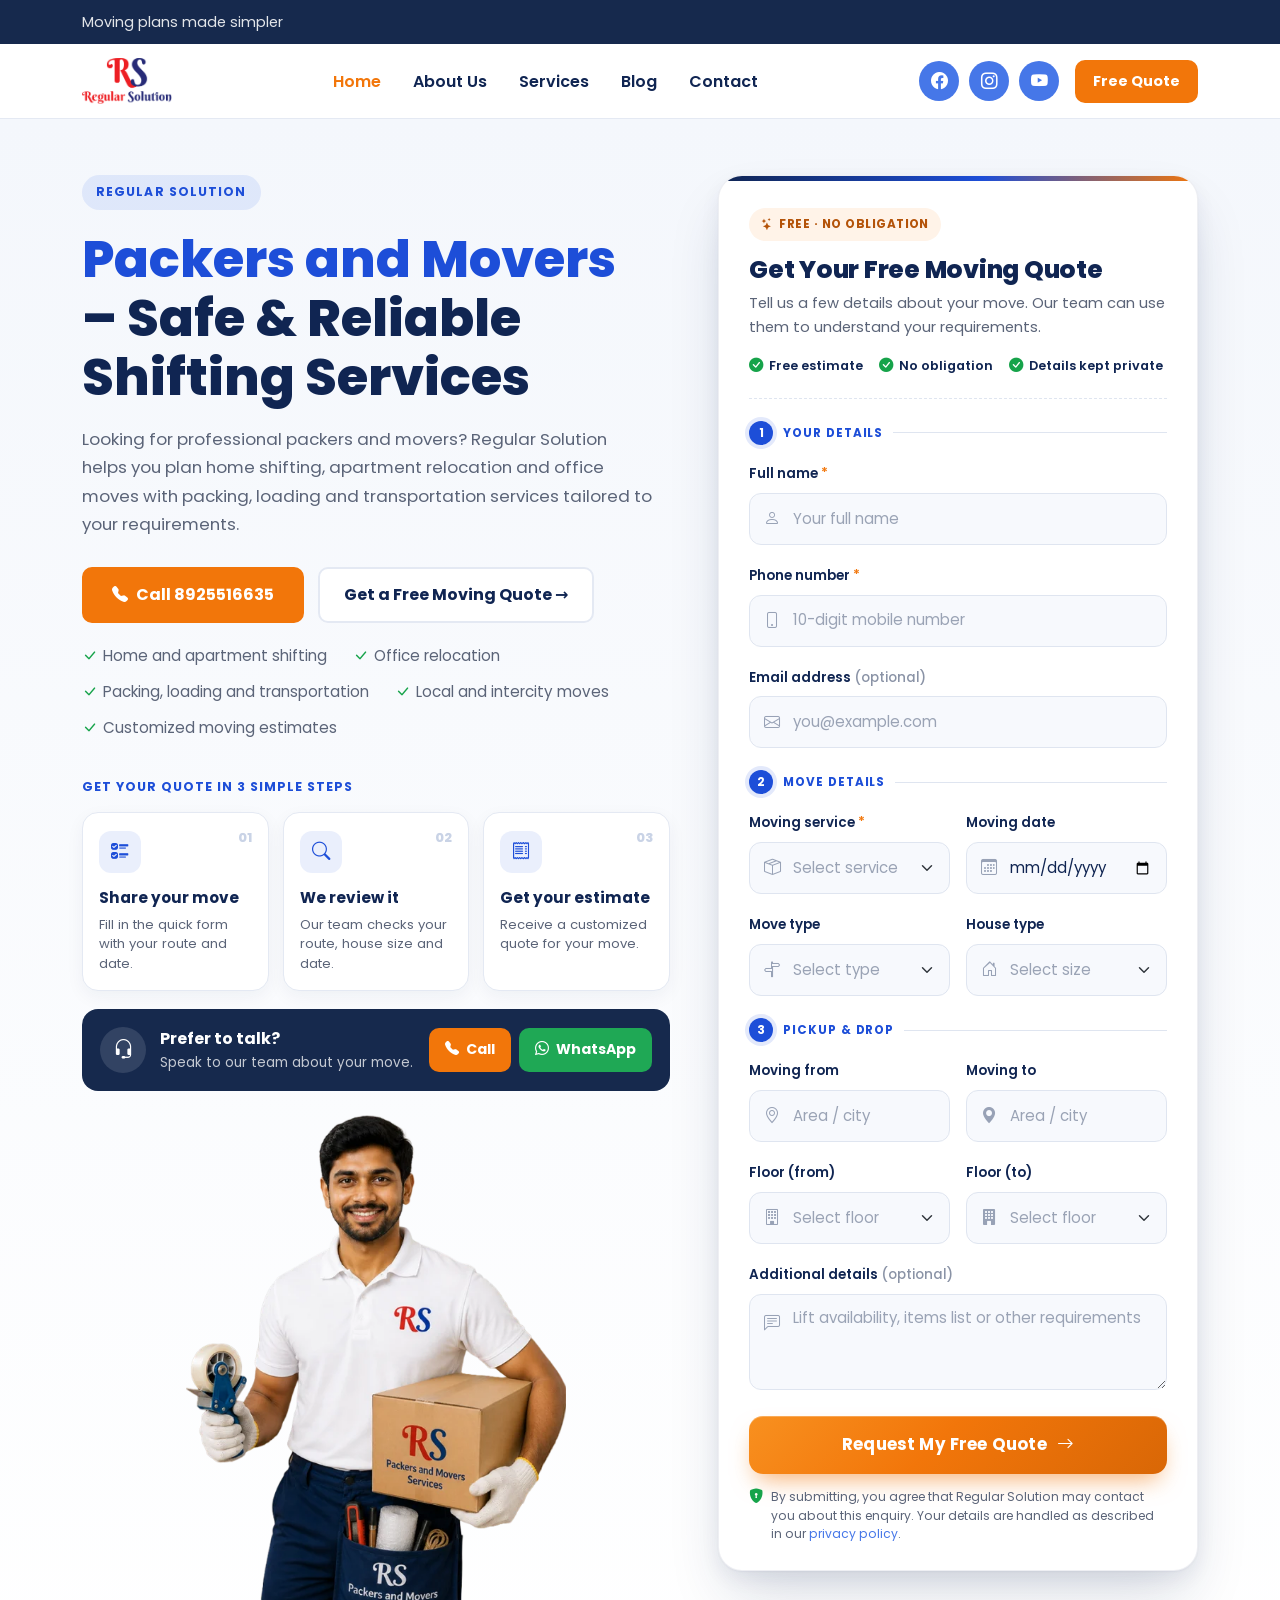
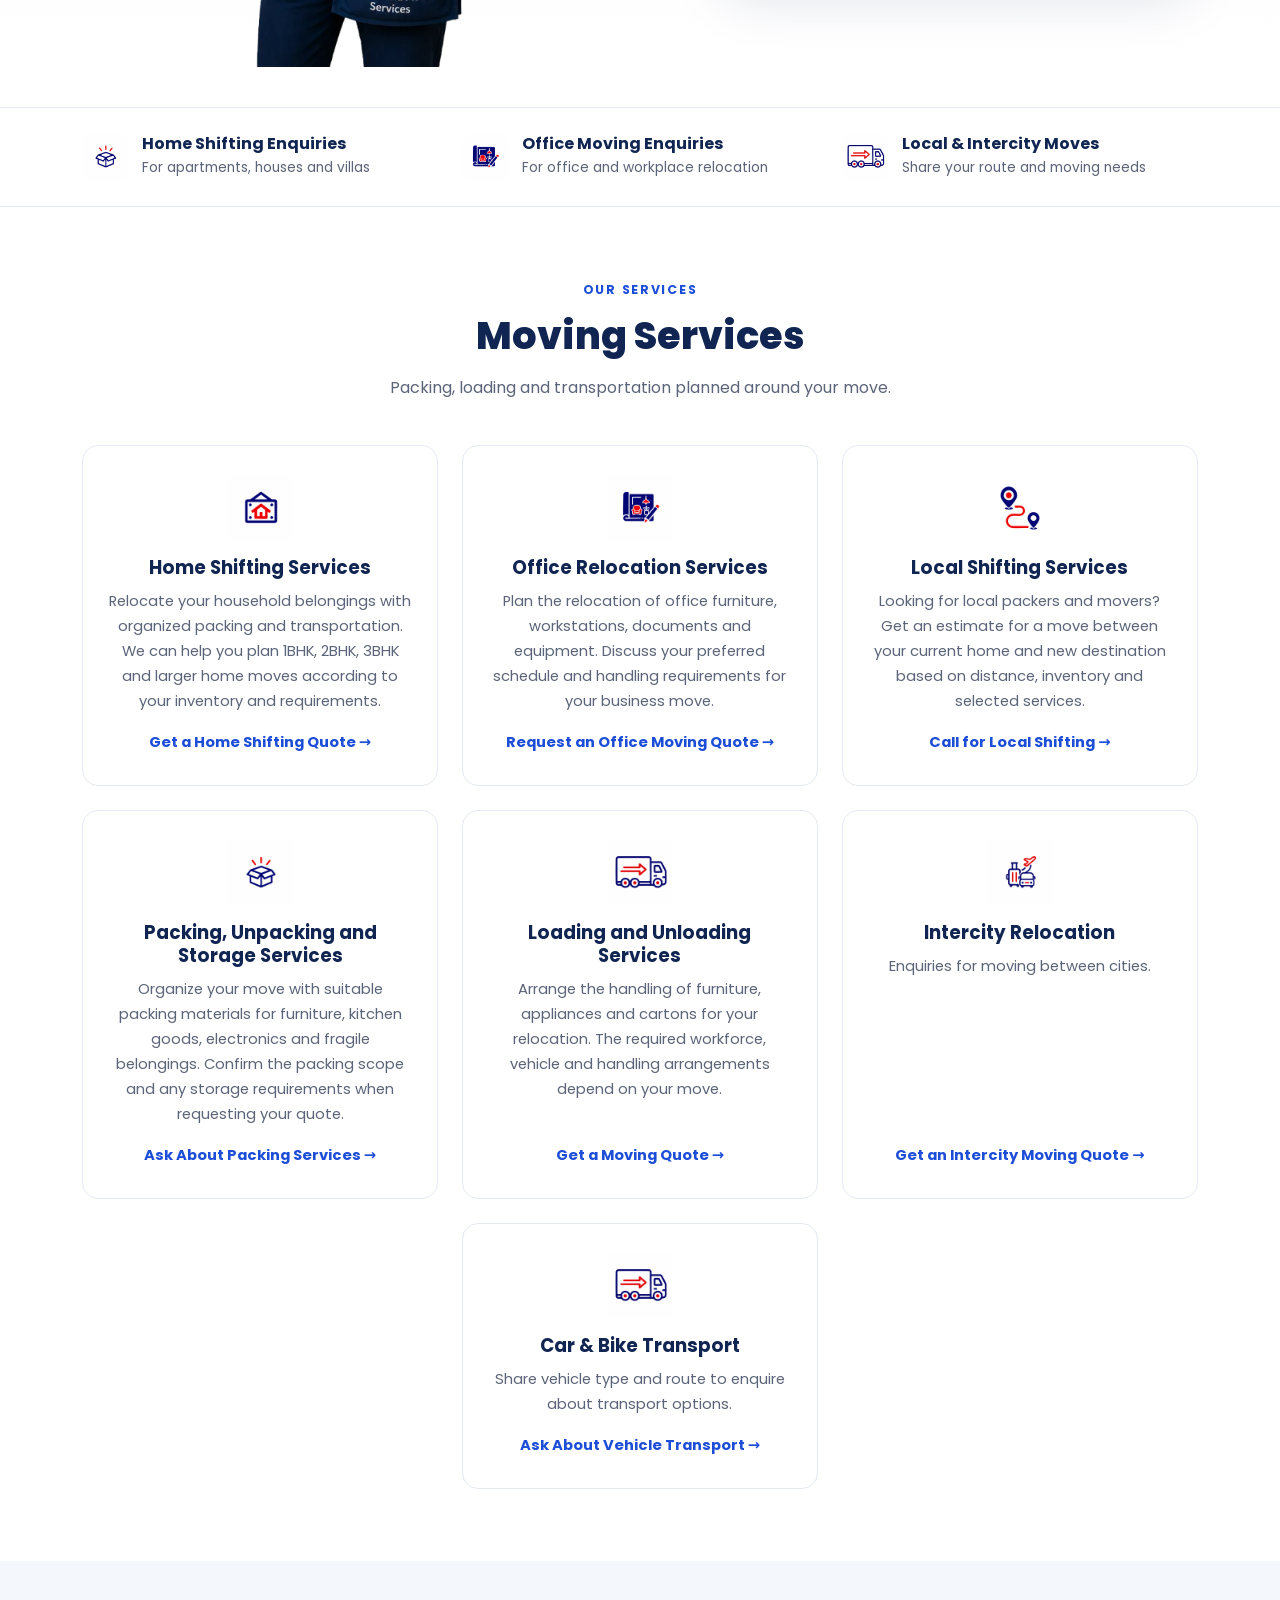
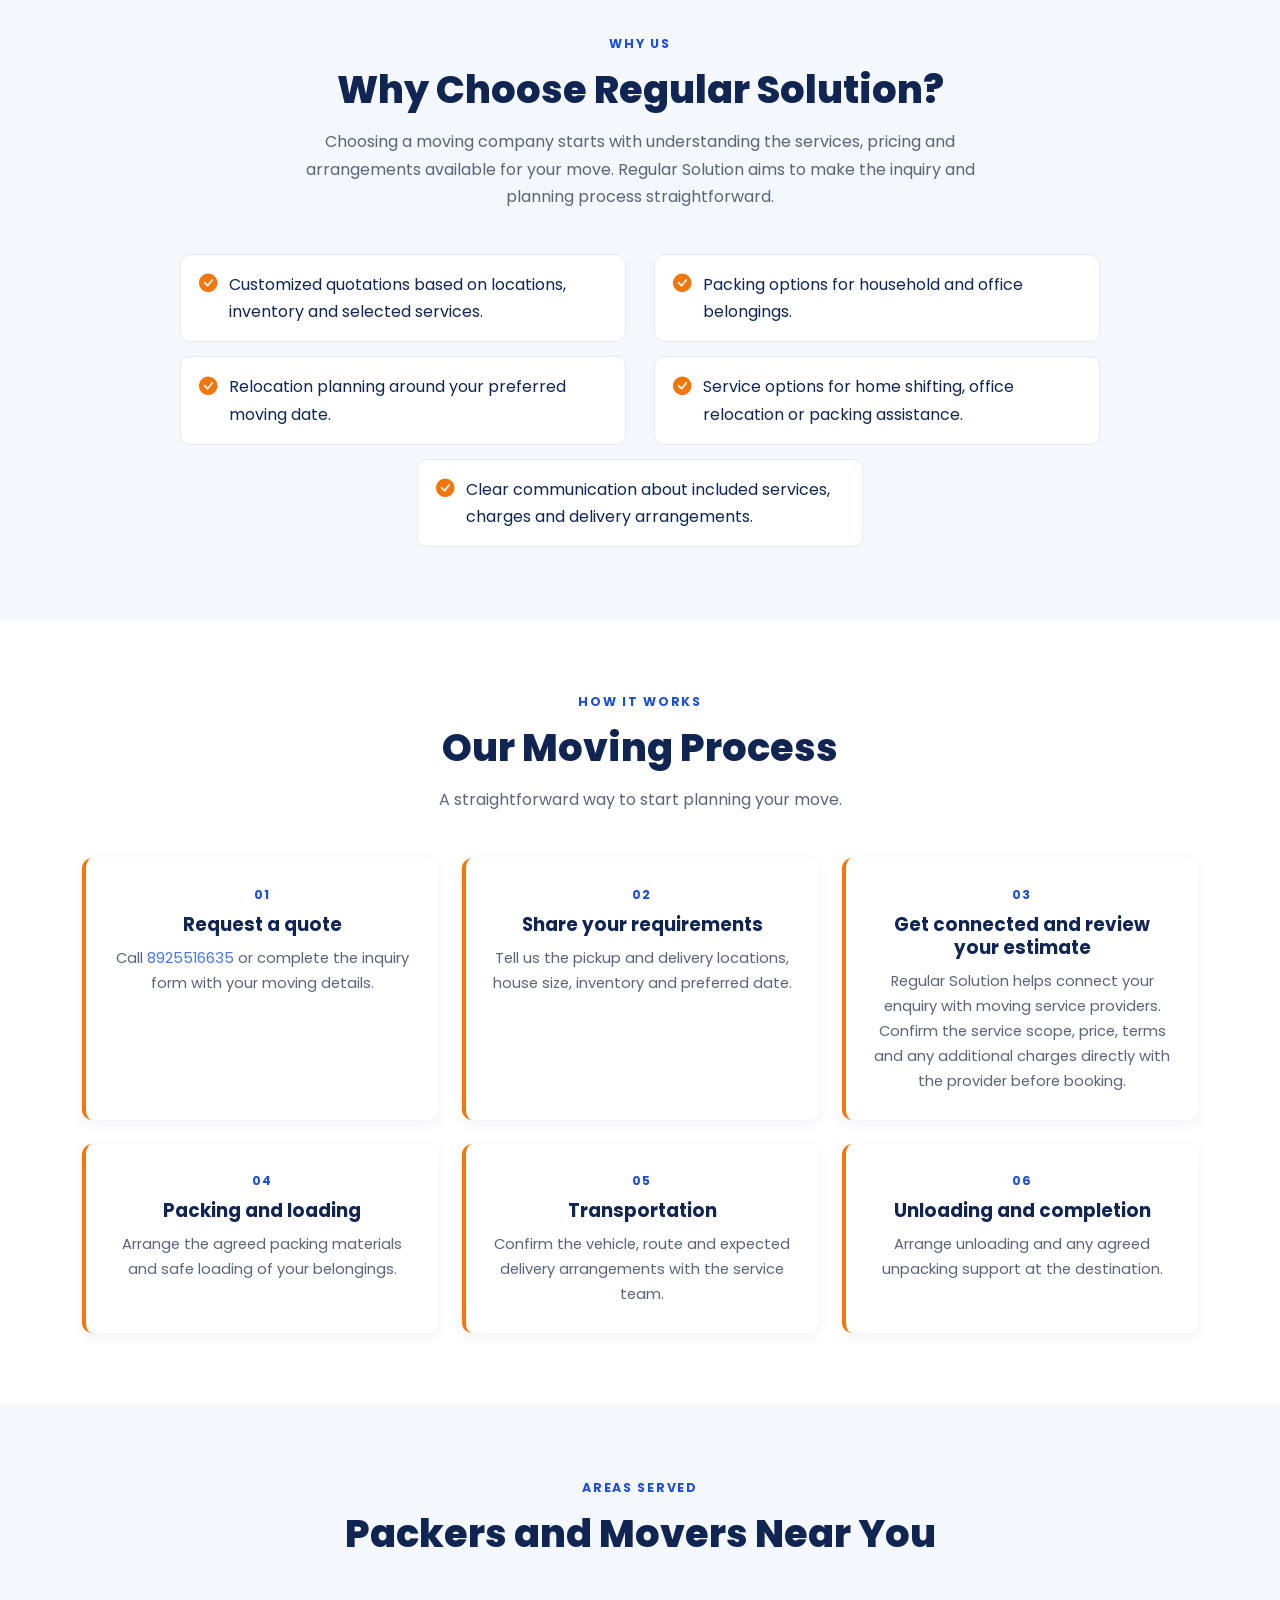
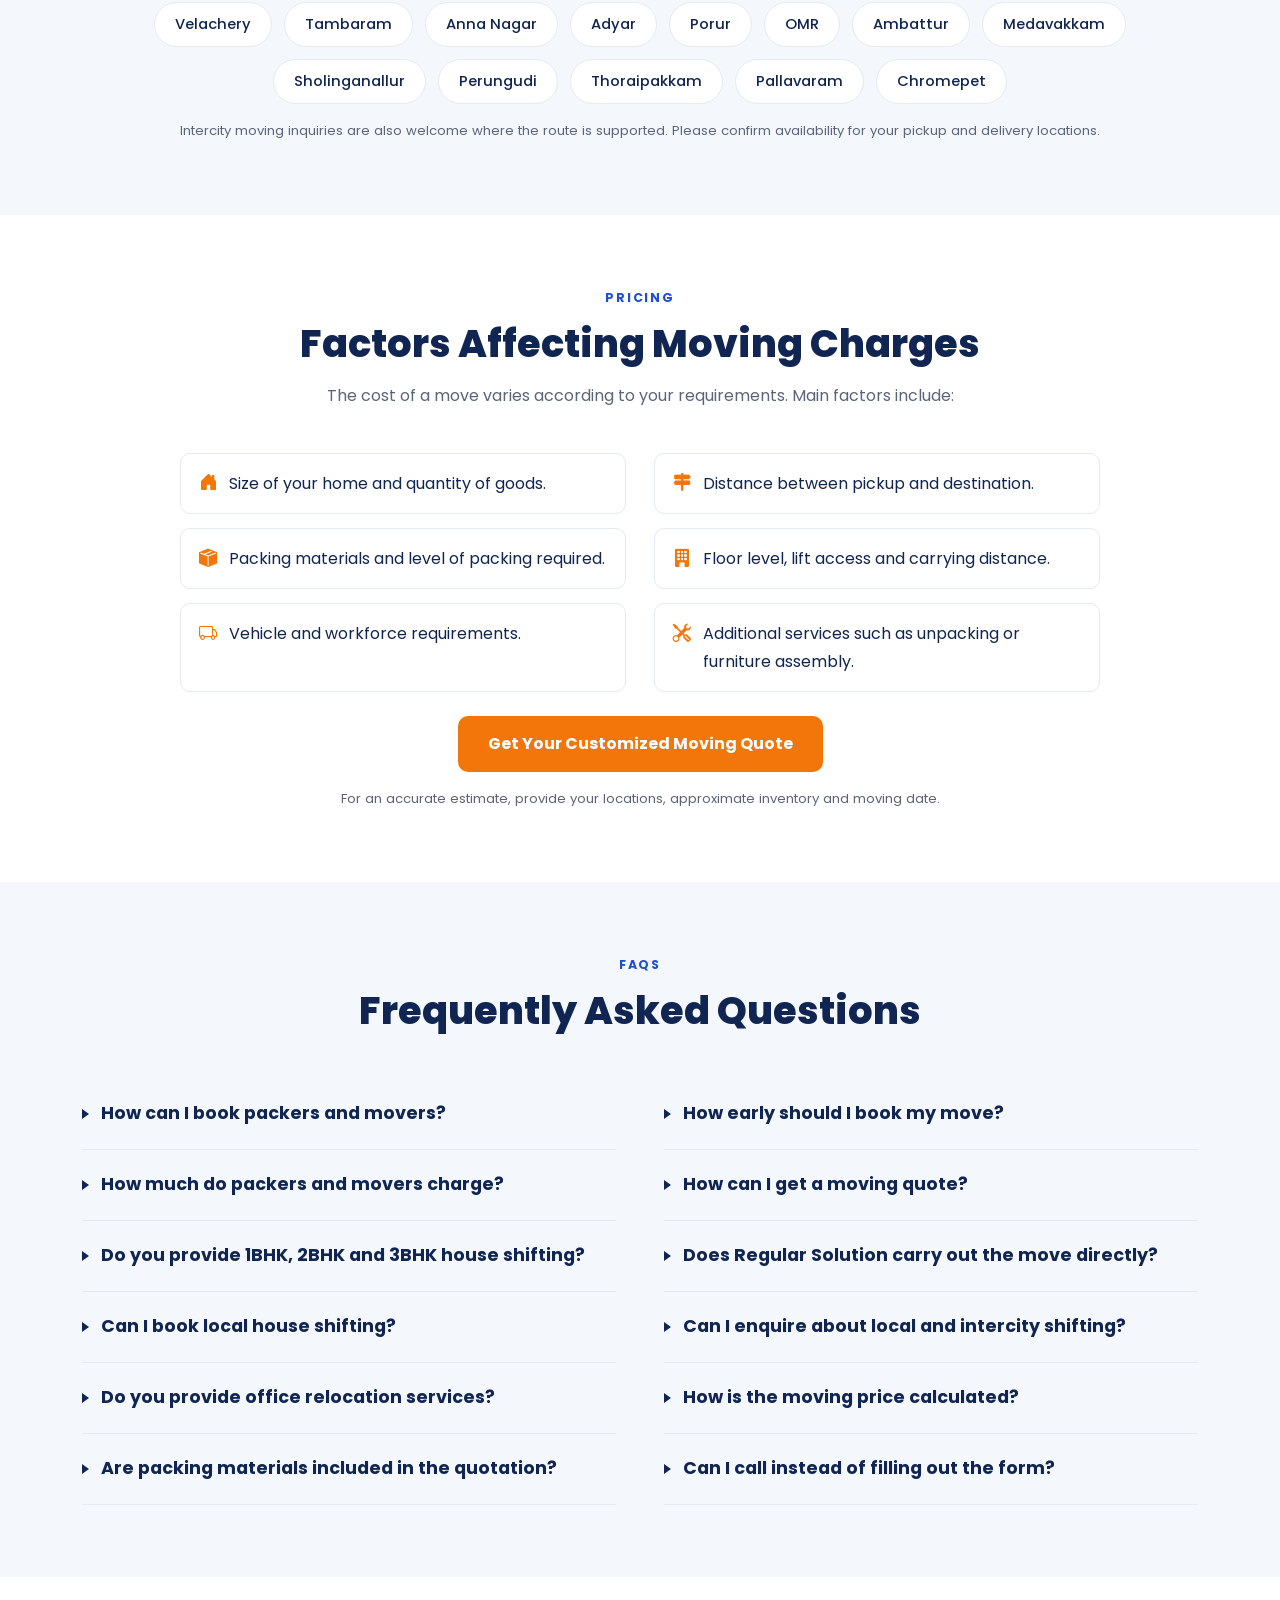
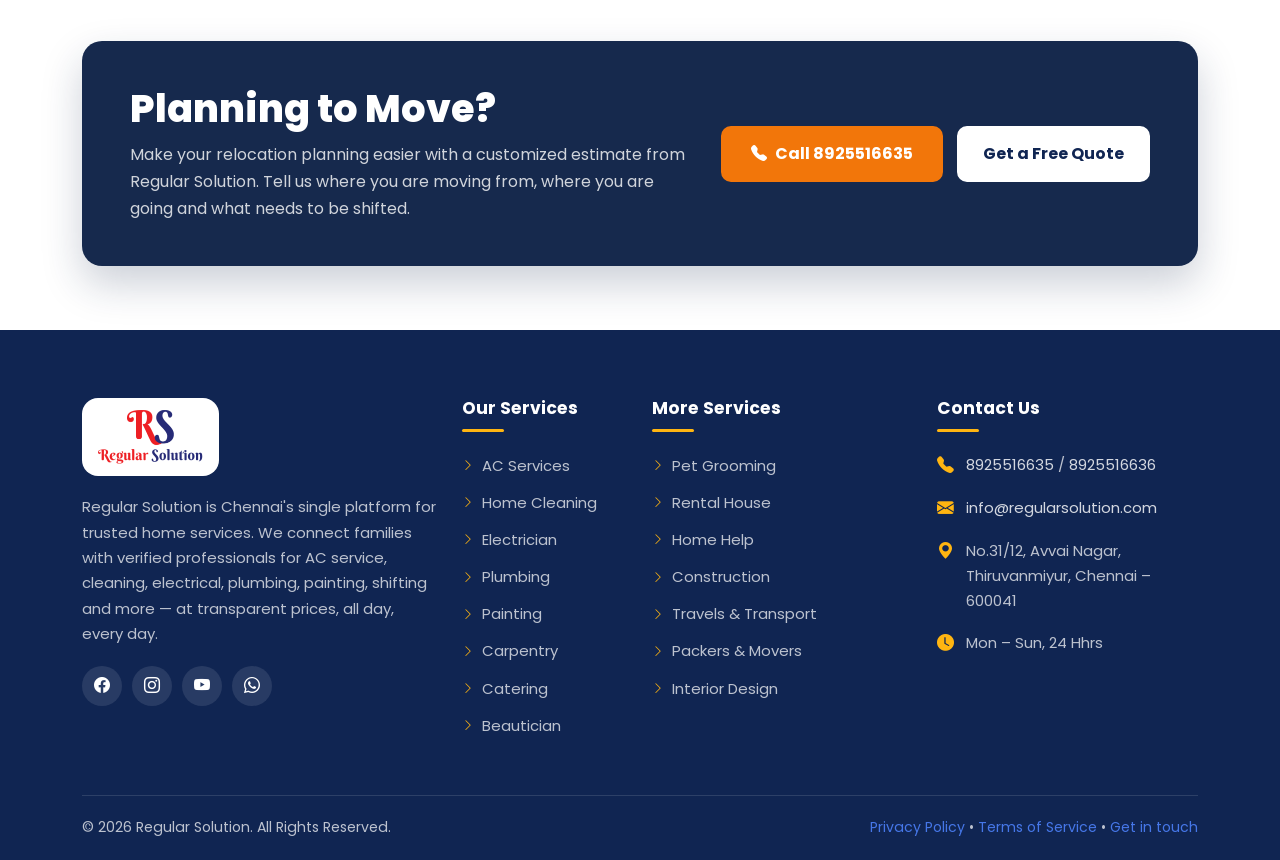
<file: regular-solution/index.html>
<!DOCTYPE html>
<html lang="en">

<head>
    <meta charset="utf-8">
    <meta name="viewport" content="width=device-width, initial-scale=1">
    <title>Packers and Movers | Regular Solution</title>
    <meta name="description"
        content="Looking for packers and movers? Contact Regular Solution for home shifting, office relocation, packing and moving estimates. Call 8925516635.">
    <meta name="keywords"
        content="packers and movers, house shifting services, home shifting services, local packers and movers, office relocation services">
    <meta name="author" content="Regular Solution">
    <meta name="theme-color" content="#16294d">
    <link rel="canonical" href="https://regularsolution.in/">

    <!-- Open Graph -->
    <meta property="og:type" content="website">
    <meta property="og:title" content="Packers and Movers | Regular Solution">
    <meta property="og:description"
        content="Home shifting, office relocation, packing and moving estimates. Call 8925516635.">
    <meta property="og:image" content="images/hero/packers-and-movers.webp">
    <meta property="og:url" content="https://regularsolution.in/">

    <link rel="icon" href="images/favicon-32.png" sizes="32x32" type="image/png">
    <link rel="icon" href="images/rs-icon.png" sizes="512x512" type="image/png">
    <link rel="apple-touch-icon" href="images/apple-touch-icon.png">

    <!-- Fonts -->
    <link rel="preconnect" href="https://fonts.googleapis.com">
    <link rel="preconnect" href="https://fonts.gstatic.com" crossorigin>
    <link href="https://fonts.googleapis.com/css2?family=Poppins:wght@400;500;600;700;800&display=swap"
        rel="stylesheet">

    <!-- Bootstrap 5 + Bootstrap Icons -->
    <link href="https://cdn.jsdelivr.net/npm/bootstrap@5.3.3/dist/css/bootstrap.min.css" rel="stylesheet">
    <link href="https://cdn.jsdelivr.net/npm/bootstrap-icons@1.11.3/font/bootstrap-icons.min.css" rel="stylesheet">

    <!-- Project styles: shared tokens first, then the landing layer -->
    <link href="css/style.css?v=20261114d" rel="stylesheet">
    <link href="css/landing.css?v=20261114d" rel="stylesheet">

    <!-- FAQ structured data: mirrors the FAQ section below -->
    <script type="application/ld+json">
    {
        "@context": "https://schema.org",
        "@type": "FAQPage",
        "mainEntity": [
            {"@type": "Question", "name": "How can I book packers and movers?",
             "acceptedAnswer": {"@type": "Answer", "text": "Call Regular Solution at 8925516635 or submit the inquiry form with your pickup location, destination, moving date and household inventory."}},
            {"@type": "Question", "name": "How much do packers and movers charge?",
             "acceptedAnswer": {"@type": "Answer", "text": "The price depends on the size of the move, distance, packing requirements, access conditions and additional services. Request a customized estimate."}},
            {"@type": "Question", "name": "Do you provide 1BHK, 2BHK and 3BHK house shifting?",
             "acceptedAnswer": {"@type": "Answer", "text": "Request an estimate for your house size and confirm availability and service scope before booking."}},
            {"@type": "Question", "name": "Can I book local house shifting?",
             "acceptedAnswer": {"@type": "Answer", "text": "Share your pickup and destination localities to confirm availability and receive a quote."}},
            {"@type": "Question", "name": "Do you provide office relocation services?",
             "acceptedAnswer": {"@type": "Answer", "text": "Contact the team with details of your office furniture, equipment, locations and preferred schedule to confirm available services."}},
            {"@type": "Question", "name": "Are packing materials included in the quotation?",
             "acceptedAnswer": {"@type": "Answer", "text": "Packing materials depend on the selected package. Ask for a quotation that states which materials and packing services are included."}},
            {"@type": "Question", "name": "How early should I book my move?",
             "acceptedAnswer": {"@type": "Answer", "text": "Contact the team as early as possible, especially for preferred dates or larger relocations. Confirm availability before booking."}},
            {"@type": "Question", "name": "How can I get a moving quote?",
             "acceptedAnswer": {"@type": "Answer", "text": "Call 8925516635 or fill in the quote form with your moving route, service type and preferred date, verify your mobile number with the OTP, and submit."}},
            {"@type": "Question", "name": "Does Regular Solution carry out the move directly?",
             "acceptedAnswer": {"@type": "Answer", "text": "Regular Solution is an enquiry and connection platform. We pass your requirement to moving service providers, and the move itself is carried out by the provider you agree terms with."}},
            {"@type": "Question", "name": "Can I enquire about local and intercity shifting?",
             "acceptedAnswer": {"@type": "Answer", "text": "Yes. Enter both the pickup and the destination area in the form — for a local move or between two cities — and mention any special requirements in the additional details box."}},
            {"@type": "Question", "name": "How is the moving price calculated?",
             "acceptedAnswer": {"@type": "Answer", "text": "Pricing depends on the volume of items, distance, floor and lift access, packing material and the date of the move. The provider confirms the final price with you after reviewing your requirement."}},
            {"@type": "Question", "name": "Can I call instead of filling out the form?",
             "acceptedAnswer": {"@type": "Answer", "text": "Yes. Call 8925516635 and share your moving details with our coordinator, who will record the same information for you."}}
        ]
    }
    </script>
</head>

<body class="lp">

    <a class="skip-link" href="#quote">Skip to the quote form</a>

    <!-- ==================== ANNOUNCEMENT BAR ==================== -->
    <div class="lp-announce">
        <div class="container">
            <span data-site="lp_announce">Moving plans made simpler</span>
        </div>
    </div>

    <!-- ==================== HEADER ==================== -->
    <header class="lp-header">
        <div class="container">
            <a class="lp-brand" href="index.html" aria-label="Regular Solution – Packers and Movers">
                <img src="images/logo.png" data-site-src="logo" alt="Regular Solution" width="420" height="215">
            </a>

            <nav class="lp-topnav" aria-label="Main">
                <a href="index.html" aria-current="page">Home</a>
                <a href="about.html">About Us</a>
                <a href="services.html">Services</a>
                <a href="blog.html">Blog</a>
                <a href="contact.html">Contact</a>
            </nav>

            <div class="lp-header-actions">
                <div class="nav-social">
                    <a href="https://www.facebook.com/profile.php?id=100093007427833" data-site-href="url:facebook" target="_blank" rel="noopener" aria-label="Regular Solution on Facebook"><i class="bi bi-facebook"></i></a>
                    <a href="https://www.instagram.com/regularsolution23/" data-site-href="url:instagram" target="_blank" rel="noopener" aria-label="Regular Solution on Instagram"><i class="bi bi-instagram"></i></a>
                    <a href="https://www.youtube.com/@RegularSolution" data-site-href="url:youtube" target="_blank" rel="noopener" aria-label="Regular Solution on YouTube"><i class="bi bi-youtube"></i></a>
                </div>
                <!-- <a class="btn btn-lp-ghost btn-sm-lp" href="tel:8925516635" data-site-href="tel:landing_phone">
                    <i class="bi bi-telephone-fill me-1" aria-hidden="true"></i><span>8925516635</span>
                </a> -->
                <a class="btn btn-lp-orange btn-sm-lp" href="#quote">Free Quote</a>
            </div>
        </div>
    </header>

    <main id="main">

        <!-- ==================== 1. HERO + QUOTE FORM ==================== -->
        <section class="lp-hero lp-hero--copy-first">
            <div class="container">
                <div class="lp-hero-grid">

                    <!-- Copy -->
                    <div class="lp-hero-copy-col">
                        <span class="lp-eyebrow" data-site="lp_eyebrow">Regular Solution</span>
                        <h1 data-site="lp_hero_title"><span class="hl">Packers and Movers</span> – Safe &amp; Reliable Shifting Services</h1>
                        <p class="lp-hero-copy" data-site="lp_hero_text">Looking for professional packers and movers? Regular Solution helps you plan home shifting, apartment relocation and office moves with packing, loading and transportation services tailored to your requirements.</p>

                        <div class="lp-actions">
                            <a class="btn btn-lp-orange" href="tel:8925516635" data-site-href="tel:landing_phone">
                                <i class="bi bi-telephone-fill me-2" aria-hidden="true"></i>Call <span data-site="landing_phone">8925516635</span>
                            </a>
                            <a class="btn btn-lp-ghost" href="#quote">Get a Free Moving Quote &rarr;</a>
                        </div>

                        <ul class="lp-ticks">
                            <li><i class="bi bi-check-lg" aria-hidden="true"></i>Home and apartment shifting</li>
                            <li><i class="bi bi-check-lg" aria-hidden="true"></i>Office relocation</li>
                            <li><i class="bi bi-check-lg" aria-hidden="true"></i>Packing, loading and transportation
                            </li>
                            <li><i class="bi bi-check-lg" aria-hidden="true"></i>Local and intercity moves</li>
                            <li><i class="bi bi-check-lg" aria-hidden="true"></i>Customized moving estimates</li>
                        </ul>

                        <!-- Fills the space beside the tall quote form on desktop
                             (hidden in the stacked tablet/mobile layout). -->
                        <div class="lp-hero-extras">
                            <p class="lp-mini-title">Get your quote in 3 simple steps</p>
                            <ol class="lp-mini-steps">
                                <li>
                                    <span class="lp-mini-icon"><i class="bi bi-ui-checks" aria-hidden="true"></i></span>
                                    <strong>Share your move</strong>
                                    <span>Fill in the quick form with your route and date.</span>
                                </li>
                                <li>
                                    <span class="lp-mini-icon"><i class="bi bi-search" aria-hidden="true"></i></span>
                                    <strong>We review it</strong>
                                    <span>Our team checks your route, house size and date.</span>
                                </li>
                                <li>
                                    <span class="lp-mini-icon"><i class="bi bi-receipt" aria-hidden="true"></i></span>
                                    <strong>Get your estimate</strong>
                                    <span>Receive a customized quote for your move.</span>
                                </li>
                            </ol>

                            <div class="lp-talk">
                                <span class="lp-talk-icon"><i class="bi bi-headset" aria-hidden="true"></i></span>
                                <div class="lp-talk-text">
                                    <strong>Prefer to talk?</strong>
                                    <span>Speak to our team about your move.</span>
                                </div>
                                <div class="lp-talk-actions">
                                    <a class="lp-talk-btn lp-talk-btn--call" href="tel:8925516635" data-site-href="tel:landing_phone">
                                        <i class="bi bi-telephone-fill" aria-hidden="true"></i>Call
                                    </a>
                                    <a class="lp-talk-btn lp-talk-btn--wa" href="https://wa.me/918925516635" data-site-href="wa:whatsapp" target="_blank" rel="noopener">
                                        <i class="bi bi-whatsapp" aria-hidden="true"></i>WhatsApp
                                    </a>
                                </div>
                            </div>
                        </div>

                        <img class="lp-hero-photo" src="images/hero/packers-and-movers.webp"
                            alt="Regular Solution packing professional holding a sealed carton" width="539"
                            height="741">
                    </div>

                    <!-- 2. Quick quote form -->
                    <div class="lp-hero-form-col" id="quote">
                        <div class="lp-quote">
                            <div class="lp-quote-head">
                                <span class="lp-quote-badge"><i class="bi bi-stars" aria-hidden="true"></i>Free &middot; No obligation</span>
                                <h2>Get Your Free Moving Quote</h2>
                                <p class="lp-quote-sub">
                                    Tell us a few details about your move. Our team can use them to understand your
                                    requirements.
                                </p>
                                <ul class="lp-quote-perks">
                                    <li><i class="bi bi-check-circle-fill" aria-hidden="true"></i>Free estimate</li>
                                    <li><i class="bi bi-check-circle-fill" aria-hidden="true"></i>No obligation</li>
                                    <li><i class="bi bi-check-circle-fill" aria-hidden="true"></i>Details kept private</li>
                                </ul>
                            </div>

                            <form class="needs-validation" name="home-quote" action="/thank-you.html" method="post"
                                data-netlify="true" netlify-honeypot="company" data-otp-form novalidate>
                                <input type="hidden" name="form-name" value="home-quote">
                                <input type="hidden" name="form_name" value="Packers and movers home page">
                                <!-- Honeypot: hidden from people, filled in by bots -->
                                <div class="hp-field" aria-hidden="true">
                                    <label for="qCompany">Company</label>
                                    <input type="text" id="qCompany" name="company" tabindex="-1" autocomplete="off">
                                </div>

                                <!-- Step 1: contact details -->
                                <fieldset class="lp-fs">
                                    <legend class="lp-qstep"><span class="lp-step-num">1</span>Your details</legend>
                                    <div class="row g-3">
                                        <div class="col-12">
                                            <label class="form-label" for="qName">Full name <span class="req" aria-hidden="true">*</span></label>
                                            <div class="lp-field">
                                                <i class="bi bi-person lp-field-icon" aria-hidden="true"></i>
                                                <input class="form-control" type="text" id="qName" name="name"
                                                    autocomplete="name" placeholder="Your full name" required>
                                                <div class="invalid-feedback">Please enter your name.</div>
                                            </div>
                                        </div>

                                        <div class="col-12">
                                            <label class="form-label" for="qPhone">Phone number <span class="req" aria-hidden="true">*</span></label>
                                            <!-- The phone input must stay a direct child of .otp-row:
                                                 js/script.js marks its parent as verified. -->
                                            <div class="otp-row lp-field">
                                                <i class="bi bi-phone lp-field-icon" aria-hidden="true"></i>
                                                <input class="form-control" type="tel" id="qPhone" name="phone"
                                                    inputmode="numeric" autocomplete="tel" maxlength="15"
                                                    placeholder="10-digit mobile number" required data-otp-phone>
                                                <button class="btn btn-otp" type="button" data-otp-send>Send OTP</button>
                                            </div>
                                            <div class="invalid-feedback">Enter a valid 10-digit mobile number.</div>

                                            <div class="otp-box d-none" data-otp-box>
                                                <label class="form-label" for="qOtp">Enter the 6-digit OTP</label>
                                                <div class="otp-row">
                                                    <input class="form-control otp-code" type="text" id="qOtp"
                                                        inputmode="numeric" maxlength="6" placeholder="••••••"
                                                        autocomplete="one-time-code" data-otp-input>
                                                    <button class="btn btn-otp" type="button"
                                                        data-otp-verify>Verify</button>
                                                </div>
                                                <p class="otp-note" data-otp-note aria-live="polite"></p>
                                            </div>
                                        </div>

                                        <div class="col-12">
                                            <label class="form-label" for="qEmail">Email address <span class="opt">(optional)</span></label>
                                            <div class="lp-field">
                                                <i class="bi bi-envelope lp-field-icon" aria-hidden="true"></i>
                                                <input class="form-control" type="email" id="qEmail" name="email"
                                                    autocomplete="email" placeholder="you@example.com">
                                                <div class="invalid-feedback">Please enter a valid email address.</div>
                                            </div>
                                        </div>
                                    </div>
                                </fieldset>

                                <!-- Step 2: what is moving -->
                                <fieldset class="lp-fs">
                                    <legend class="lp-qstep"><span class="lp-step-num">2</span>Move details</legend>
                                    <div class="row g-3">
                                        <div class="col-md-6">
                                            <label class="form-label" for="qService">Moving service <span class="req" aria-hidden="true">*</span></label>
                                            <div class="lp-field">
                                                <i class="bi bi-box-seam lp-field-icon" aria-hidden="true"></i>
                                                <select class="form-select" id="qService" name="service" required>
                                                    <option value="" selected disabled>Select service</option>
                                                    <option>House Shifting</option>
                                                    <option>Office Relocation</option>
                                                    <option>Local Shifting</option>
                                                    <option>Intercity Relocation</option>
                                                    <option>Car &amp; Bike Transport</option>
                                                    <option>Packing &amp; Storage</option>
                                                </select>
                                                <div class="invalid-feedback">Please select a moving service.</div>
                                            </div>
                                        </div>

                                        <div class="col-md-6">
                                            <label class="form-label" for="qDate">Moving date</label>
                                            <div class="lp-field">
                                                <i class="bi bi-calendar3 lp-field-icon" aria-hidden="true"></i>
                                                <input class="form-control" type="date" id="qDate" name="date">
                                            </div>
                                        </div>

                                        <div class="col-md-6">
                                            <label class="form-label" for="qMoveType">Move type</label>
                                            <div class="lp-field">
                                                <i class="bi bi-signpost-split lp-field-icon" aria-hidden="true"></i>
                                                <select class="form-select" id="qMoveType" name="move_type">
                                                    <option value="" selected>Select type</option>
                                                    <option>Within city</option>
                                                    <option>Intercity</option>
                                                    <option>Outer city</option>
                                                    <option>Part load</option>
                                                </select>
                                            </div>
                                        </div>

                                        <div class="col-md-6">
                                            <label class="form-label" for="qHouseType">House type</label>
                                            <div class="lp-field">
                                                <i class="bi bi-house-door lp-field-icon" aria-hidden="true"></i>
                                                <select class="form-select" id="qHouseType" name="house_type">
                                                    <option value="" selected>Select size</option>
                                                    <option>1 RK</option>
                                                    <option>1 BHK</option>
                                                    <option>2 BHK</option>
                                                    <option>3 BHK</option>
                                                    <option>4 BHK+</option>
                                                    <option>Villa / Independent house</option>
                                                    <option>Office / Commercial</option>
                                                </select>
                                            </div>
                                        </div>
                                    </div>
                                </fieldset>

                                <!-- Step 3: route -->
                                <fieldset class="lp-fs">
                                    <legend class="lp-qstep"><span class="lp-step-num">3</span>Pickup &amp; drop</legend>
                                    <div class="row g-3">
                                        <div class="col-md-6">
                                            <label class="form-label" for="qFrom">Moving from</label>
                                            <div class="lp-field">
                                                <i class="bi bi-geo-alt lp-field-icon" aria-hidden="true"></i>
                                                <input class="form-control" type="text" id="qFrom" name="from"
                                                    placeholder="Area / city">
                                            </div>
                                        </div>

                                        <div class="col-md-6">
                                            <label class="form-label" for="qTo">Moving to</label>
                                            <div class="lp-field">
                                                <i class="bi bi-geo-alt-fill lp-field-icon" aria-hidden="true"></i>
                                                <input class="form-control" type="text" id="qTo" name="to"
                                                    placeholder="Area / city">
                                            </div>
                                        </div>

                                        <div class="col-md-6">
                                            <label class="form-label" for="qFloorFrom">Floor (from)</label>
                                            <div class="lp-field">
                                                <i class="bi bi-building lp-field-icon" aria-hidden="true"></i>
                                                <select class="form-select" id="qFloorFrom" name="floor_from">
                                                    <option value="" selected>Select floor</option>
                                                    <option>Ground floor</option>
                                                    <option>1st floor</option>
                                                    <option>2nd floor</option>
                                                    <option>3rd floor</option>
                                                    <option>4th floor</option>
                                                    <option>5th floor</option>
                                                    <option>6th – 10th floor</option>
                                                    <option>Above 10th floor</option>
                                                </select>
                                            </div>
                                        </div>

                                        <div class="col-md-6">
                                            <label class="form-label" for="qFloorTo">Floor (to)</label>
                                            <div class="lp-field">
                                                <i class="bi bi-building-fill lp-field-icon" aria-hidden="true"></i>
                                                <select class="form-select" id="qFloorTo" name="floor_to">
                                                    <option value="" selected>Select floor</option>
                                                    <option>Ground floor</option>
                                                    <option>1st floor</option>
                                                    <option>2nd floor</option>
                                                    <option>3rd floor</option>
                                                    <option>4th floor</option>
                                                    <option>5th floor</option>
                                                    <option>6th – 10th floor</option>
                                                    <option>Above 10th floor</option>
                                                </select>
                                            </div>
                                        </div>

                                        <div class="col-12">
                                            <label class="form-label" for="qMessage">Additional details <span class="opt">(optional)</span></label>
                                            <div class="lp-field lp-field--area">
                                                <i class="bi bi-chat-left-text lp-field-icon" aria-hidden="true"></i>
                                                <textarea class="form-control" id="qMessage" name="message" rows="3"
                                                    placeholder="Lift availability, items list or other requirements"></textarea>
                                            </div>
                                        </div>
                                    </div>
                                </fieldset>

                                <button class="btn lp-submit w-100" type="submit">
                                    Request My Free Quote<i class="bi bi-arrow-right" aria-hidden="true"></i>
                                </button>
                                <p class="lp-consent">
                                    <i class="bi bi-shield-lock-fill" aria-hidden="true"></i>
                                    <span>By submitting, you agree that Regular Solution may contact you about this
                                    enquiry. Your details are handled as described in our
                                    <a href="privacy.html">privacy policy</a>.</span>
                                </p>

                                <div class="alert d-none" data-form-message></div>
                            </form>
                        </div>
                    </div>
                </div>
            </div>
        </section>

        <!-- ==================== TRUST STRIP ==================== -->
        <section class="lp-trust">
            <div class="container">
                <h2 class="visually-hidden">What you can enquire about</h2>
                <div class="lp-trust-grid">
                    <div class="lp-trust-item">
                        <img src="images/services/packers-movers.jpg" alt="" aria-hidden="true" width="46" height="46"
                            loading="lazy">
                        <div>
                            <h3>Home Shifting Enquiries</h3>
                            <p>For apartments, houses and villas</p>
                        </div>
                    </div>
                    <div class="lp-trust-item">
                        <img src="images/services/interior-design.jpg" alt="" aria-hidden="true" width="46" height="46"
                            loading="lazy">
                        <div>
                            <h3>Office Moving Enquiries</h3>
                            <p>For office and workplace relocation</p>
                        </div>
                    </div>
                    <div class="lp-trust-item">
                        <img src="images/services/transport.jpg" alt="" aria-hidden="true" width="46" height="46"
                            loading="lazy">
                        <div>
                            <h3>Local &amp; Intercity Moves</h3>
                            <p>Share your route and moving needs</p>
                        </div>
                    </div>
                </div>
            </div>
        </section>

        <!-- ==================== 3. OUR SERVICES ==================== -->
        <section class="lp-section" id="services">
            <div class="container">
                <div class="lp-head">
                    <span class="lp-tag">Our Services</span>
                    <h2>Moving Services</h2>
                    <p>Packing, loading and transportation planned around your move.</p>
                </div>

                <div class="lp-cards lp-cards--center">
                    <article class="lp-card" id="home-shifting">
                        <img src="images/services/rental-house.jpg" alt="" aria-hidden="true" width="64" height="64"
                            loading="lazy">
                        <h3>Home Shifting Services</h3>
                        <p>
                            Relocate your household belongings with organized packing and transportation. We can
                            help you plan 1BHK, 2BHK, 3BHK and larger home moves according to your inventory and
                            requirements.
                        </p>
                        <a class="lp-card-link" href="#quote">Get a Home Shifting Quote &rarr;</a>
                    </article>

                    <article class="lp-card" id="office-relocation">
                        <img src="images/services/interior-design.jpg" alt="" aria-hidden="true" width="64" height="64"
                            loading="lazy">
                        <h3>Office Relocation Services</h3>
                        <p>
                            Plan the relocation of office furniture, workstations, documents and equipment. Discuss
                            your preferred schedule and handling requirements for your business move.
                        </p>
                        <a class="lp-card-link" href="#quote">Request an Office Moving Quote &rarr;</a>
                    </article>

                    <article class="lp-card">
                        <img src="images/services/local-route.jpg" alt="" aria-hidden="true" width="64" height="64"
                            loading="lazy">
                        <h3>Local Shifting Services</h3>
                        <p>
                            Looking for local packers and movers? Get an estimate for a move between your
                            current home and new destination based on distance, inventory and selected services.
                        </p>
                        <a class="lp-card-link" href="tel:8925516635" data-site-href="tel:landing_phone">Call for Local Shifting &rarr;</a>
                    </article>

                    <article class="lp-card">
                        <img src="images/services/packers-movers.jpg" alt="" aria-hidden="true" width="64" height="64"
                            loading="lazy">
                        <h3>Packing, Unpacking and Storage Services</h3>
                        <p>
                            Organize your move with suitable packing materials for furniture, kitchen goods,
                            electronics and fragile belongings. Confirm the packing scope and any storage
                            requirements when requesting your quote.
                        </p>
                        <a class="lp-card-link" href="#quote">Ask About Packing Services &rarr;</a>
                    </article>

                    <article class="lp-card">
                        <img src="images/services/transport.jpg" alt="" aria-hidden="true" width="64" height="64"
                            loading="lazy">
                        <h3>Loading and Unloading Services</h3>
                        <p>
                            Arrange the handling of furniture, appliances and cartons for your relocation. The
                            required workforce, vehicle and handling arrangements depend on your move.
                        </p>
                        <a class="lp-card-link" href="#quote">Get a Moving Quote &rarr;</a>
                    </article>

                    <article class="lp-card">
                        <img src="images/services/travels.jpg" alt="" aria-hidden="true" width="64" height="64"
                            loading="lazy">
                        <h3>Intercity Relocation</h3>
                        <p>Enquiries for moving between cities.</p>
                        <a class="lp-card-link" href="#quote">Get an Intercity Moving Quote &rarr;</a>
                    </article>

                    <article class="lp-card">
                        <img src="images/services/transport.jpg" alt="" aria-hidden="true" width="64" height="64"
                            loading="lazy">
                        <h3>Car &amp; Bike Transport</h3>
                        <p>Share vehicle type and route to enquire about transport options.</p>
                        <a class="lp-card-link" href="#quote">Ask About Vehicle Transport &rarr;</a>
                    </article>
                </div>
            </div>
        </section>

        <!-- ==================== 4. WHY CHOOSE ==================== -->
        <section class="lp-section lp-section--soft">
            <div class="container">
                <div class="lp-head">
                    <span class="lp-tag">Why Us</span>
                    <h2>Why Choose Regular Solution?</h2>
                    <p>
                        Choosing a moving company starts with understanding the services, pricing and arrangements
                        available for your move. Regular Solution aims to make the inquiry and planning process
                        straightforward.
                    </p>
                </div>

                <ul class="lp-checklist">
                    <li><i class="bi bi-check-circle-fill" aria-hidden="true"></i>Customized quotations based on
                        locations, inventory and selected services.</li>
                    <li><i class="bi bi-check-circle-fill" aria-hidden="true"></i>Packing options for household and
                        office belongings.</li>
                    <li><i class="bi bi-check-circle-fill" aria-hidden="true"></i>Relocation planning around your
                        preferred moving date.</li>
                    <li><i class="bi bi-check-circle-fill" aria-hidden="true"></i>Service options for home shifting,
                        office relocation or packing assistance.</li>
                    <li><i class="bi bi-check-circle-fill" aria-hidden="true"></i>Clear communication about included
                        services, charges and delivery arrangements.</li>
                </ul>
            </div>
        </section>

        <!-- ==================== 5. MOVING PROCESS ==================== -->
        <section class="lp-section">
            <div class="container">
                <div class="lp-head">
                    <span class="lp-tag">How It Works</span>
                    <h2>Our Moving Process</h2>
                    <p>A straightforward way to start planning your move.</p>
                </div>

                <div class="lp-steps">
                    <article class="lp-step">
                        <span class="lp-step-no">01</span>
                        <h3>Request a quote</h3>
                        <p>Call <a href="tel:8925516635" data-site-href="tel:landing_phone" data-site="landing_phone">8925516635</a> or complete the inquiry form with your moving
                            details.</p>
                    </article>
                    <article class="lp-step">
                        <span class="lp-step-no">02</span>
                        <h3>Share your requirements</h3>
                        <p>Tell us the pickup and delivery locations, house size, inventory and preferred date.</p>
                    </article>
                    <article class="lp-step">
                        <span class="lp-step-no">03</span>
                        <h3>Get connected and review your estimate</h3>
                        <p>Regular Solution helps connect your enquiry with moving service providers. Confirm the
                            service scope, price, terms and any additional charges directly with the provider before
                            booking.</p>
                    </article>
                    <article class="lp-step">
                        <span class="lp-step-no">04</span>
                        <h3>Packing and loading</h3>
                        <p>Arrange the agreed packing materials and safe loading of your belongings.</p>
                    </article>
                    <article class="lp-step">
                        <span class="lp-step-no">05</span>
                        <h3>Transportation</h3>
                        <p>Confirm the vehicle, route and expected delivery arrangements with the service team.</p>
                    </article>
                    <article class="lp-step">
                        <span class="lp-step-no">06</span>
                        <h3>Unloading and completion</h3>
                        <p>Arrange unloading and any agreed unpacking support at the destination.</p>
                    </article>
                </div>
            </div>
        </section>

        <!-- ==================== 6. AREAS SERVED ==================== -->
        <!-- TODO: keep only localities Regular Solution genuinely serves. -->
        <section class="lp-section lp-section--soft">
            <div class="container">
                <div class="lp-head">
                    <span class="lp-tag">Areas Served</span>
                    <h2>Packers and Movers Near You</h2>
                </div>

                <ul class="lp-areas">
                    <li>Velachery</li>
                    <li>Tambaram</li>
                    <li>Anna Nagar</li>
                    <li>Adyar</li>
                    <li>Porur</li>
                    <li>OMR</li>
                    <li>Ambattur</li>
                    <li>Medavakkam</li>
                    <li>Sholinganallur</li>
                    <li>Perungudi</li>
                    <li>Thoraipakkam</li>
                    <li>Pallavaram</li>
                    <li>Chromepet</li>
                </ul>
                <p class="lp-areas-note">
                    Intercity moving inquiries are also welcome where the route is supported. Please confirm
                    availability for your pickup and delivery locations.
                </p>
            </div>
        </section>

        <!-- ==================== 7. MOVING CHARGES ==================== -->
        <section class="lp-section">
            <div class="container">
                <div class="lp-head">
                    <span class="lp-tag">Pricing</span>
                    <h2>Factors Affecting Moving Charges</h2>
                    <p>The cost of a move varies according to your requirements. Main factors include:</p>
                </div>

                <ul class="lp-checklist">
                    <li><i class="bi bi-house-door-fill" aria-hidden="true"></i>Size of your home and quantity of goods.
                    </li>
                    <li><i class="bi bi-signpost-2-fill" aria-hidden="true"></i>Distance between pickup and destination.
                    </li>
                    <li><i class="bi bi-box-seam-fill" aria-hidden="true"></i>Packing materials and level of packing
                        required.</li>
                    <li><i class="bi bi-building-fill" aria-hidden="true"></i>Floor level, lift access and carrying
                        distance.</li>
                    <li><i class="bi bi-truck" aria-hidden="true"></i>Vehicle and workforce requirements.</li>
                    <li><i class="bi bi-tools" aria-hidden="true"></i>Additional services such as unpacking or furniture
                        assembly.</li>
                </ul>

                <div class="text-center mt-4">
                    <a class="btn btn-lp-orange" href="#quote">Get Your Customized Moving Quote</a>
                    <p class="lp-areas-note mt-3">
                        For an accurate estimate, provide your locations, approximate inventory and moving date.
                    </p>
                </div>
            </div>
        </section>

        <!-- ==================== 8. REVIEWS & TRUST ==================== -->
        <!-- Add only genuine customer reviews or an approved Google Business Profile
         widget here. Do not publish fabricated testimonials, ratings or counts. -->

        <!-- ==================== 9. FAQ ==================== -->
        <section class="lp-section lp-section--soft">
            <div class="container">
                <div class="lp-head">
                    <span class="lp-tag">FAQs</span>
                    <h2>Frequently Asked Questions</h2>
                </div>

                <div class="lp-faq">
                    <div class="lp-faq-col">
                    <details>
                        <summary>How can I book packers and movers?</summary>
                        <p>
                            Call Regular Solution at <a href="tel:8925516635" data-site-href="tel:landing_phone" data-site="landing_phone">8925516635</a> or submit the inquiry
                            form with your pickup location, destination, moving date and household inventory.
                        </p>
                    </details>
                    <details>
                        <summary>How much do packers and movers charge?</summary>
                        <p>
                            The price depends on the size of the move, distance, packing requirements, access
                            conditions and additional services. Request a customized estimate.
                        </p>
                    </details>
                    <details>
                        <summary>Do you provide 1BHK, 2BHK and 3BHK house shifting?</summary>
                        <p>Request an estimate for your house size and confirm availability and service scope before
                            booking.</p>
                    </details>
                    <details>
                        <summary>Can I book local house shifting?</summary>
                        <p>Share your pickup and destination localities to confirm availability and receive a quote.</p>
                    </details>
                    <details>
                        <summary>Do you provide office relocation services?</summary>
                        <p>
                            Contact the team with details of your office furniture, equipment, locations and
                            preferred schedule to confirm available services.
                        </p>
                    </details>
                    <details>
                        <summary>Are packing materials included in the quotation?</summary>
                        <p>
                            Packing materials depend on the selected package. Ask for a quotation that states which
                            materials and packing services are included.
                        </p>
                    </details>
                    </div>
                    <div class="lp-faq-col">
                    <details>
                        <summary>How early should I book my move?</summary>
                        <p>
                            Contact the team as early as possible, especially for preferred dates or larger
                            relocations. Confirm availability before booking.
                        </p>
                    </details>
                    <details>
                        <summary>How can I get a moving quote?</summary>
                        <p>Call <a href="tel:8925516635" data-site-href="tel:landing_phone" data-site="landing_phone">8925516635</a> or fill in the quote form with your moving
                            route, service type and preferred date, verify your mobile number with the OTP, and
                            submit.</p>
                    </details>
                    <details>
                        <summary>Does Regular Solution carry out the move directly?</summary>
                        <p>
                            Regular Solution is an enquiry and connection platform. We pass your requirement to
                            moving service providers, and the move itself is carried out by the provider you agree
                            terms with.
                        </p>
                    </details>
                    <details>
                        <summary>Can I enquire about local and intercity shifting?</summary>
                        <p>
                            Yes. Enter both the pickup and the destination area in the form &mdash; for a local move or
                            between two cities &mdash; and mention any special requirements in the
                            additional details box.
                        </p>
                    </details>
                    <details>
                        <summary>How is the moving price calculated?</summary>
                        <p>
                            Pricing depends on the volume of items, distance, floor and lift access, packing material
                            and the date of the move. The provider confirms the final price with you after reviewing
                            your requirement.
                        </p>
                    </details>
                    <details>
                        <summary>Can I call instead of filling out the form?</summary>
                        <p>
                            Yes. Call <a href="tel:8925516635" data-site-href="tel:landing_phone" data-site="landing_phone">8925516635</a> and share your moving details with our
                            coordinator, who will record the same information for you.
                        </p>
                    </details>
                    </div>
                </div>
            </div>
        </section>

        <!-- ==================== 10. FINAL CTA ==================== -->
        <section class="lp-cta" id="contact">
            <div class="container">
                <div class="lp-cta-grid">
                    <div>
                        <h2 data-site="lp_cta_title">Planning to Move?</h2>
                        <p data-site="lp_cta_text">Make your relocation planning easier with a customized estimate from Regular Solution. Tell us where you are moving from, where you are going and what needs to be shifted.</p>
                    </div>
                    <div class="lp-actions mb-0">
                        <a class="btn btn-lp-orange" href="tel:8925516635" data-site-href="tel:landing_phone">
                            <i class="bi bi-telephone-fill me-2" aria-hidden="true"></i>Call <span data-site="landing_phone">8925516635</span>
                        </a>
                        <a class="btn btn-lp-ghost" href="#quote">Get a Free Quote</a>
                    </div>
                </div>
            </div>
        </section>

    </main>

    <!-- ==================== FOOTER ==================== -->
    <footer class="site-footer">
        <div class="container">
            <div class="row g-4">
                <div class="col-lg-4 col-md-6">
                    <div class="footer-logo">
                        <img src="images/logo.png" data-site-src="logo" alt="Regular Solution" width="420" height="215" loading="lazy">
                    </div>
                    <h2 class="visually-hidden">About Regular Solution</h2>
                    <p data-site="footer_about">Regular Solution is Chennai&#039;s single platform for trusted home services. We connect families with verified professionals for AC service, cleaning, electrical, plumbing, painting, shifting and more — at transparent prices, all day, every day.</p>
                    <div class="footer-social">
                        <a href="https://www.facebook.com/profile.php?id=100093007427833" data-site-href="url:facebook" target="_blank" rel="noopener" aria-label="Facebook"><i class="bi bi-facebook"></i></a>
                        <a href="https://www.instagram.com/regularsolution23/" data-site-href="url:instagram" target="_blank" rel="noopener" aria-label="Instagram"><i class="bi bi-instagram"></i></a>
                        <a href="https://www.youtube.com/@RegularSolution" data-site-href="url:youtube" target="_blank" rel="noopener" aria-label="YouTube"><i class="bi bi-youtube"></i></a>
                        <a href="https://wa.me/918925516635" data-site-href="wa:whatsapp" target="_blank" rel="noopener" aria-label="WhatsApp"><i class="bi bi-whatsapp"></i></a>
                    </div>
                </div>
    
                <div class="col-lg-2 col-md-6 col-6">
                    <h3>Our Services</h3>
                    <ul class="footer-links list-clean">
                        <li><a href="services.html">AC Services</a></li>
                        <li><a href="services.html">Home Cleaning</a></li>
                        <li><a href="services.html">Electrician</a></li>
                        <li><a href="services.html">Plumbing</a></li>
                        <li><a href="services.html">Painting</a></li>
                        <li><a href="services.html">Carpentry</a></li>
                        <li><a href="services.html">Catering</a></li>
                        <li><a href="services.html">Beautician</a></li>
                    </ul>
                </div>
    
                <div class="col-lg-3 col-md-6 col-6">
                    <h3>More Services</h3>
                    <ul class="footer-links list-clean">
                        <li><a href="services.html">Pet Grooming</a></li>
                        <li><a href="services.html">Rental House</a></li>
                        <li><a href="services.html">Home Help</a></li>
                        <li><a href="services.html">Construction</a></li>
                        <li><a href="services.html">Travels &amp; Transport</a></li>
                        <li><a href="services.html">Packers &amp; Movers</a></li>
                        <li><a href="services.html">Interior Design</a></li>
                    </ul>
                </div>
    
                <div class="col-lg-3 col-md-6">
                    <h3>Contact Us</h3>
                    <ul class="footer-contact list-clean">
                        <li>
                            <i class="bi bi-telephone-fill" aria-hidden="true"></i>
                            <span><a href="tel:8925516635" data-site-href="tel:landing_phone" data-site="landing_phone">8925516635</a> / <a href="tel:8925516636" data-site-href="tel:phone2" data-site="phone2">8925516636</a></span>
                        </li>
                        <li>
                            <i class="bi bi-envelope-fill" aria-hidden="true"></i>
                            <span><a href="mailto:info@regularsolution.com" data-site-href="mailto:email" data-site="email">info@regularsolution.com</a></span>
                        </li>
                        <li>
                            <i class="bi bi-geo-alt-fill" aria-hidden="true"></i>
                            <span data-site="address">No.31/12, Avvai Nagar,<br>Thiruvanmiyur, Chennai – 600041</span>
                        </li>
                        <li>
                            <i class="bi bi-clock-fill" aria-hidden="true"></i>
                            <span data-site="hours">Mon – Sun, 24 Hhrs</span>
                        </li>
                    </ul>
                </div>
            </div>
    
            <div class="footer-bottom">
                <div class="row align-items-center g-2">
                    <div class="col-md-6">
                        <p>&copy; <span data-current-year>2026</span> <span data-site="copyright">Regular Solution. All Rights Reserved.</span></p>
                    </div>
                    <div class="col-md-6 text-md-end">
                        <p><a href="privacy.html">Privacy Policy</a> &bull; <a href="terms.html">Terms of Service</a> &bull; <a href="contact.html">Get in touch</a></p>
                    </div>
                </div>
            </div>
        </div>
    </footer>

    <!-- Scripts -->
    <script src="https://cdn.jsdelivr.net/npm/bootstrap@5.3.3/dist/js/bootstrap.bundle.min.js"></script>
    <script src="js/script.js?v=20261114c"></script>
</body>

</html>
</file>
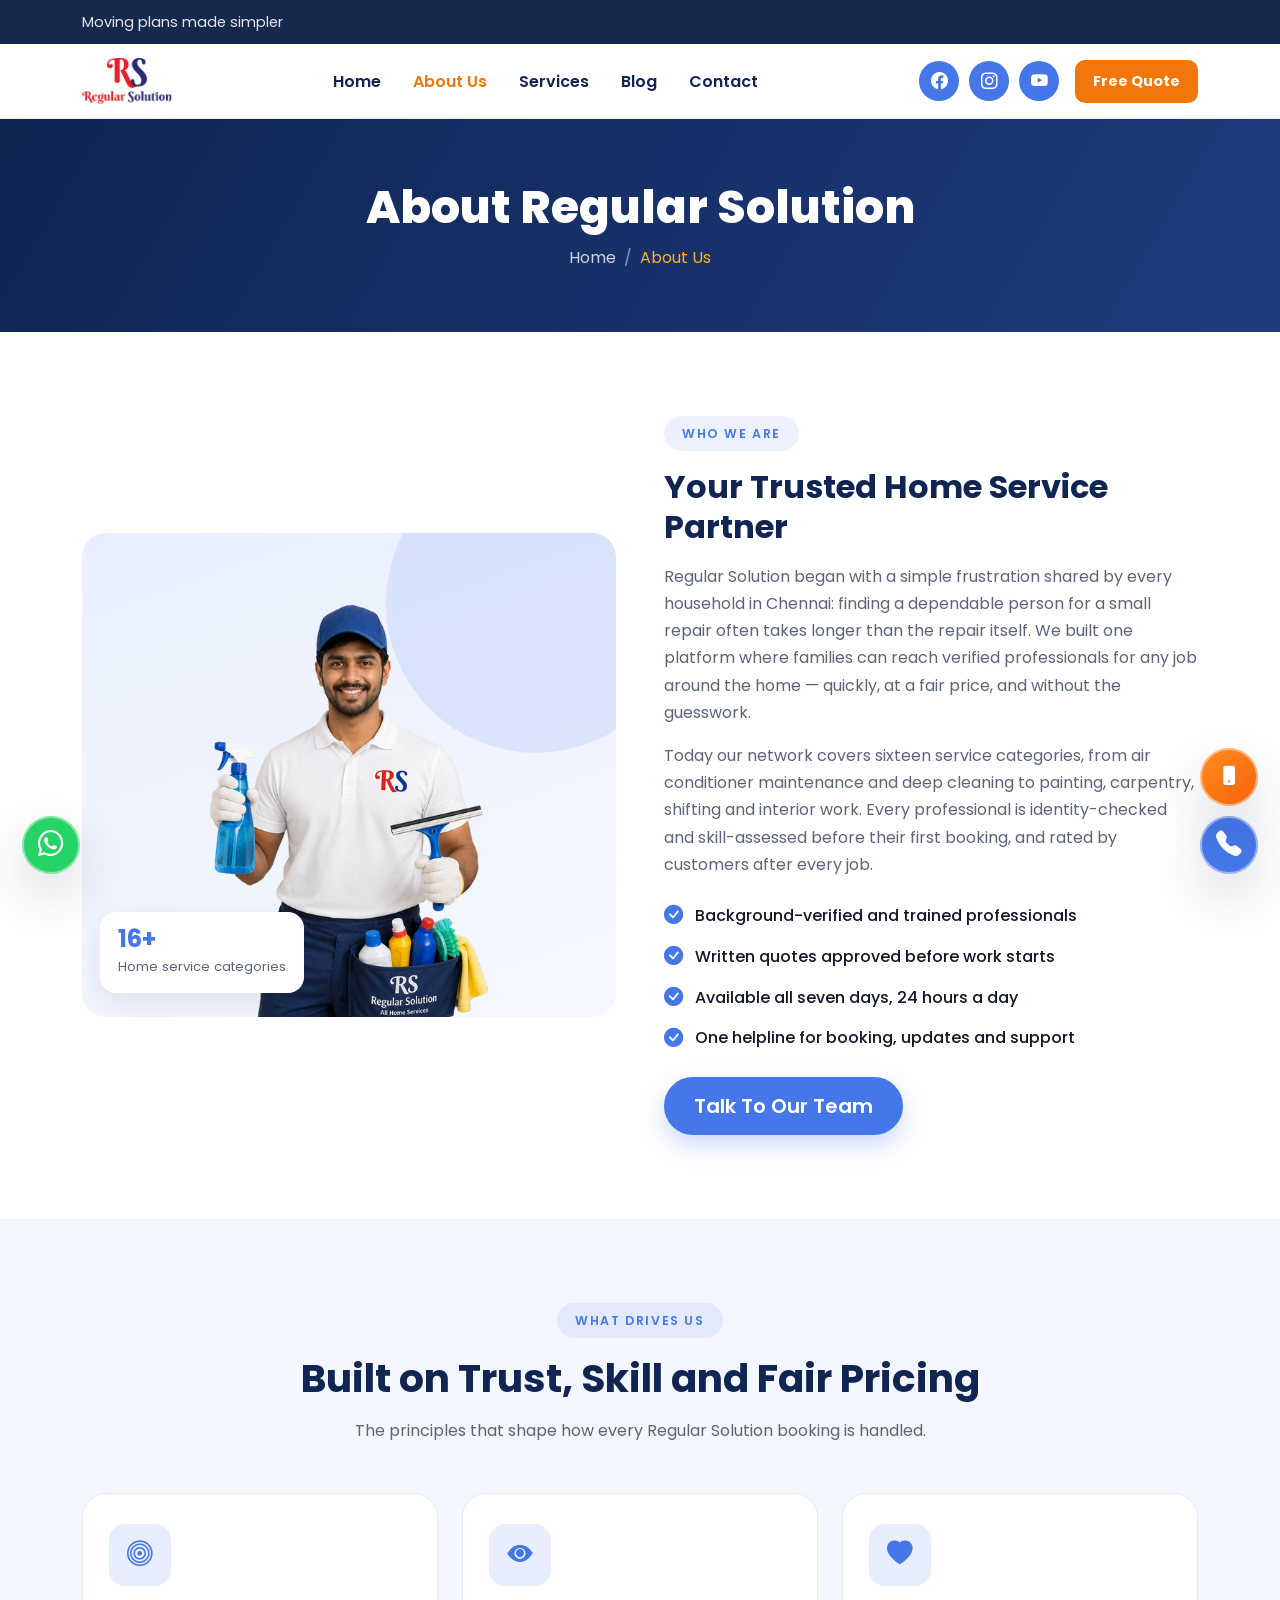
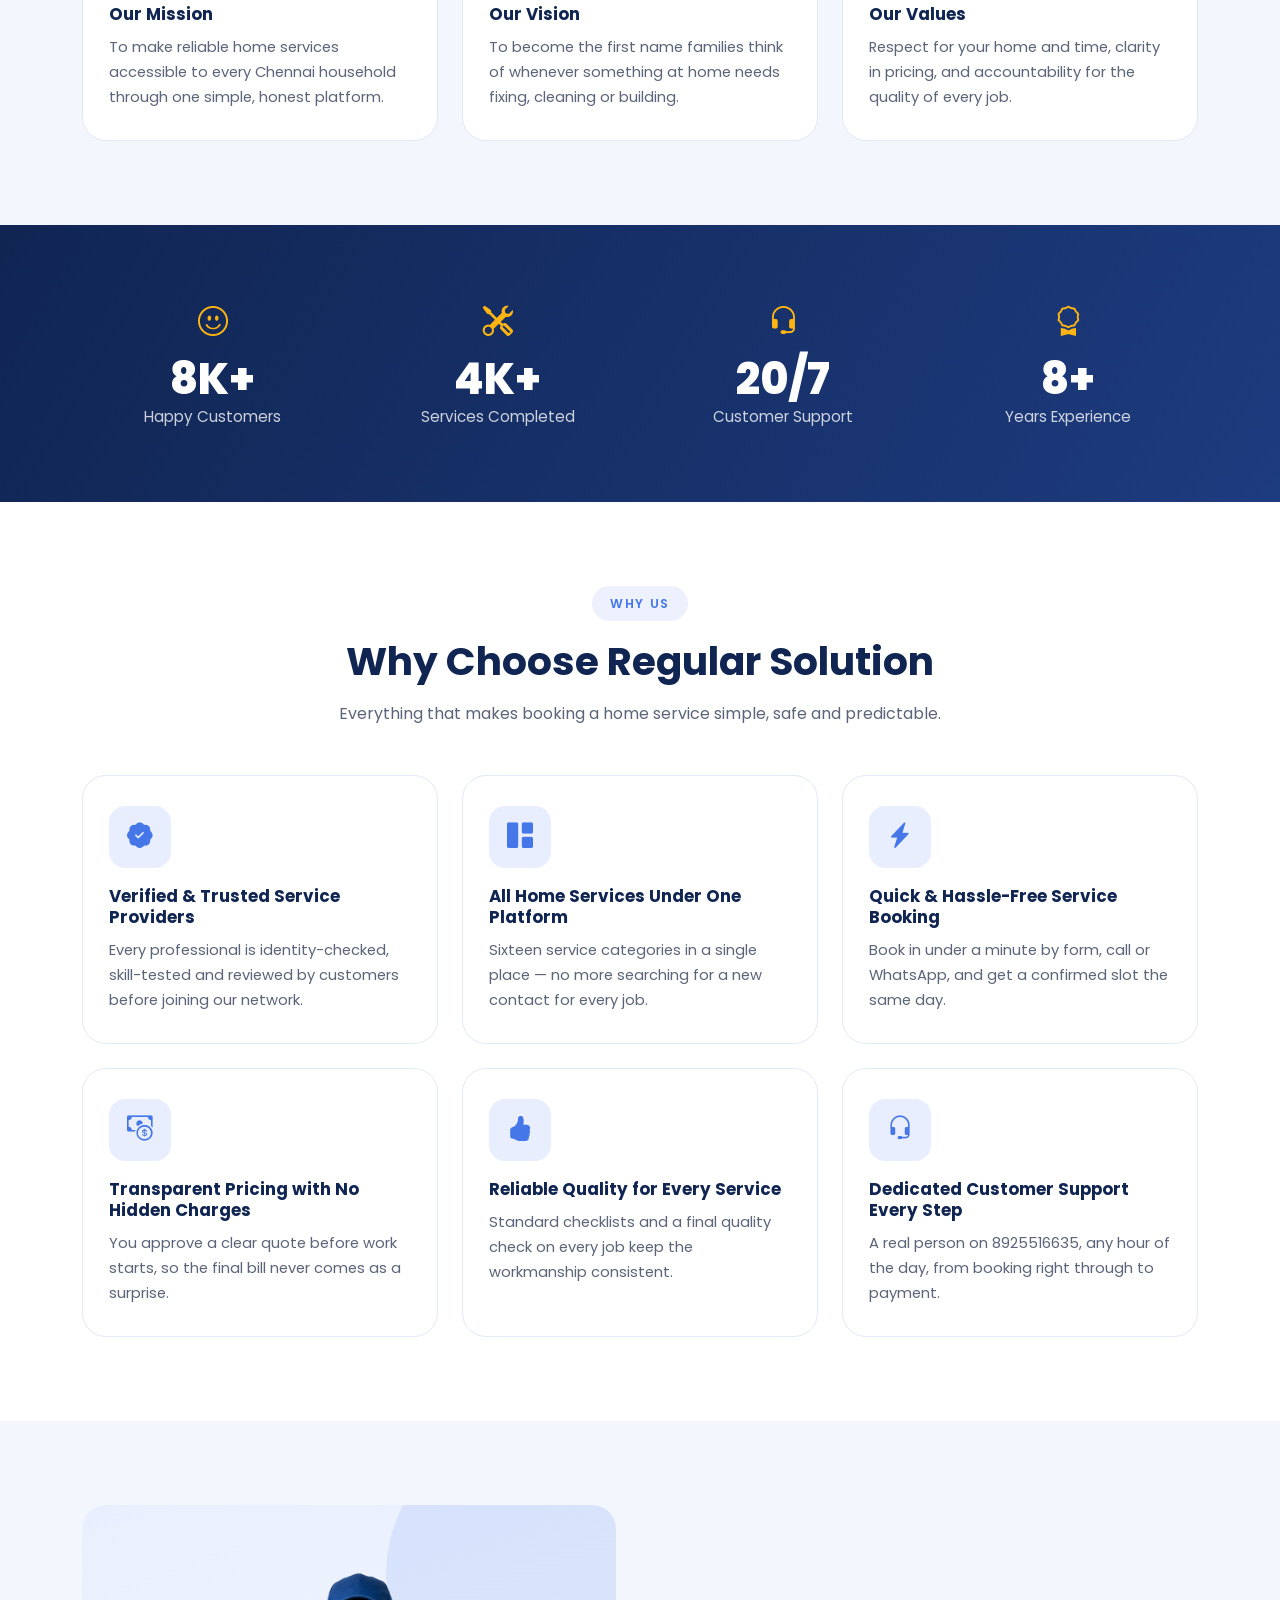
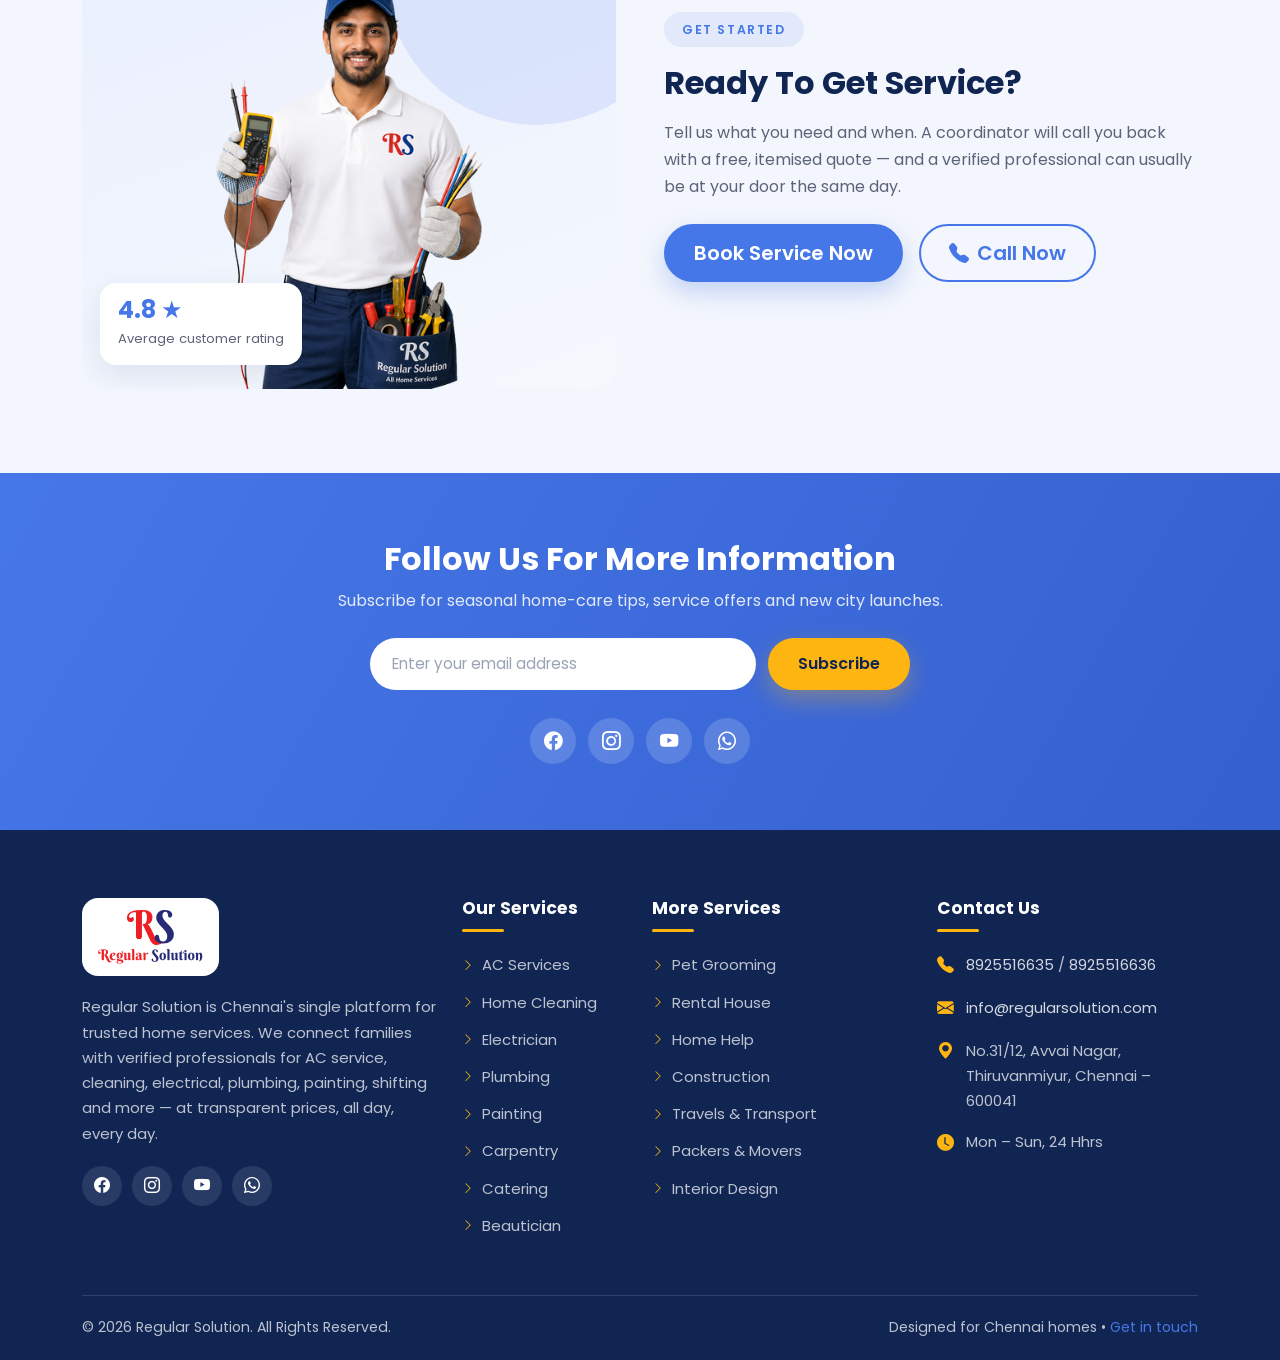
<file: regular-solution/about.html>
<!DOCTYPE html>
<html lang="en">
<head>
    <meta charset="utf-8">
    <meta name="viewport" content="width=device-width, initial-scale=1">
    <title>About Us | Regular Solution - Trusted Home Services in Chennai</title>
    <meta name="description" content="Learn how Regular Solution connects Chennai households with verified, skilled professionals for 16 home service categories, 24 hours a day.">
    <meta name="keywords" content="about Regular Solution, home services company Chennai, verified professionals Chennai">
    <meta name="author" content="Regular Solution">
    <meta name="theme-color" content="#102552">

    <!-- Open Graph -->
    <meta property="og:type" content="website">
    <meta property="og:title" content="About Us | Regular Solution - Trusted Home Services in Chennai">
    <meta property="og:description" content="Learn how Regular Solution connects Chennai households with verified, skilled professionals for 16 home service categories, 24 hours a day.">
    <meta property="og:image" content="images/hero.png">

    <link rel="icon" href="images/favicon-32.png" sizes="32x32" type="image/png">
    <link rel="icon" href="images/rs-icon.png" sizes="512x512" type="image/png">
    <link rel="apple-touch-icon" href="images/apple-touch-icon.png">

    <!-- Fonts -->
    <link rel="preconnect" href="https://fonts.googleapis.com">
    <link rel="preconnect" href="https://fonts.gstatic.com" crossorigin>
    <link href="https://fonts.googleapis.com/css2?family=Poppins:wght@400;500;600;700;800&display=swap" rel="stylesheet">

    <!-- Bootstrap 5 + Bootstrap Icons -->
    <link href="https://cdn.jsdelivr.net/npm/bootstrap@5.3.3/dist/css/bootstrap.min.css" rel="stylesheet">
    <link href="https://cdn.jsdelivr.net/npm/bootstrap-icons@1.11.3/font/bootstrap-icons.min.css" rel="stylesheet">

    <!-- Project styles -->
    <link href="css/style.css?v=20261114d" rel="stylesheet">
</head>
<body>

<a class="skip-link" href="#main">Skip to main content</a>

<!-- ==================== ANNOUNCEMENT BAR ==================== -->
<div class="lp-announce">
    <div class="container">
        <span data-site="lp_announce">Moving plans made simpler</span>
    </div>
</div>

<!-- ==================== HEADER ==================== -->
<header class="lp-header">
    <div class="container">
        <a class="lp-brand" href="index.html" aria-label="Regular Solution – Packers and Movers">
            <img src="images/logo.png" data-site-src="logo" alt="Regular Solution" width="420" height="215">
        </a>

        <nav class="lp-topnav" aria-label="Main">
            <a href="index.html">Home</a>
            <a href="about.html" aria-current="page">About Us</a>
            <a href="services.html">Services</a>
            <a href="blog.html">Blog</a>
            <a href="contact.html">Contact</a>
        </nav>

        <div class="lp-header-actions">
            <div class="nav-social">
                <a href="https://www.facebook.com/profile.php?id=100093007427833" data-site-href="url:facebook" target="_blank" rel="noopener" aria-label="Regular Solution on Facebook"><i class="bi bi-facebook"></i></a>
                <a href="https://www.instagram.com/regularsolution23/" data-site-href="url:instagram" target="_blank" rel="noopener" aria-label="Regular Solution on Instagram"><i class="bi bi-instagram"></i></a>
                <a href="https://www.youtube.com/@RegularSolution" data-site-href="url:youtube" target="_blank" rel="noopener" aria-label="Regular Solution on YouTube"><i class="bi bi-youtube"></i></a>
            </div>
            <a class="btn btn-lp-orange btn-sm-lp" href="index.html#quote">Free Quote</a>
        </div>
    </div>
</header>

<!-- ==================== FLOATING ACTION BUTTONS ==================== -->
<a class="float-btn float-whatsapp" href="https://wa.me/918925516635" data-site-href="wa:whatsapp" target="_blank" rel="noopener" aria-label="Chat with us on WhatsApp">
    <i class="bi bi-whatsapp" aria-hidden="true"></i>
</a>
<a class="float-btn float-phone" href="tel:8925516635" data-site-href="tel:phone" aria-label="Call Regular Solution">
    <i class="bi bi-telephone-fill" aria-hidden="true"></i>
</a>
<a class="float-btn float-download" href="#download" aria-label="Download the Regular Solution app">
    <i class="bi bi-phone-fill" aria-hidden="true"></i>
</a>

<main id="main">

    <!-- ==================== PAGE BANNER ==================== -->
    <section class="page-banner">
        <div class="container">
            <h1>About Regular Solution</h1>
            <nav aria-label="Breadcrumb">
                <ol class="breadcrumb">
                    <li class="breadcrumb-item"><a href="index.html">Home</a></li>
                    <li class="breadcrumb-item active" aria-current="page">About Us</li>
                </ol>
            </nav>
        </div>
    </section>

    <!-- ==================== WHO WE ARE ==================== -->
    <section class="section-pad">
        <div class="container">
            <div class="row align-items-center g-5">
                <div class="col-lg-6 reveal">
                    <div class="about-visual">
                        <img src="images/about.png" alt="Regular Solution home cleaning professional in uniform" width="640" height="640">
                        <div class="about-stat">
                            <strong>16+</strong>
                            <span>Home service categories</span>
                        </div>
                    </div>
                </div>

                <div class="col-lg-6 reveal" data-reveal-delay="120">
                    <span class="section-tag">Who We Are</span>
                    <h2 class="mb-3">Your Trusted Home Service Partner</h2>
                    <p>
                        Regular Solution began with a simple frustration shared by every household in Chennai:
                        finding a dependable person for a small repair often takes longer than the repair itself.
                        We built one platform where families can reach verified professionals for any job around
                        the home — quickly, at a fair price, and without the guesswork.
                    </p>
                    <p>
                        Today our network covers sixteen service categories, from air conditioner maintenance and
                        deep cleaning to painting, carpentry, shifting and interior work. Every professional is
                        identity-checked and skill-assessed before their first booking, and rated by customers
                        after every job.
                    </p>

                    <ul class="feature-list list-clean my-4">
                        <li><i class="bi bi-check-circle-fill" aria-hidden="true"></i> Background-verified and trained professionals</li>
                        <li><i class="bi bi-check-circle-fill" aria-hidden="true"></i> Written quotes approved before work starts</li>
                        <li><i class="bi bi-check-circle-fill" aria-hidden="true"></i> Available all seven days, 24 hours a day</li>
                        <li><i class="bi bi-check-circle-fill" aria-hidden="true"></i> One helpline for booking, updates and support</li>
                    </ul>

                    <a class="btn btn-brand btn-lg" href="contact.html">Talk To Our Team</a>
                </div>
            </div>
        </div>
    </section>

    <!-- ==================== MISSION / VISION / VALUES ==================== -->
    <section class="section-pad bg-soft">
        <div class="container">
            <div class="section-head reveal">
                <span class="section-tag">What Drives Us</span>
                <h2>Built on Trust, Skill and Fair Pricing</h2>
                <p>The principles that shape how every Regular Solution booking is handled.</p>
            </div>

            <div class="row g-4">
                <div class="col-lg-4 col-md-6 col-sm-6 reveal">
                    <article class="feature-card">
                        <div class="feature-icon"><i class="bi bi-bullseye" aria-hidden="true"></i></div>
                        <h3>Our Mission</h3>
                        <p>To make reliable home services accessible to every Chennai household through one simple, honest platform.</p>
                    </article>
                </div>
                <div class="col-lg-4 col-md-6 col-sm-6 reveal" data-reveal-delay="90">
                    <article class="feature-card">
                        <div class="feature-icon"><i class="bi bi-eye-fill" aria-hidden="true"></i></div>
                        <h3>Our Vision</h3>
                        <p>To become the first name families think of whenever something at home needs fixing, cleaning or building.</p>
                    </article>
                </div>
                <div class="col-lg-4 col-md-6 col-sm-6 reveal" data-reveal-delay="180">
                    <article class="feature-card">
                        <div class="feature-icon"><i class="bi bi-heart-fill" aria-hidden="true"></i></div>
                        <h3>Our Values</h3>
                        <p>Respect for your home and time, clarity in pricing, and accountability for the quality of every job.</p>
                    </article>
                </div>
            </div>
        </div>
    </section>

    <!-- ==================== STATISTICS ==================== -->
    <section class="stats-band" aria-label="Regular Solution in numbers">
        <div class="container">
            <div class="row g-4">
                <div class="col-lg-3 col-6">
                    <div class="stat-item">
                        <i class="bi bi-emoji-smile stat-icon" aria-hidden="true"></i>
                        <div class="stat-value" data-target="10" data-suffix="K+">0</div>
                        <p class="stat-label">Happy Customers</p>
                    </div>
                </div>
                <div class="col-lg-3 col-6">
                    <div class="stat-item">
                        <i class="bi bi-tools stat-icon" aria-hidden="true"></i>
                        <div class="stat-value" data-target="5" data-suffix="K+">0</div>
                        <p class="stat-label">Services Completed</p>
                    </div>
                </div>
                <div class="col-lg-3 col-6">
                    <div class="stat-item">
                        <i class="bi bi-headset stat-icon" aria-hidden="true"></i>
                        <div class="stat-value" data-target="24" data-suffix="/7">0</div>
                        <p class="stat-label">Customer Support</p>
                    </div>
                </div>
                <div class="col-lg-3 col-6">
                    <div class="stat-item">
                        <i class="bi bi-award stat-icon" aria-hidden="true"></i>
                        <div class="stat-value" data-target="10" data-suffix="+">0</div>
                        <p class="stat-label">Years Experience</p>
                    </div>
                </div>
            </div>
        </div>
    </section>

    <!-- ==================== WHY CHOOSE US ==================== -->
    <section class="section-pad">
        <div class="container">
            <div class="section-head reveal">
                <span class="section-tag">Why Us</span>
                <h2>Why Choose Regular Solution</h2>
                <p>Everything that makes booking a home service simple, safe and predictable.</p>
            </div>

            <div class="row g-4">
                <div class="col-lg-4 col-md-6 col-sm-6 reveal">
                    <article class="feature-card">
                        <div class="feature-icon"><i class="bi bi-patch-check-fill" aria-hidden="true"></i></div>
                        <h3>Verified &amp; Trusted Service Providers</h3>
                        <p>Every professional is identity-checked, skill-tested and reviewed by customers before joining our network.</p>
                    </article>
                </div>
                <div class="col-lg-4 col-md-6 col-sm-6 reveal" data-reveal-delay="80">
                    <article class="feature-card">
                        <div class="feature-icon"><i class="bi bi-grid-1x2-fill" aria-hidden="true"></i></div>
                        <h3>All Home Services Under One Platform</h3>
                        <p>Sixteen service categories in a single place — no more searching for a new contact for every job.</p>
                    </article>
                </div>
                <div class="col-lg-4 col-md-6 col-sm-6 reveal" data-reveal-delay="160">
                    <article class="feature-card">
                        <div class="feature-icon"><i class="bi bi-lightning-charge-fill" aria-hidden="true"></i></div>
                        <h3>Quick &amp; Hassle-Free Service Booking</h3>
                        <p>Book in under a minute by form, call or WhatsApp, and get a confirmed slot the same day.</p>
                    </article>
                </div>
                <div class="col-lg-4 col-md-6 col-sm-6 reveal">
                    <article class="feature-card">
                        <div class="feature-icon"><i class="bi bi-cash-coin" aria-hidden="true"></i></div>
                        <h3>Transparent Pricing with No Hidden Charges</h3>
                        <p>You approve a clear quote before work starts, so the final bill never comes as a surprise.</p>
                    </article>
                </div>
                <div class="col-lg-4 col-md-6 col-sm-6 reveal" data-reveal-delay="80">
                    <article class="feature-card">
                        <div class="feature-icon"><i class="bi bi-hand-thumbs-up-fill" aria-hidden="true"></i></div>
                        <h3>Reliable Quality for Every Service</h3>
                        <p>Standard checklists and a final quality check on every job keep the workmanship consistent.</p>
                    </article>
                </div>
                <div class="col-lg-4 col-md-6 col-sm-6 reveal" data-reveal-delay="160">
                    <article class="feature-card">
                        <div class="feature-icon"><i class="bi bi-headset" aria-hidden="true"></i></div>
                        <h3>Dedicated Customer Support Every Step</h3>
                        <p>A real person on <span data-site="phone">8925516635</span>, any hour of the day, from booking right through to payment.</p>
                    </article>
                </div>
            </div>
        </div>
    </section>

    <!-- ==================== CALL TO ACTION ==================== -->
    <section class="section-pad bg-soft">
        <div class="container">
            <div class="row align-items-center g-5">
                <div class="col-lg-6 reveal">
                    <div class="about-visual">
                        <img src="images/booking.png" alt="Regular Solution electrician ready for a service call" width="560" height="560" loading="lazy">
                        <div class="about-stat">
                            <strong>4.8 &#9733;</strong>
                            <span>Average customer rating</span>
                        </div>
                    </div>
                </div>
                <div class="col-lg-6 reveal" data-reveal-delay="120">
                    <span class="section-tag">Get Started</span>
                    <h2 class="mb-3">Ready To Get Service?</h2>
                    <p>
                        Tell us what you need and when. A coordinator will call you back with a free,
                        itemised quote — and a verified professional can usually be at your door the same day.
                    </p>
                    <div class="d-flex flex-wrap gap-3 mt-4">
                        <a class="btn btn-brand btn-lg" href="contact.html#booking">Book Service Now</a>
                        <a class="btn btn-outline-brand btn-lg" href="tel:8925516635" data-site-href="tel:phone">
                            <i class="bi bi-telephone-fill me-2" aria-hidden="true"></i>Call Now
                        </a>
                    </div>
                </div>
            </div>
        </div>
    </section>
    <!-- ==================== NEWSLETTER ==================== -->
    <section class="newsletter">
        <div class="container text-center">
            <h2 class="mb-2">Follow Us For More Information</h2>
            <p class="mb-4">Subscribe for seasonal home-care tips, service offers and new city launches.</p>

            <form class="newsletter-form" data-newsletter novalidate>
                <label class="visually-hidden" for="newsletterEmail">Email address</label>
                <input class="form-control" type="email" id="newsletterEmail" name="email"
                       placeholder="Enter your email address" required>
                <button class="btn btn-accent" type="submit">Subscribe</button>
            </form>
            <p class="small mt-3 mb-0 d-none" data-newsletter-message></p>

            <div class="social-row">
                <a href="https://www.facebook.com/profile.php?id=100093007427833" data-site-href="url:facebook" target="_blank" rel="noopener" aria-label="Facebook"><i class="bi bi-facebook"></i></a>
                <a href="https://www.instagram.com/regularsolution23/" data-site-href="url:instagram" target="_blank" rel="noopener" aria-label="Instagram"><i class="bi bi-instagram"></i></a>
                <a href="https://www.youtube.com/@RegularSolution" data-site-href="url:youtube" target="_blank" rel="noopener" aria-label="YouTube"><i class="bi bi-youtube"></i></a>
                <a href="https://wa.me/918925516635" data-site-href="wa:whatsapp" target="_blank" rel="noopener" aria-label="WhatsApp"><i class="bi bi-whatsapp"></i></a>
            </div>
        </div>
    </section>

</main>

<!-- ==================== FOOTER ==================== -->
<footer class="site-footer">
    <div class="container">
        <div class="row g-4">
            <div class="col-lg-4 col-md-6">
                <div class="footer-logo">
                    <img src="images/logo.png" data-site-src="logo" alt="Regular Solution" width="420" height="215" loading="lazy">
                </div>
                <h2 class="visually-hidden">About Regular Solution</h2>
                <p data-site="footer_about">Regular Solution is Chennai&#039;s single platform for trusted home services. We connect families with verified professionals for AC service, cleaning, electrical, plumbing, painting, shifting and more — at transparent prices, all day, every day.</p>
                <div class="footer-social">
                    <a href="https://www.facebook.com/profile.php?id=100093007427833" data-site-href="url:facebook" target="_blank" rel="noopener" aria-label="Facebook"><i class="bi bi-facebook"></i></a>
                    <a href="https://www.instagram.com/regularsolution23/" data-site-href="url:instagram" target="_blank" rel="noopener" aria-label="Instagram"><i class="bi bi-instagram"></i></a>
                    <a href="https://www.youtube.com/@RegularSolution" data-site-href="url:youtube" target="_blank" rel="noopener" aria-label="YouTube"><i class="bi bi-youtube"></i></a>
                    <a href="https://wa.me/918925516635" data-site-href="wa:whatsapp" target="_blank" rel="noopener" aria-label="WhatsApp"><i class="bi bi-whatsapp"></i></a>
                </div>
            </div>

            <div class="col-lg-2 col-md-6 col-6">
                <h3>Our Services</h3>
                <ul class="footer-links list-clean">
                    <li><a href="services.html">AC Services</a></li>
                    <li><a href="services.html">Home Cleaning</a></li>
                    <li><a href="services.html">Electrician</a></li>
                    <li><a href="services.html">Plumbing</a></li>
                    <li><a href="services.html">Painting</a></li>
                    <li><a href="services.html">Carpentry</a></li>
                    <li><a href="services.html">Catering</a></li>
                    <li><a href="services.html">Beautician</a></li>
                </ul>
            </div>

            <div class="col-lg-3 col-md-6 col-6">
                <h3>More Services</h3>
                <ul class="footer-links list-clean">
                    <li><a href="services.html">Pet Grooming</a></li>
                    <li><a href="services.html">Rental House</a></li>
                    <li><a href="services.html">Home Help</a></li>
                    <li><a href="services.html">Construction</a></li>
                    <li><a href="services.html">Travels &amp; Transport</a></li>
                    <li><a href="services.html">Packers &amp; Movers</a></li>
                    <li><a href="services.html">Interior Design</a></li>
                </ul>
            </div>

            <div class="col-lg-3 col-md-6">
                <h3>Contact Us</h3>
                <ul class="footer-contact list-clean">
                    <li>
                        <i class="bi bi-telephone-fill" aria-hidden="true"></i>
                        <span><a href="tel:8925516635" data-site-href="tel:phone" data-site="phone">8925516635</a> / <a href="tel:8925516636" data-site-href="tel:phone2" data-site="phone2">8925516636</a></span>
                    </li>
                    <li>
                        <i class="bi bi-envelope-fill" aria-hidden="true"></i>
                        <span><a href="mailto:info@regularsolution.com" data-site-href="mailto:email" data-site="email">info@regularsolution.com</a></span>
                    </li>
                    <li>
                        <i class="bi bi-geo-alt-fill" aria-hidden="true"></i>
                        <span data-site="address">No.31/12, Avvai Nagar,<br>Thiruvanmiyur, Chennai – 600041</span>
                    </li>
                    <li>
                        <i class="bi bi-clock-fill" aria-hidden="true"></i>
                        <span data-site="hours">Mon – Sun, 24 Hhrs</span>
                    </li>
                </ul>
            </div>
        </div>

        <div class="footer-bottom">
            <div class="row align-items-center g-2">
                <div class="col-md-6">
                    <p>&copy; <span data-current-year>2026</span> <span data-site="copyright">Regular Solution. All Rights Reserved.</span></p>
                </div>
                <div class="col-md-6 text-md-end">
                    <p>Designed for Chennai homes &bull; <a href="contact.html">Get in touch</a></p>
                </div>
            </div>
        </div>
    </div>
</footer>

<!-- Scripts -->
<script src="https://cdn.jsdelivr.net/npm/bootstrap@5.3.3/dist/js/bootstrap.bundle.min.js"></script>
<script src="js/script.js?v=20261114c"></script>
</body>
</html>
</file>
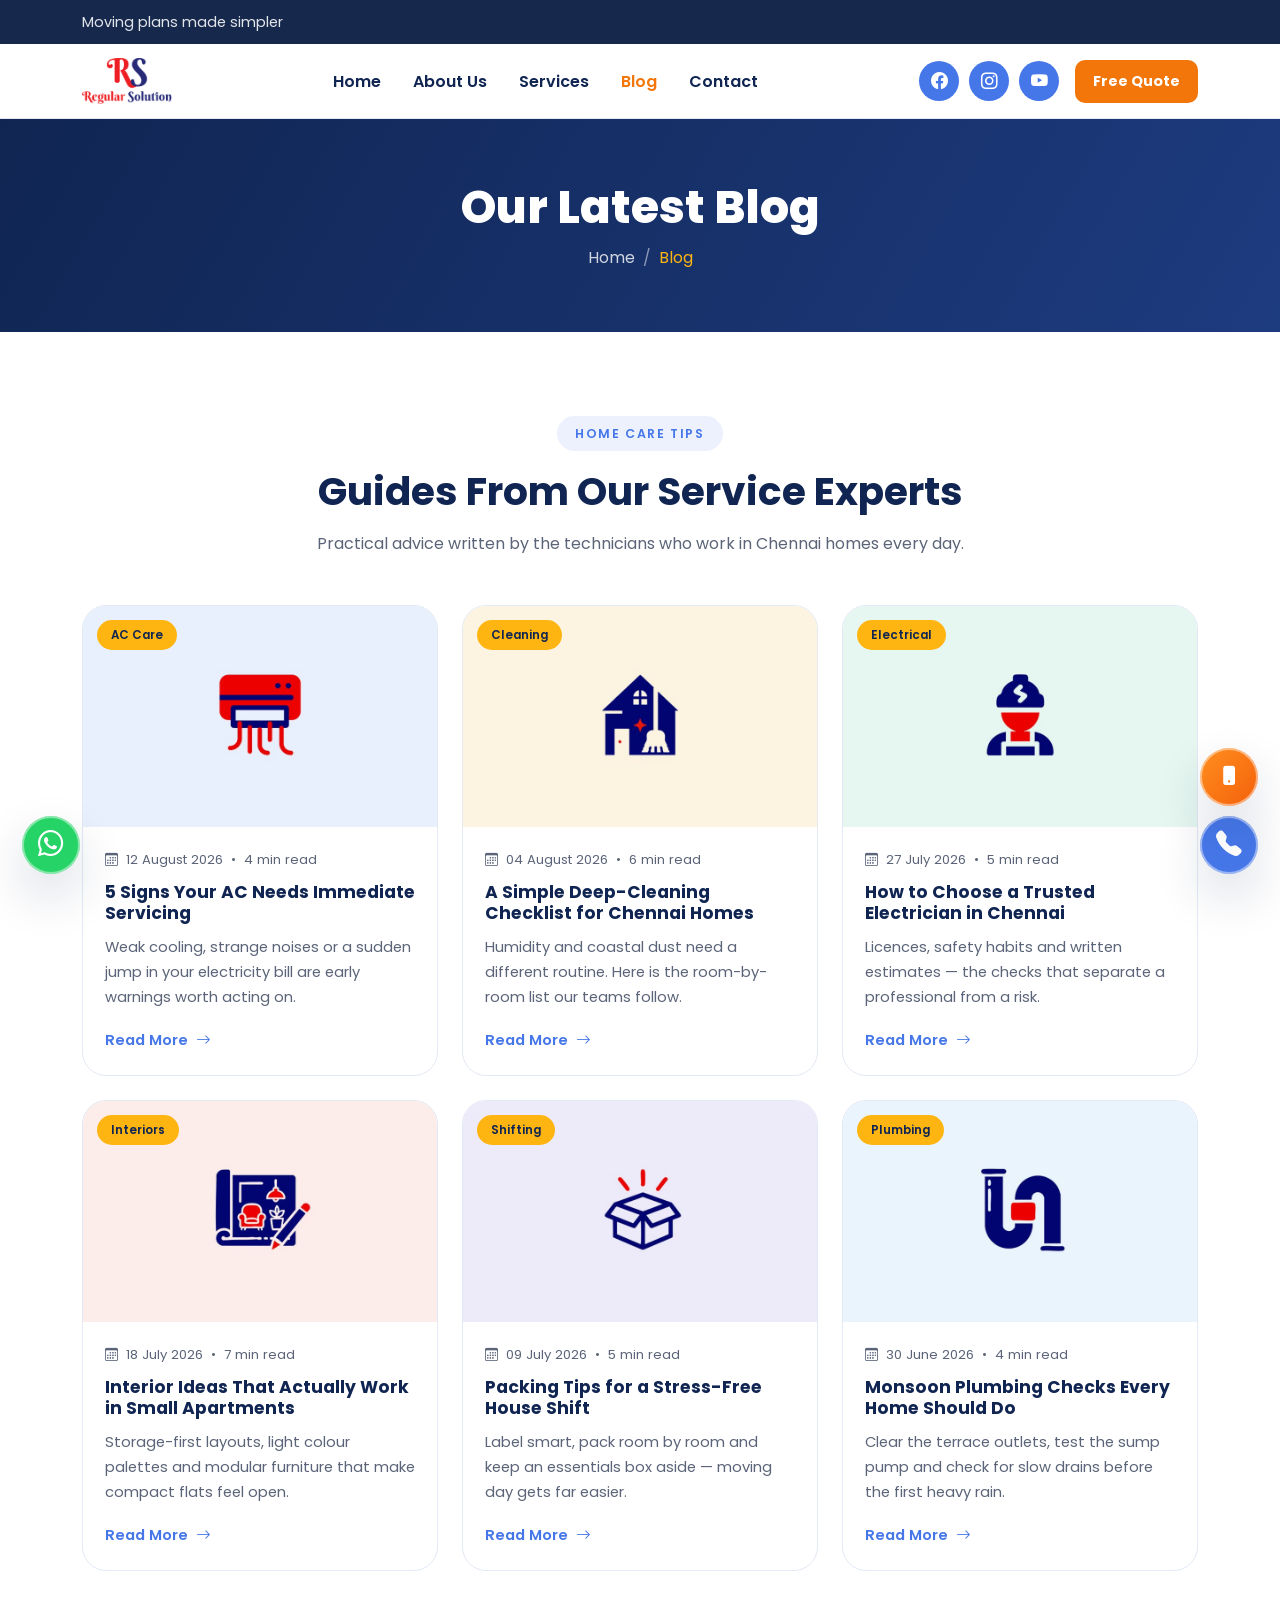
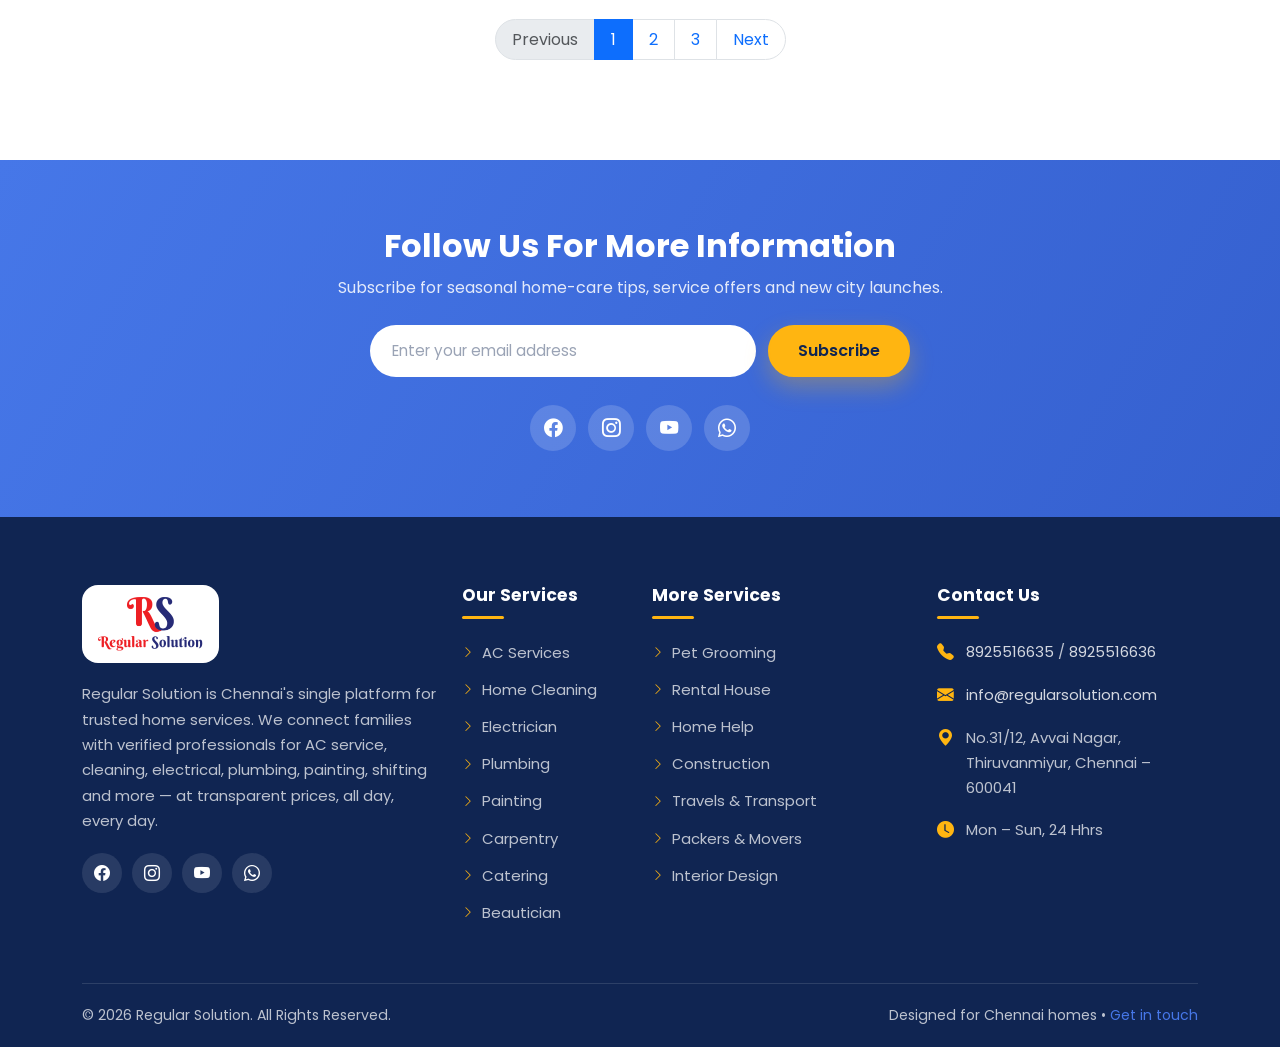
<file: regular-solution/blog.html>
<!DOCTYPE html>
<html lang="en">
<head>
    <meta charset="utf-8">
    <meta name="viewport" content="width=device-width, initial-scale=1">
    <title>Blog | Home Care Tips from Regular Solution Chennai</title>
    <meta name="description" content="Practical home maintenance guides from Regular Solution service experts - AC care, deep cleaning, electrical safety, shifting and monsoon plumbing tips.">
    <meta name="keywords" content="home care tips Chennai, AC servicing tips, deep cleaning checklist, plumbing maintenance blog">
    <meta name="author" content="Regular Solution">
    <meta name="theme-color" content="#102552">

    <!-- Open Graph -->
    <meta property="og:type" content="website">
    <meta property="og:title" content="Blog | Home Care Tips from Regular Solution Chennai">
    <meta property="og:description" content="Practical home maintenance guides from Regular Solution service experts - AC care, deep cleaning, electrical safety, shifting and monsoon plumbing tips.">
    <meta property="og:image" content="images/hero.png">

    <link rel="icon" href="images/favicon-32.png" sizes="32x32" type="image/png">
    <link rel="icon" href="images/rs-icon.png" sizes="512x512" type="image/png">
    <link rel="apple-touch-icon" href="images/apple-touch-icon.png">

    <!-- Fonts -->
    <link rel="preconnect" href="https://fonts.googleapis.com">
    <link rel="preconnect" href="https://fonts.gstatic.com" crossorigin>
    <link href="https://fonts.googleapis.com/css2?family=Poppins:wght@400;500;600;700;800&display=swap" rel="stylesheet">

    <!-- Bootstrap 5 + Bootstrap Icons -->
    <link href="https://cdn.jsdelivr.net/npm/bootstrap@5.3.3/dist/css/bootstrap.min.css" rel="stylesheet">
    <link href="https://cdn.jsdelivr.net/npm/bootstrap-icons@1.11.3/font/bootstrap-icons.min.css" rel="stylesheet">

    <!-- Project styles -->
    <link href="css/style.css?v=20261114d" rel="stylesheet">
</head>
<body>

<a class="skip-link" href="#main">Skip to main content</a>

<!-- ==================== ANNOUNCEMENT BAR ==================== -->
<div class="lp-announce">
    <div class="container">
        <span data-site="lp_announce">Moving plans made simpler</span>
    </div>
</div>

<!-- ==================== HEADER ==================== -->
<header class="lp-header">
    <div class="container">
        <a class="lp-brand" href="index.html" aria-label="Regular Solution – Packers and Movers">
            <img src="images/logo.png" data-site-src="logo" alt="Regular Solution" width="420" height="215">
        </a>

        <nav class="lp-topnav" aria-label="Main">
            <a href="index.html">Home</a>
            <a href="about.html">About Us</a>
            <a href="services.html">Services</a>
            <a href="blog.html" aria-current="page">Blog</a>
            <a href="contact.html">Contact</a>
        </nav>

        <div class="lp-header-actions">
            <div class="nav-social">
                <a href="https://www.facebook.com/profile.php?id=100093007427833" data-site-href="url:facebook" target="_blank" rel="noopener" aria-label="Regular Solution on Facebook"><i class="bi bi-facebook"></i></a>
                <a href="https://www.instagram.com/regularsolution23/" data-site-href="url:instagram" target="_blank" rel="noopener" aria-label="Regular Solution on Instagram"><i class="bi bi-instagram"></i></a>
                <a href="https://www.youtube.com/@RegularSolution" data-site-href="url:youtube" target="_blank" rel="noopener" aria-label="Regular Solution on YouTube"><i class="bi bi-youtube"></i></a>
            </div>
            <a class="btn btn-lp-orange btn-sm-lp" href="index.html#quote">Free Quote</a>
        </div>
    </div>
</header>

<!-- ==================== FLOATING ACTION BUTTONS ==================== -->
<a class="float-btn float-whatsapp" href="https://wa.me/918925516635" data-site-href="wa:whatsapp" target="_blank" rel="noopener" aria-label="Chat with us on WhatsApp">
    <i class="bi bi-whatsapp" aria-hidden="true"></i>
</a>
<a class="float-btn float-phone" href="tel:8925516635" data-site-href="tel:phone" aria-label="Call Regular Solution">
    <i class="bi bi-telephone-fill" aria-hidden="true"></i>
</a>
<a class="float-btn float-download" href="#download" aria-label="Download the Regular Solution app">
    <i class="bi bi-phone-fill" aria-hidden="true"></i>
</a>

<main id="main">

    <!-- ==================== PAGE BANNER ==================== -->
    <section class="page-banner">
        <div class="container">
            <h1>Our Latest Blog</h1>
            <nav aria-label="Breadcrumb">
                <ol class="breadcrumb">
                    <li class="breadcrumb-item"><a href="index.html">Home</a></li>
                    <li class="breadcrumb-item active" aria-current="page">Blog</li>
                </ol>
            </nav>
        </div>
    </section>

    <!-- ==================== BLOG GRID ==================== -->
    <section class="section-pad">
        <div class="container">
            <div class="section-head reveal">
                <span class="section-tag">Home Care Tips</span>
                <h2>Guides From Our Service Experts</h2>
                <p>Practical advice written by the technicians who work in Chennai homes every day.</p>
            </div>

            <!-- Posts published from the admin panel are inserted here by js/blog.js -->
            <div class="row g-4" id="blogGrid">
                <div class="col-lg-4 col-md-6 col-sm-6 reveal">
                    <article class="blog-card">
                        <div class="blog-media">
                            <img src="images/blog/blog-1.jpg" alt="Air conditioner maintenance illustration" width="800" height="500" loading="lazy">
                            <span class="blog-tag">AC Care</span>
                        </div>
                        <div class="blog-body">
                            <div class="blog-meta">
                                <i class="bi bi-calendar3" aria-hidden="true"></i> 12 August 2026
                                <span aria-hidden="true">&bull;</span> 4 min read
                            </div>
                            <h3><a href="blog.html">5 Signs Your AC Needs Immediate Servicing</a></h3>
                            <p>Weak cooling, strange noises or a sudden jump in your electricity bill are early warnings worth acting on.</p>
                            <a class="link-arrow" href="blog.html">Read More <i class="bi bi-arrow-right" aria-hidden="true"></i></a>
                        </div>
                    </article>
                </div>

                <div class="col-lg-4 col-md-6 col-sm-6 reveal" data-reveal-delay="100">
                    <article class="blog-card">
                        <div class="blog-media">
                            <img src="images/blog/blog-2.jpg" alt="Home deep cleaning illustration" width="800" height="500" loading="lazy">
                            <span class="blog-tag">Cleaning</span>
                        </div>
                        <div class="blog-body">
                            <div class="blog-meta">
                                <i class="bi bi-calendar3" aria-hidden="true"></i> 04 August 2026
                                <span aria-hidden="true">&bull;</span> 6 min read
                            </div>
                            <h3><a href="blog.html">A Simple Deep-Cleaning Checklist for Chennai Homes</a></h3>
                            <p>Humidity and coastal dust need a different routine. Here is the room-by-room list our teams follow.</p>
                            <a class="link-arrow" href="blog.html">Read More <i class="bi bi-arrow-right" aria-hidden="true"></i></a>
                        </div>
                    </article>
                </div>

                <div class="col-lg-4 col-md-6 col-sm-6 reveal" data-reveal-delay="200">
                    <article class="blog-card">
                        <div class="blog-media">
                            <img src="images/blog/blog-3.jpg" alt="Electrician safety illustration" width="800" height="500" loading="lazy">
                            <span class="blog-tag">Electrical</span>
                        </div>
                        <div class="blog-body">
                            <div class="blog-meta">
                                <i class="bi bi-calendar3" aria-hidden="true"></i> 27 July 2026
                                <span aria-hidden="true">&bull;</span> 5 min read
                            </div>
                            <h3><a href="blog.html">How to Choose a Trusted Electrician in Chennai</a></h3>
                            <p>Licences, safety habits and written estimates — the checks that separate a professional from a risk.</p>
                            <a class="link-arrow" href="blog.html">Read More <i class="bi bi-arrow-right" aria-hidden="true"></i></a>
                        </div>
                    </article>
                </div>

                <div class="col-lg-4 col-md-6 col-sm-6 reveal">
                    <article class="blog-card">
                        <div class="blog-media">
                            <img src="images/blog/blog-4.jpg" alt="Interior design illustration" width="800" height="500" loading="lazy">
                            <span class="blog-tag">Interiors</span>
                        </div>
                        <div class="blog-body">
                            <div class="blog-meta">
                                <i class="bi bi-calendar3" aria-hidden="true"></i> 18 July 2026
                                <span aria-hidden="true">&bull;</span> 7 min read
                            </div>
                            <h3><a href="blog.html">Interior Ideas That Actually Work in Small Apartments</a></h3>
                            <p>Storage-first layouts, light colour palettes and modular furniture that make compact flats feel open.</p>
                            <a class="link-arrow" href="blog.html">Read More <i class="bi bi-arrow-right" aria-hidden="true"></i></a>
                        </div>
                    </article>
                </div>

                <div class="col-lg-4 col-md-6 col-sm-6 reveal" data-reveal-delay="100">
                    <article class="blog-card">
                        <div class="blog-media">
                            <img src="images/blog/blog-5.jpg" alt="Packers and movers illustration" width="800" height="500" loading="lazy">
                            <span class="blog-tag">Shifting</span>
                        </div>
                        <div class="blog-body">
                            <div class="blog-meta">
                                <i class="bi bi-calendar3" aria-hidden="true"></i> 09 July 2026
                                <span aria-hidden="true">&bull;</span> 5 min read
                            </div>
                            <h3><a href="blog.html">Packing Tips for a Stress-Free House Shift</a></h3>
                            <p>Label smart, pack room by room and keep an essentials box aside — moving day gets far easier.</p>
                            <a class="link-arrow" href="blog.html">Read More <i class="bi bi-arrow-right" aria-hidden="true"></i></a>
                        </div>
                    </article>
                </div>

                <div class="col-lg-4 col-md-6 col-sm-6 reveal" data-reveal-delay="200">
                    <article class="blog-card">
                        <div class="blog-media">
                            <img src="images/blog/blog-6.jpg" alt="Plumbing maintenance illustration" width="800" height="500" loading="lazy">
                            <span class="blog-tag">Plumbing</span>
                        </div>
                        <div class="blog-body">
                            <div class="blog-meta">
                                <i class="bi bi-calendar3" aria-hidden="true"></i> 30 June 2026
                                <span aria-hidden="true">&bull;</span> 4 min read
                            </div>
                            <h3><a href="blog.html">Monsoon Plumbing Checks Every Home Should Do</a></h3>
                            <p>Clear the terrace outlets, test the sump pump and check for slow drains before the first heavy rain.</p>
                            <a class="link-arrow" href="blog.html">Read More <i class="bi bi-arrow-right" aria-hidden="true"></i></a>
                        </div>
                    </article>
                </div>
            </div>

            <nav class="mt-5 d-flex justify-content-center reveal" aria-label="Blog pagination">
                <ul class="pagination">
                    <li class="page-item disabled">
                        <span class="page-link rounded-start-pill px-3">Previous</span>
                    </li>
                    <li class="page-item active" aria-current="page"><span class="page-link px-3">1</span></li>
                    <li class="page-item"><a class="page-link px-3" href="blog.html">2</a></li>
                    <li class="page-item"><a class="page-link px-3" href="blog.html">3</a></li>
                    <li class="page-item">
                        <a class="page-link rounded-end-pill px-3" href="blog.html">Next</a>
                    </li>
                </ul>
            </nav>
        </div>
    </section>
    <!-- ==================== NEWSLETTER ==================== -->
    <section class="newsletter">
        <div class="container text-center">
            <h2 class="mb-2">Follow Us For More Information</h2>
            <p class="mb-4">Subscribe for seasonal home-care tips, service offers and new city launches.</p>

            <form class="newsletter-form" data-newsletter novalidate>
                <label class="visually-hidden" for="newsletterEmail">Email address</label>
                <input class="form-control" type="email" id="newsletterEmail" name="email"
                       placeholder="Enter your email address" required>
                <button class="btn btn-accent" type="submit">Subscribe</button>
            </form>
            <p class="small mt-3 mb-0 d-none" data-newsletter-message></p>

            <div class="social-row">
                <a href="https://www.facebook.com/profile.php?id=100093007427833" data-site-href="url:facebook" target="_blank" rel="noopener" aria-label="Facebook"><i class="bi bi-facebook"></i></a>
                <a href="https://www.instagram.com/regularsolution23/" data-site-href="url:instagram" target="_blank" rel="noopener" aria-label="Instagram"><i class="bi bi-instagram"></i></a>
                <a href="https://www.youtube.com/@RegularSolution" data-site-href="url:youtube" target="_blank" rel="noopener" aria-label="YouTube"><i class="bi bi-youtube"></i></a>
                <a href="https://wa.me/918925516635" data-site-href="wa:whatsapp" target="_blank" rel="noopener" aria-label="WhatsApp"><i class="bi bi-whatsapp"></i></a>
            </div>
        </div>
    </section>

</main>

<!-- ==================== FOOTER ==================== -->
<footer class="site-footer">
    <div class="container">
        <div class="row g-4">
            <div class="col-lg-4 col-md-6">
                <div class="footer-logo">
                    <img src="images/logo.png" data-site-src="logo" alt="Regular Solution" width="420" height="215" loading="lazy">
                </div>
                <h2 class="visually-hidden">About Regular Solution</h2>
                <p data-site="footer_about">Regular Solution is Chennai&#039;s single platform for trusted home services. We connect families with verified professionals for AC service, cleaning, electrical, plumbing, painting, shifting and more — at transparent prices, all day, every day.</p>
                <div class="footer-social">
                    <a href="https://www.facebook.com/profile.php?id=100093007427833" data-site-href="url:facebook" target="_blank" rel="noopener" aria-label="Facebook"><i class="bi bi-facebook"></i></a>
                    <a href="https://www.instagram.com/regularsolution23/" data-site-href="url:instagram" target="_blank" rel="noopener" aria-label="Instagram"><i class="bi bi-instagram"></i></a>
                    <a href="https://www.youtube.com/@RegularSolution" data-site-href="url:youtube" target="_blank" rel="noopener" aria-label="YouTube"><i class="bi bi-youtube"></i></a>
                    <a href="https://wa.me/918925516635" data-site-href="wa:whatsapp" target="_blank" rel="noopener" aria-label="WhatsApp"><i class="bi bi-whatsapp"></i></a>
                </div>
            </div>

            <div class="col-lg-2 col-md-6 col-6">
                <h3>Our Services</h3>
                <ul class="footer-links list-clean">
                    <li><a href="services.html">AC Services</a></li>
                    <li><a href="services.html">Home Cleaning</a></li>
                    <li><a href="services.html">Electrician</a></li>
                    <li><a href="services.html">Plumbing</a></li>
                    <li><a href="services.html">Painting</a></li>
                    <li><a href="services.html">Carpentry</a></li>
                    <li><a href="services.html">Catering</a></li>
                    <li><a href="services.html">Beautician</a></li>
                </ul>
            </div>

            <div class="col-lg-3 col-md-6 col-6">
                <h3>More Services</h3>
                <ul class="footer-links list-clean">
                    <li><a href="services.html">Pet Grooming</a></li>
                    <li><a href="services.html">Rental House</a></li>
                    <li><a href="services.html">Home Help</a></li>
                    <li><a href="services.html">Construction</a></li>
                    <li><a href="services.html">Travels &amp; Transport</a></li>
                    <li><a href="services.html">Packers &amp; Movers</a></li>
                    <li><a href="services.html">Interior Design</a></li>
                </ul>
            </div>

            <div class="col-lg-3 col-md-6">
                <h3>Contact Us</h3>
                <ul class="footer-contact list-clean">
                    <li>
                        <i class="bi bi-telephone-fill" aria-hidden="true"></i>
                        <span><a href="tel:8925516635" data-site-href="tel:phone" data-site="phone">8925516635</a> / <a href="tel:8925516636" data-site-href="tel:phone2" data-site="phone2">8925516636</a></span>
                    </li>
                    <li>
                        <i class="bi bi-envelope-fill" aria-hidden="true"></i>
                        <span><a href="mailto:info@regularsolution.com" data-site-href="mailto:email" data-site="email">info@regularsolution.com</a></span>
                    </li>
                    <li>
                        <i class="bi bi-geo-alt-fill" aria-hidden="true"></i>
                        <span data-site="address">No.31/12, Avvai Nagar,<br>Thiruvanmiyur, Chennai – 600041</span>
                    </li>
                    <li>
                        <i class="bi bi-clock-fill" aria-hidden="true"></i>
                        <span data-site="hours">Mon – Sun, 24 Hhrs</span>
                    </li>
                </ul>
            </div>
        </div>

        <div class="footer-bottom">
            <div class="row align-items-center g-2">
                <div class="col-md-6">
                    <p>&copy; <span data-current-year>2026</span> <span data-site="copyright">Regular Solution. All Rights Reserved.</span></p>
                </div>
                <div class="col-md-6 text-md-end">
                    <p>Designed for Chennai homes &bull; <a href="contact.html">Get in touch</a></p>
                </div>
            </div>
        </div>
    </div>
</footer>

<!-- Scripts -->
<script src="https://cdn.jsdelivr.net/npm/bootstrap@5.3.3/dist/js/bootstrap.bundle.min.js"></script>
<script src="js/script.js?v=20261114c"></script>
<script src="js/blog.js?v=20261114c"></script>
</body>
</html>
</file>
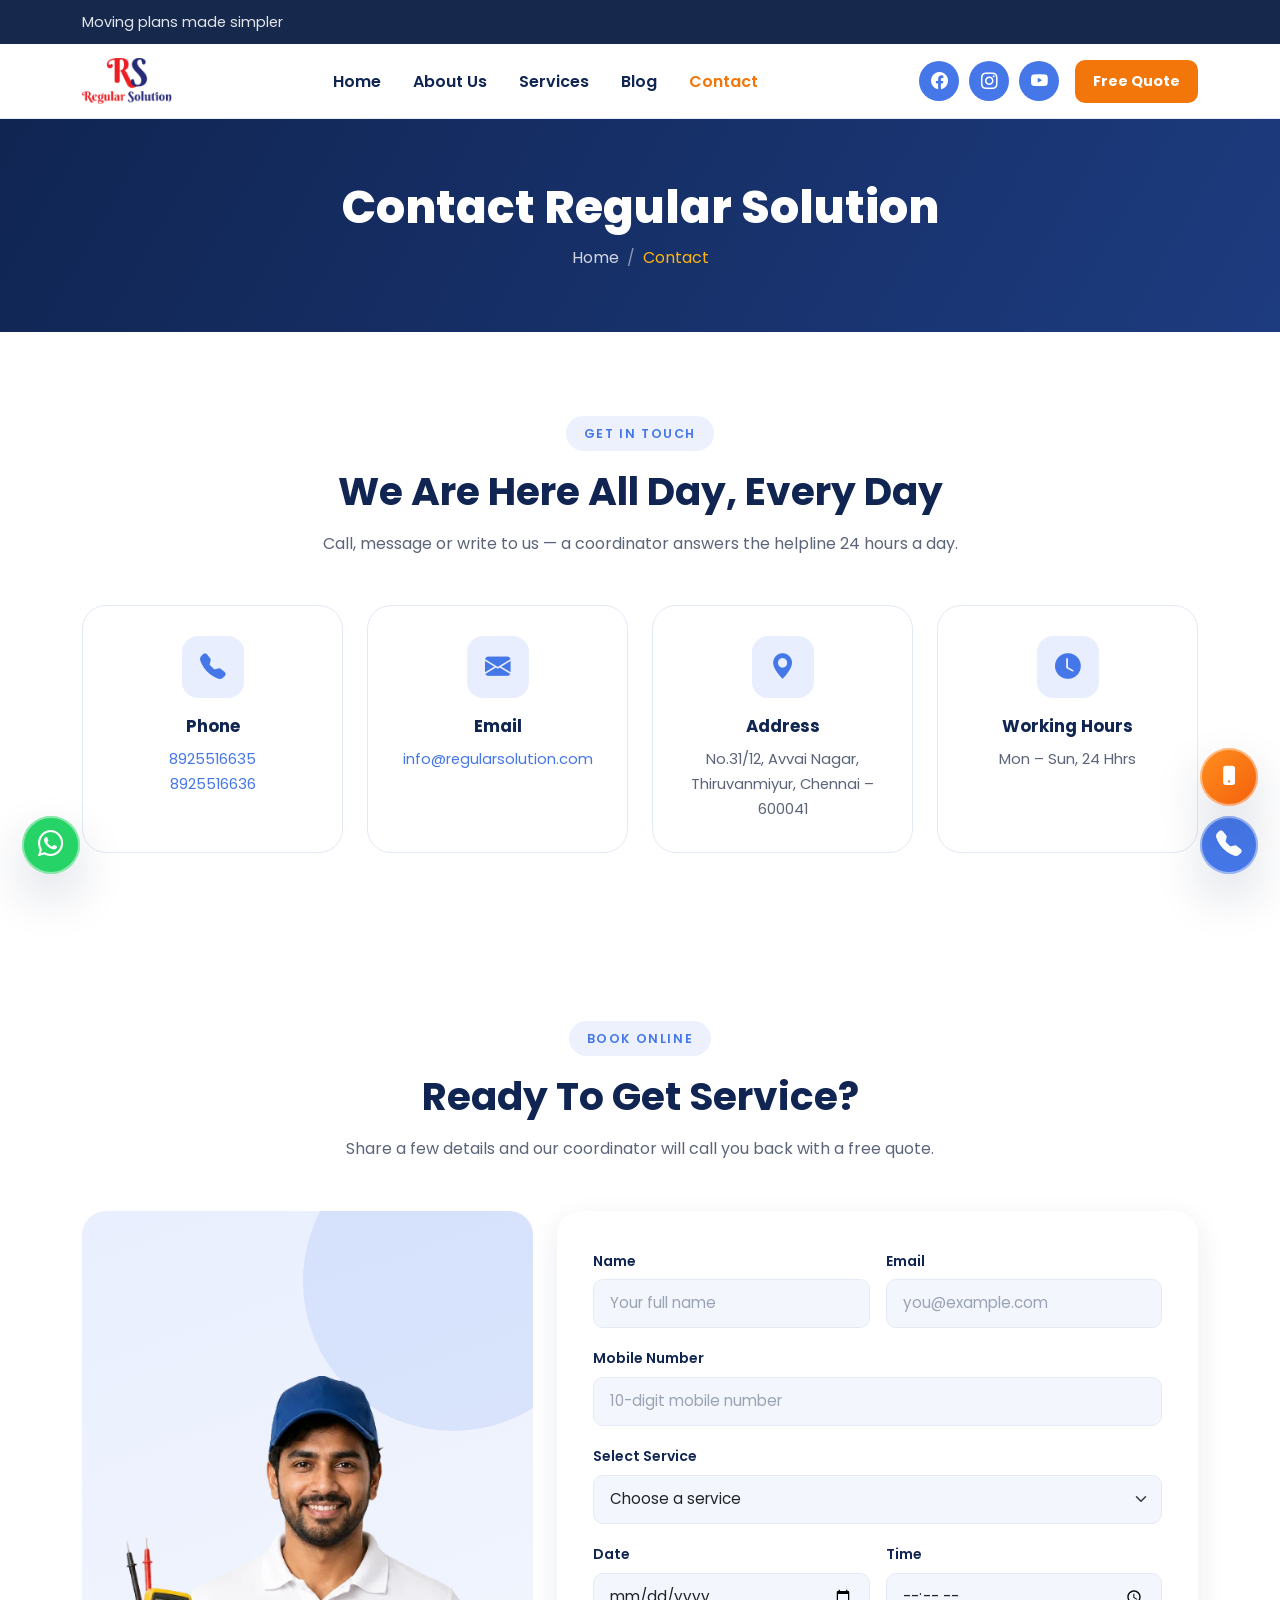
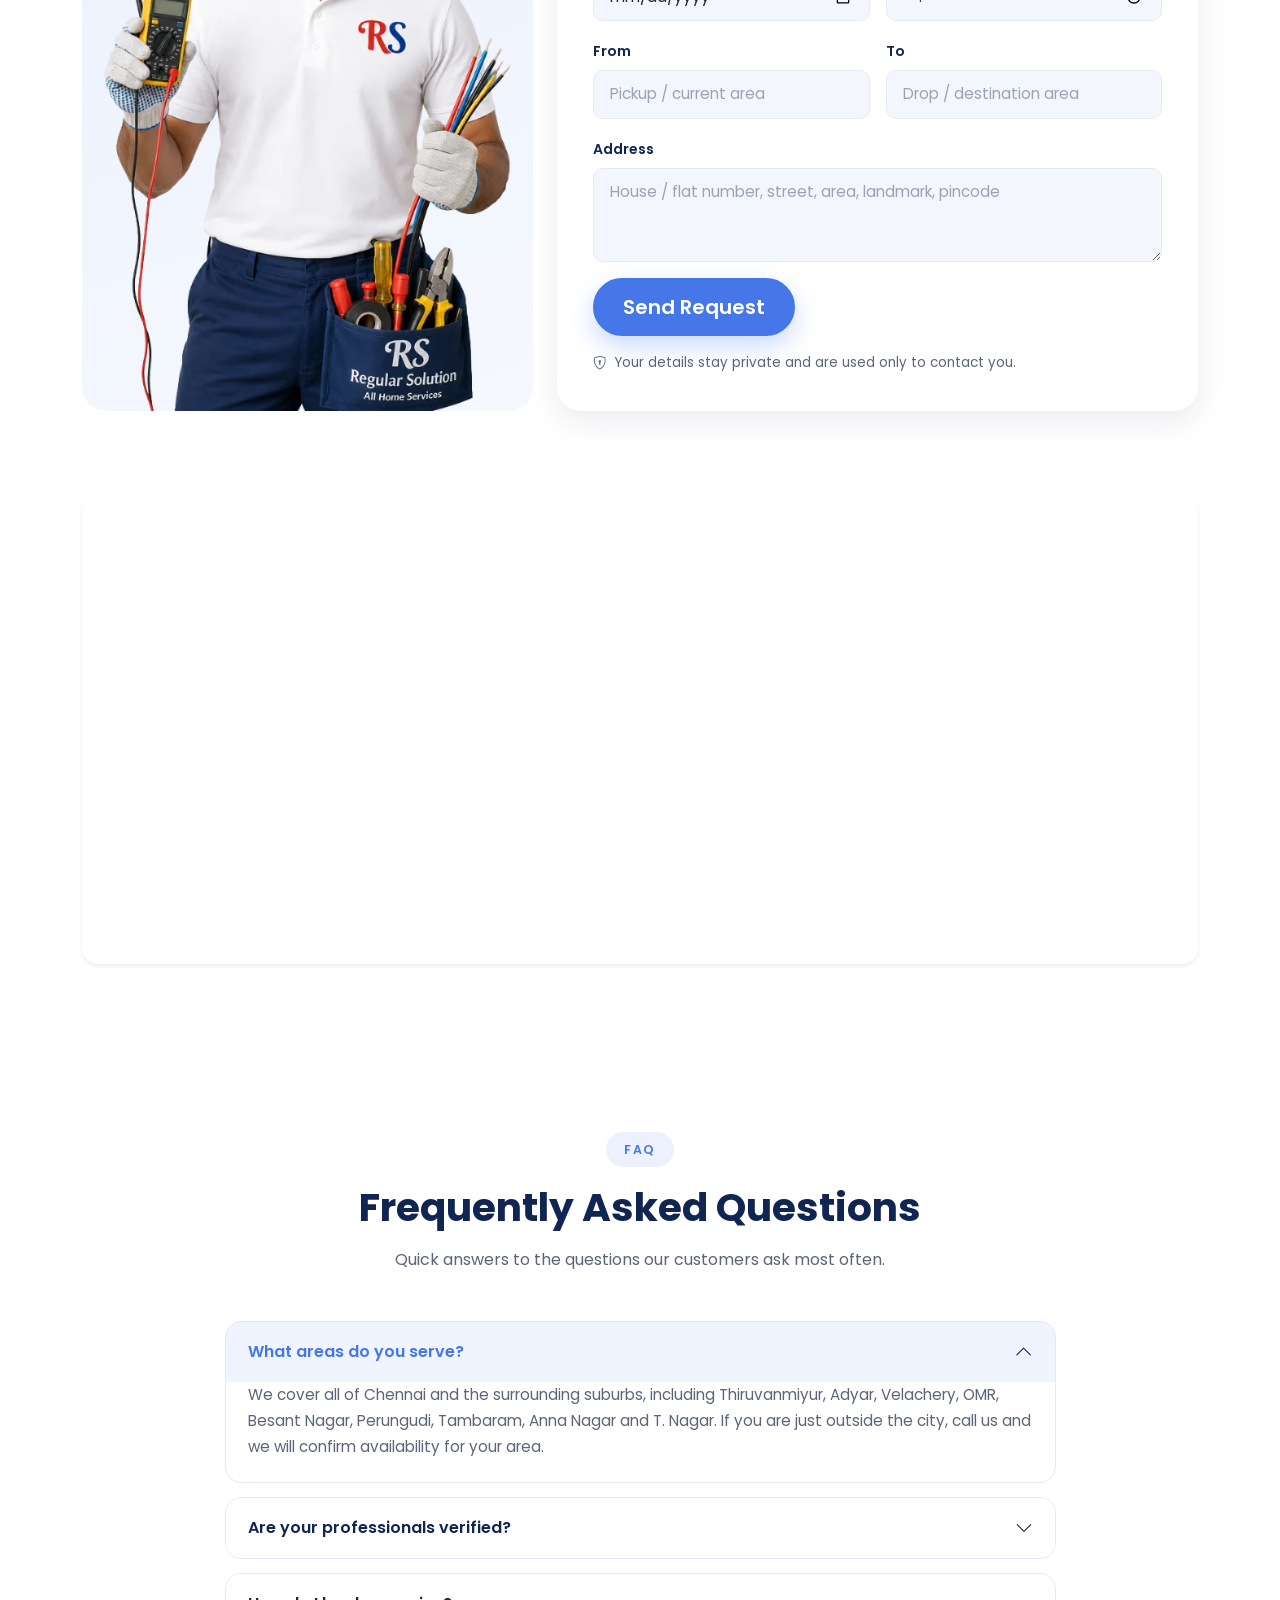
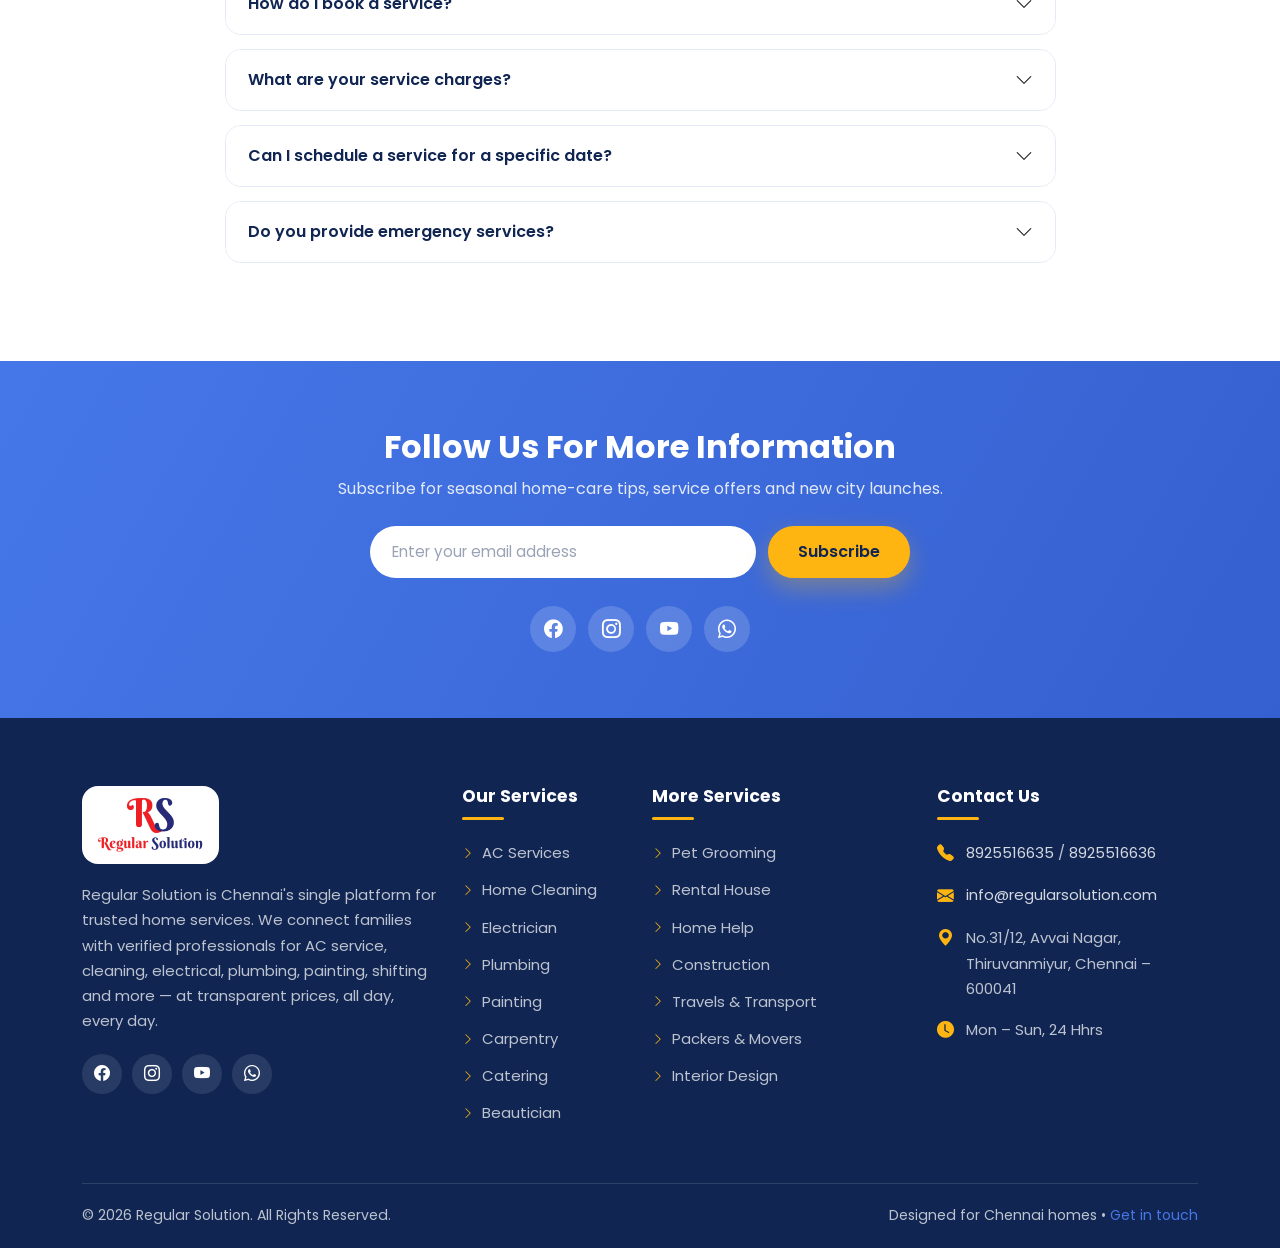
<file: regular-solution/contact.html>
<!DOCTYPE html>
<html lang="en">
<head>
    <meta charset="utf-8">
    <meta name="viewport" content="width=device-width, initial-scale=1">
    <title>Contact Us | Regular Solution Chennai - 8925516635</title>
    <meta name="description" content="Contact Regular Solution in Thiruvanmiyur, Chennai. Call 8925516635 any time, or book a home service online with our quick request form.">
    <meta name="keywords" content="contact Regular Solution, book home service Chennai, Thiruvanmiyur home services">
    <meta name="author" content="Regular Solution">
    <meta name="theme-color" content="#102552">

    <!-- Open Graph -->
    <meta property="og:type" content="website">
    <meta property="og:title" content="Contact Us | Regular Solution Chennai - 8925516635">
    <meta property="og:description" content="Contact Regular Solution in Thiruvanmiyur, Chennai. Call 8925516635 any time, or book a home service online with our quick request form.">
    <meta property="og:image" content="images/hero.png">

    <link rel="icon" href="images/favicon-32.png" sizes="32x32" type="image/png">
    <link rel="icon" href="images/rs-icon.png" sizes="512x512" type="image/png">
    <link rel="apple-touch-icon" href="images/apple-touch-icon.png">

    <!-- Fonts -->
    <link rel="preconnect" href="https://fonts.googleapis.com">
    <link rel="preconnect" href="https://fonts.gstatic.com" crossorigin>
    <link href="https://fonts.googleapis.com/css2?family=Poppins:wght@400;500;600;700;800&display=swap" rel="stylesheet">

    <!-- Bootstrap 5 + Bootstrap Icons -->
    <link href="https://cdn.jsdelivr.net/npm/bootstrap@5.3.3/dist/css/bootstrap.min.css" rel="stylesheet">
    <link href="https://cdn.jsdelivr.net/npm/bootstrap-icons@1.11.3/font/bootstrap-icons.min.css" rel="stylesheet">

    <!-- Project styles -->
    <link href="css/style.css?v=20261114d" rel="stylesheet">
</head>
<body>

<a class="skip-link" href="#main">Skip to main content</a>

<!-- ==================== ANNOUNCEMENT BAR ==================== -->
<div class="lp-announce">
    <div class="container">
        <span data-site="lp_announce">Moving plans made simpler</span>
    </div>
</div>

<!-- ==================== HEADER ==================== -->
<header class="lp-header">
    <div class="container">
        <a class="lp-brand" href="index.html" aria-label="Regular Solution – Packers and Movers">
            <img src="images/logo.png" data-site-src="logo" alt="Regular Solution" width="420" height="215">
        </a>

        <nav class="lp-topnav" aria-label="Main">
            <a href="index.html">Home</a>
            <a href="about.html">About Us</a>
            <a href="services.html">Services</a>
            <a href="blog.html">Blog</a>
            <a href="contact.html" aria-current="page">Contact</a>
        </nav>

        <div class="lp-header-actions">
            <div class="nav-social">
                <a href="https://www.facebook.com/profile.php?id=100093007427833" data-site-href="url:facebook" target="_blank" rel="noopener" aria-label="Regular Solution on Facebook"><i class="bi bi-facebook"></i></a>
                <a href="https://www.instagram.com/regularsolution23/" data-site-href="url:instagram" target="_blank" rel="noopener" aria-label="Regular Solution on Instagram"><i class="bi bi-instagram"></i></a>
                <a href="https://www.youtube.com/@RegularSolution" data-site-href="url:youtube" target="_blank" rel="noopener" aria-label="Regular Solution on YouTube"><i class="bi bi-youtube"></i></a>
            </div>
            <a class="btn btn-lp-orange btn-sm-lp" href="index.html#quote">Free Quote</a>
        </div>
    </div>
</header>

<!-- ==================== FLOATING ACTION BUTTONS ==================== -->
<a class="float-btn float-whatsapp" href="https://wa.me/918925516635" data-site-href="wa:whatsapp" target="_blank" rel="noopener" aria-label="Chat with us on WhatsApp">
    <i class="bi bi-whatsapp" aria-hidden="true"></i>
</a>
<a class="float-btn float-phone" href="tel:8925516635" data-site-href="tel:phone" aria-label="Call Regular Solution">
    <i class="bi bi-telephone-fill" aria-hidden="true"></i>
</a>
<a class="float-btn float-download" href="#download" aria-label="Download the Regular Solution app">
    <i class="bi bi-phone-fill" aria-hidden="true"></i>
</a>

<main id="main">

    <!-- ==================== PAGE BANNER ==================== -->
    <section class="page-banner">
        <div class="container">
            <h1>Contact Regular Solution</h1>
            <nav aria-label="Breadcrumb">
                <ol class="breadcrumb">
                    <li class="breadcrumb-item"><a href="index.html">Home</a></li>
                    <li class="breadcrumb-item active" aria-current="page">Contact</li>
                </ol>
            </nav>
        </div>
    </section>

    <!-- ==================== CONTACT DETAILS ==================== -->
    <section class="section-pad">
        <div class="container">
            <div class="section-head reveal">
                <span class="section-tag">Get In Touch</span>
                <h2>We Are Here All Day, Every Day</h2>
                <p>Call, message or write to us — a coordinator answers the helpline 24 hours a day.</p>
            </div>

            <div class="row g-4">
                <div class="col-lg-3 col-md-6 col-sm-6 reveal">
                    <article class="feature-card text-center">
                        <div class="feature-icon mx-auto"><i class="bi bi-telephone-fill" aria-hidden="true"></i></div>
                        <h3>Phone</h3>
                        <p><a href="tel:8925516635" data-site-href="tel:phone" data-site="phone">8925516635</a><br><a href="tel:8925516636" data-site-href="tel:phone2" data-site="phone2">8925516636</a></p>
                    </article>
                </div>
                <div class="col-lg-3 col-md-6 col-sm-6 reveal" data-reveal-delay="80">
                    <article class="feature-card text-center">
                        <div class="feature-icon mx-auto"><i class="bi bi-envelope-fill" aria-hidden="true"></i></div>
                        <h3>Email</h3>
                        <p><a href="mailto:info@regularsolution.com" data-site-href="mailto:email" data-site="email">info@regularsolution.com</a></p>
                    </article>
                </div>
                <div class="col-lg-3 col-md-6 col-sm-6 reveal" data-reveal-delay="160">
                    <article class="feature-card text-center">
                        <div class="feature-icon mx-auto"><i class="bi bi-geo-alt-fill" aria-hidden="true"></i></div>
                        <h3>Address</h3>
                        <p data-site="address">No.31/12, Avvai Nagar,<br>Thiruvanmiyur, Chennai – 600041</p>
                    </article>
                </div>
                <div class="col-lg-3 col-md-6 col-sm-6 reveal" data-reveal-delay="240">
                    <article class="feature-card text-center">
                        <div class="feature-icon mx-auto"><i class="bi bi-clock-fill" aria-hidden="true"></i></div>
                        <h3>Working Hours</h3>
                        <p data-site="hours">Mon – Sun, 24 Hhrs</p>
                    </article>
                </div>
            </div>
        </div>
    </section>
    <!-- ==================== BOOKING FORM ==================== -->
    <section class="section-pad" id="booking">
        <div class="container">
            <div class="section-head reveal">
                <span class="section-tag">Book Online</span>
                <h2>Ready To Get Service?</h2>
                <p>Share a few details and our coordinator will call you back with a free quote.</p>
            </div>

            <div class="row g-4 align-items-stretch">
                <div class="col-lg-5 d-none d-lg-block reveal">
                    <!-- Matches the form's height and cycles through our professionals -->
                    <div class="contact-media" data-hero-slides data-slide-interval="4000">
                        <img class="hero-slide is-active" src="images/hero/electrician.webp" width="500" height="780" alt="Regular Solution electrician ready for a service call">
                        <img class="hero-slide" src="images/hero/plumbing.webp" width="460" height="780" alt="Regular Solution plumber with pipe tools" loading="lazy">
                        <img class="hero-slide" src="images/hero/home-cleaning.webp" width="527" height="780" alt="Regular Solution home cleaning professional" loading="lazy">
                        <img class="hero-slide" src="images/hero/painting.webp" width="556" height="780" alt="Regular Solution painter with roller and brush" loading="lazy">
                        <img class="hero-slide" src="images/hero/air-conditioner-ac.webp" width="493" height="780" alt="Regular Solution air conditioner technician" loading="lazy">
                    </div>
                </div>

                <div class="col-lg-7 reveal" data-reveal-delay="120">
                    <div class="booking-panel h-100">
                        <form class="needs-validation" name="contact-request" action="/thank-you.html" method="post"
                              data-netlify="true" netlify-honeypot="company" data-otp-form novalidate>
                            <input type="hidden" name="form-name" value="contact-request">
                            <input type="hidden" name="form_name" value="Contact page request">
                            <!-- Honeypot: hidden from people, filled in by bots -->
                            <div class="hp-field" aria-hidden="true">
                                <label for="contactCompany">Company</label>
                                <input type="text" id="contactCompany" name="company" tabindex="-1" autocomplete="off">
                            </div>

                            <div class="row g-3">
                                <div class="col-md-6">
                                    <label class="form-label" for="bookName">Name</label>
                                    <input class="form-control" type="text" id="bookName" name="name"
                                           autocomplete="name" placeholder="Your full name" required>
                                    <div class="invalid-feedback">Please enter your name.</div>
                                </div>

                                <div class="col-md-6">
                                    <label class="form-label" for="bookEmail">Email</label>
                                    <input class="form-control" type="email" id="bookEmail" name="email"
                                           autocomplete="email" placeholder="you@example.com" required>
                                    <div class="invalid-feedback">Please enter a valid email address.</div>
                                </div>

                                <div class="col-12">
                                    <label class="form-label" for="bookPhone">Mobile Number</label>
                                    <div class="otp-row">
                                        <input class="form-control" type="tel" id="bookPhone" name="phone"
                                               inputmode="numeric" autocomplete="tel" maxlength="15"
                                               placeholder="10-digit mobile number" required data-otp-phone>
                                        <button class="btn btn-otp" type="button" data-otp-send>Send OTP</button>
                                    </div>
                                    <div class="invalid-feedback">Enter a valid 10-digit mobile number.</div>

                                    <div class="otp-box d-none" data-otp-box>
                                        <label class="form-label" for="bookOtp">Enter the 6-digit OTP</label>
                                        <div class="otp-row">
                                            <input class="form-control otp-code" type="text" id="bookOtp"
                                                   inputmode="numeric" maxlength="6" placeholder="------"
                                                   autocomplete="one-time-code" data-otp-input>
                                            <button class="btn btn-otp" type="button" data-otp-verify>Verify</button>
                                        </div>
                                        <p class="otp-note" data-otp-note aria-live="polite"></p>
                                    </div>
                                </div>

                                <div class="col-12">
                                    <label class="form-label" for="bookService">Select Service</label>
                                    <select class="form-select" id="bookService" name="service" required>
                                        <option value="" selected disabled>Choose a service</option>
                                        <option>Air Conditioner AC Services</option>
                                        <option>Home Cleaning Services</option>
                                        <option>Electrician Services</option>
                                        <option>Plumbing Services</option>
                                        <option>Painting Services</option>
                                        <option>Carpentry Services</option>
                                        <option>Catering Services</option>
                                        <option>Beautician Services</option>
                                        <option>Pet Grooming Services</option>
                                        <option>Rental House Services</option>
                                        <option>Home Help Services</option>
                                        <option>Construction Services</option>
                                        <option>Travels Services</option>
                                        <option>Transport Services</option>
                                        <option>Packers and Movers Services</option>
                                        <option>Interior Design Services</option>
                                    </select>
                                    <div class="invalid-feedback">Please select a service.</div>
                                </div>

                                <div class="col-md-6">
                                    <label class="form-label" for="bookDate">Date</label>
                                    <input class="form-control" type="date" id="bookDate" name="date" required>
                                    <div class="invalid-feedback">Please choose a service date.</div>
                                </div>

                                <div class="col-md-6">
                                    <label class="form-label" for="bookTime">Time</label>
                                    <input class="form-control" type="time" id="bookTime" name="time" required>
                                    <div class="invalid-feedback">Please choose a preferred time.</div>
                                </div>

                                <div class="col-md-6">
                                    <label class="form-label" for="bookFrom">From</label>
                                    <input class="form-control" type="text" id="bookFrom" name="from"
                                           placeholder="Pickup / current area">
                                </div>

                                <div class="col-md-6">
                                    <label class="form-label" for="bookTo">To</label>
                                    <input class="form-control" type="text" id="bookTo" name="to"
                                           placeholder="Drop / destination area">
                                </div>

                                <div class="col-12">
                                    <label class="form-label" for="bookAddress">Address</label>
                                    <textarea class="form-control" id="bookAddress" name="address" rows="3"
                                              placeholder="House / flat number, street, area, landmark, pincode" required></textarea>
                                    <div class="invalid-feedback">Please enter your service address.</div>
                                </div>

                                <div class="col-12 d-flex flex-wrap align-items-center gap-3">
                                    <button class="btn btn-brand btn-lg" type="submit">Send Request</button>
                                    <span class="form-note">
                                        <i class="bi bi-shield-lock me-1" aria-hidden="true"></i>
                                        Your details stay private and are used only to contact you.
                                    </span>
                                </div>
                            </div>

                            <div class="alert d-none" data-form-message></div>
                        </form>
                    </div>
                </div>
            </div>
        </div>
    </section>

    <!-- ==================== MAP ==================== -->
    <section class="section-pad pt-0">
        <div class="container">
            <div class="ratio map-embed rounded-4 overflow-hidden shadow-sm reveal">
                <iframe
                    src="https://maps.google.com/maps?q=Thiruvanmiyur%2C%20Chennai%20600041&amp;t=&amp;z=14&amp;ie=UTF8&amp;iwloc=&amp;output=embed" data-site-src="map"
                    title="Regular Solution office location in Thiruvanmiyur, Chennai"
                    loading="lazy" referrerpolicy="no-referrer-when-downgrade"></iframe>
            </div>
        </div>
    </section>
    <!-- ==================== FAQ ==================== -->
    <section class="section-pad" id="faq">
        <div class="container">
            <div class="section-head reveal">
                <span class="section-tag">FAQ</span>
                <h2>Frequently Asked Questions</h2>
                <p>Quick answers to the questions our customers ask most often.</p>
            </div>

            <div class="row justify-content-center">
                <div class="col-lg-9 reveal">
                    <div class="accordion faq-accordion" id="faqAccordion">
                        <div class="accordion-item">
                            <h3 class="accordion-header" id="faqHeading1">
                                <button class="accordion-button" type="button" data-bs-toggle="collapse"
                                        data-bs-target="#faqCollapse1" aria-expanded="true" aria-controls="faqCollapse1">
                                    What areas do you serve?
                                </button>
                            </h3>
                            <div class="accordion-collapse collapse show" id="faqCollapse1"
                                 aria-labelledby="faqHeading1" data-bs-parent="#faqAccordion">
                                <div class="accordion-body">
                                    We cover all of Chennai and the surrounding suburbs, including Thiruvanmiyur, Adyar,
                                    Velachery, OMR, Besant Nagar, Perungudi, Tambaram, Anna Nagar and T. Nagar. If you are
                                    just outside the city, call us and we will confirm availability for your area.
                                </div>
                            </div>
                        </div>

                        <div class="accordion-item">
                            <h3 class="accordion-header" id="faqHeading2">
                                <button class="accordion-button collapsed" type="button" data-bs-toggle="collapse"
                                        data-bs-target="#faqCollapse2" aria-expanded="false" aria-controls="faqCollapse2">
                                    Are your professionals verified?
                                </button>
                            </h3>
                            <div class="accordion-collapse collapse" id="faqCollapse2"
                                 aria-labelledby="faqHeading2" data-bs-parent="#faqAccordion">
                                <div class="accordion-body">
                                    Yes. Every professional goes through identity verification, an address check and a
                                    practical skill assessment before joining the platform, and we track customer ratings
                                    on each completed job.
                                </div>
                            </div>
                        </div>

                        <div class="accordion-item">
                            <h3 class="accordion-header" id="faqHeading3">
                                <button class="accordion-button collapsed" type="button" data-bs-toggle="collapse"
                                        data-bs-target="#faqCollapse3" aria-expanded="false" aria-controls="faqCollapse3">
                                    How do I book a service?
                                </button>
                            </h3>
                            <div class="accordion-collapse collapse" id="faqCollapse3"
                                 aria-labelledby="faqHeading3" data-bs-parent="#faqAccordion">
                                <div class="accordion-body">
                                    Fill in the booking form on this page, call <span data-site="phone">8925516635</span> or message us on WhatsApp.
                                    A coordinator will confirm your slot and share the quote before any work begins.
                                </div>
                            </div>
                        </div>

                        <div class="accordion-item">
                            <h3 class="accordion-header" id="faqHeading4">
                                <button class="accordion-button collapsed" type="button" data-bs-toggle="collapse"
                                        data-bs-target="#faqCollapse4" aria-expanded="false" aria-controls="faqCollapse4">
                                    What are your service charges?
                                </button>
                            </h3>
                            <div class="accordion-collapse collapse" id="faqCollapse4"
                                 aria-labelledby="faqHeading4" data-bs-parent="#faqAccordion">
                                <div class="accordion-body">
                                    Charges depend on the service, the scope of work and the material required. You always
                                    receive an itemised quote first, and the final bill never exceeds the approved amount
                                    without your consent.
                                </div>
                            </div>
                        </div>

                        <div class="accordion-item">
                            <h3 class="accordion-header" id="faqHeading5">
                                <button class="accordion-button collapsed" type="button" data-bs-toggle="collapse"
                                        data-bs-target="#faqCollapse5" aria-expanded="false" aria-controls="faqCollapse5">
                                    Can I schedule a service for a specific date?
                                </button>
                            </h3>
                            <div class="accordion-collapse collapse" id="faqCollapse5"
                                 aria-labelledby="faqHeading5" data-bs-parent="#faqAccordion">
                                <div class="accordion-body">
                                    Absolutely. Choose your preferred date and time in the booking form and we will assign
                                    a professional for that slot. You can reschedule free of charge up to two hours before
                                    the appointment.
                                </div>
                            </div>
                        </div>

                        <div class="accordion-item">
                            <h3 class="accordion-header" id="faqHeading6">
                                <button class="accordion-button collapsed" type="button" data-bs-toggle="collapse"
                                        data-bs-target="#faqCollapse6" aria-expanded="false" aria-controls="faqCollapse6">
                                    Do you provide emergency services?
                                </button>
                            </h3>
                            <div class="accordion-collapse collapse" id="faqCollapse6"
                                 aria-labelledby="faqHeading6" data-bs-parent="#faqAccordion">
                                <div class="accordion-body">
                                    Yes — we operate 24 hours a day, all seven days. For urgent electrical, plumbing or
                                    lock-related problems, call our helpline and we will dispatch the nearest available
                                    professional.
                                </div>
                            </div>
                        </div>
                    </div>
                </div>
            </div>
        </div>
    </section>
    <!-- ==================== NEWSLETTER ==================== -->
    <section class="newsletter">
        <div class="container text-center">
            <h2 class="mb-2">Follow Us For More Information</h2>
            <p class="mb-4">Subscribe for seasonal home-care tips, service offers and new city launches.</p>

            <form class="newsletter-form" data-newsletter novalidate>
                <label class="visually-hidden" for="newsletterEmail">Email address</label>
                <input class="form-control" type="email" id="newsletterEmail" name="email"
                       placeholder="Enter your email address" required>
                <button class="btn btn-accent" type="submit">Subscribe</button>
            </form>
            <p class="small mt-3 mb-0 d-none" data-newsletter-message></p>

            <div class="social-row">
                <a href="https://www.facebook.com/profile.php?id=100093007427833" data-site-href="url:facebook" target="_blank" rel="noopener" aria-label="Facebook"><i class="bi bi-facebook"></i></a>
                <a href="https://www.instagram.com/regularsolution23/" data-site-href="url:instagram" target="_blank" rel="noopener" aria-label="Instagram"><i class="bi bi-instagram"></i></a>
                <a href="https://www.youtube.com/@RegularSolution" data-site-href="url:youtube" target="_blank" rel="noopener" aria-label="YouTube"><i class="bi bi-youtube"></i></a>
                <a href="https://wa.me/918925516635" data-site-href="wa:whatsapp" target="_blank" rel="noopener" aria-label="WhatsApp"><i class="bi bi-whatsapp"></i></a>
            </div>
        </div>
    </section>

</main>

<!-- ==================== FOOTER ==================== -->
<footer class="site-footer">
    <div class="container">
        <div class="row g-4">
            <div class="col-lg-4 col-md-6">
                <div class="footer-logo">
                    <img src="images/logo.png" data-site-src="logo" alt="Regular Solution" width="420" height="215" loading="lazy">
                </div>
                <h2 class="visually-hidden">About Regular Solution</h2>
                <p data-site="footer_about">Regular Solution is Chennai&#039;s single platform for trusted home services. We connect families with verified professionals for AC service, cleaning, electrical, plumbing, painting, shifting and more — at transparent prices, all day, every day.</p>
                <div class="footer-social">
                    <a href="https://www.facebook.com/profile.php?id=100093007427833" data-site-href="url:facebook" target="_blank" rel="noopener" aria-label="Facebook"><i class="bi bi-facebook"></i></a>
                    <a href="https://www.instagram.com/regularsolution23/" data-site-href="url:instagram" target="_blank" rel="noopener" aria-label="Instagram"><i class="bi bi-instagram"></i></a>
                    <a href="https://www.youtube.com/@RegularSolution" data-site-href="url:youtube" target="_blank" rel="noopener" aria-label="YouTube"><i class="bi bi-youtube"></i></a>
                    <a href="https://wa.me/918925516635" data-site-href="wa:whatsapp" target="_blank" rel="noopener" aria-label="WhatsApp"><i class="bi bi-whatsapp"></i></a>
                </div>
            </div>

            <div class="col-lg-2 col-md-6 col-6">
                <h3>Our Services</h3>
                <ul class="footer-links list-clean">
                    <li><a href="services.html">AC Services</a></li>
                    <li><a href="services.html">Home Cleaning</a></li>
                    <li><a href="services.html">Electrician</a></li>
                    <li><a href="services.html">Plumbing</a></li>
                    <li><a href="services.html">Painting</a></li>
                    <li><a href="services.html">Carpentry</a></li>
                    <li><a href="services.html">Catering</a></li>
                    <li><a href="services.html">Beautician</a></li>
                </ul>
            </div>

            <div class="col-lg-3 col-md-6 col-6">
                <h3>More Services</h3>
                <ul class="footer-links list-clean">
                    <li><a href="services.html">Pet Grooming</a></li>
                    <li><a href="services.html">Rental House</a></li>
                    <li><a href="services.html">Home Help</a></li>
                    <li><a href="services.html">Construction</a></li>
                    <li><a href="services.html">Travels &amp; Transport</a></li>
                    <li><a href="services.html">Packers &amp; Movers</a></li>
                    <li><a href="services.html">Interior Design</a></li>
                </ul>
            </div>

            <div class="col-lg-3 col-md-6">
                <h3>Contact Us</h3>
                <ul class="footer-contact list-clean">
                    <li>
                        <i class="bi bi-telephone-fill" aria-hidden="true"></i>
                        <span><a href="tel:8925516635" data-site-href="tel:phone" data-site="phone">8925516635</a> / <a href="tel:8925516636" data-site-href="tel:phone2" data-site="phone2">8925516636</a></span>
                    </li>
                    <li>
                        <i class="bi bi-envelope-fill" aria-hidden="true"></i>
                        <span><a href="mailto:info@regularsolution.com" data-site-href="mailto:email" data-site="email">info@regularsolution.com</a></span>
                    </li>
                    <li>
                        <i class="bi bi-geo-alt-fill" aria-hidden="true"></i>
                        <span data-site="address">No.31/12, Avvai Nagar,<br>Thiruvanmiyur, Chennai – 600041</span>
                    </li>
                    <li>
                        <i class="bi bi-clock-fill" aria-hidden="true"></i>
                        <span data-site="hours">Mon – Sun, 24 Hhrs</span>
                    </li>
                </ul>
            </div>
        </div>

        <div class="footer-bottom">
            <div class="row align-items-center g-2">
                <div class="col-md-6">
                    <p>&copy; <span data-current-year>2026</span> <span data-site="copyright">Regular Solution. All Rights Reserved.</span></p>
                </div>
                <div class="col-md-6 text-md-end">
                    <p>Designed for Chennai homes &bull; <a href="contact.html">Get in touch</a></p>
                </div>
            </div>
        </div>
    </div>
</footer>

<!-- Scripts -->
<script src="https://cdn.jsdelivr.net/npm/bootstrap@5.3.3/dist/js/bootstrap.bundle.min.js"></script>
<script src="js/script.js?v=20261114c"></script>
</body>
</html>
</file>
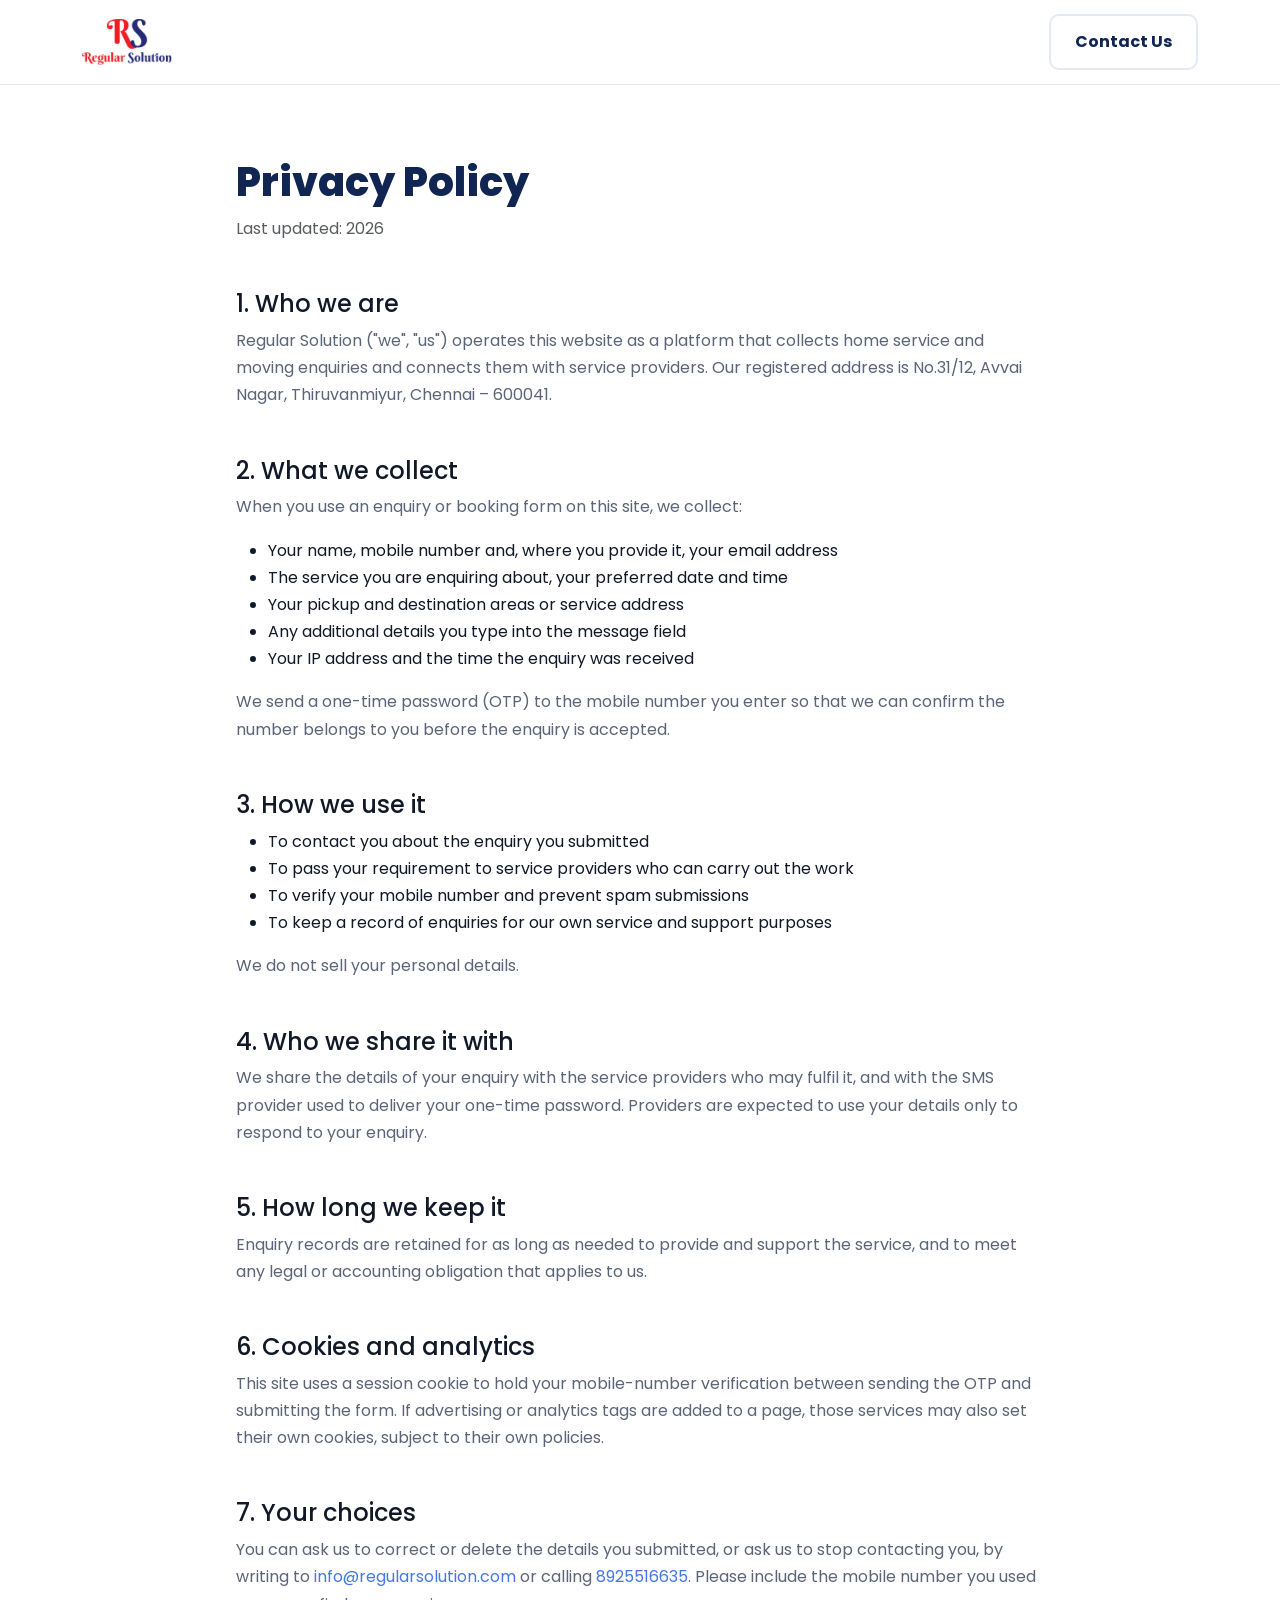
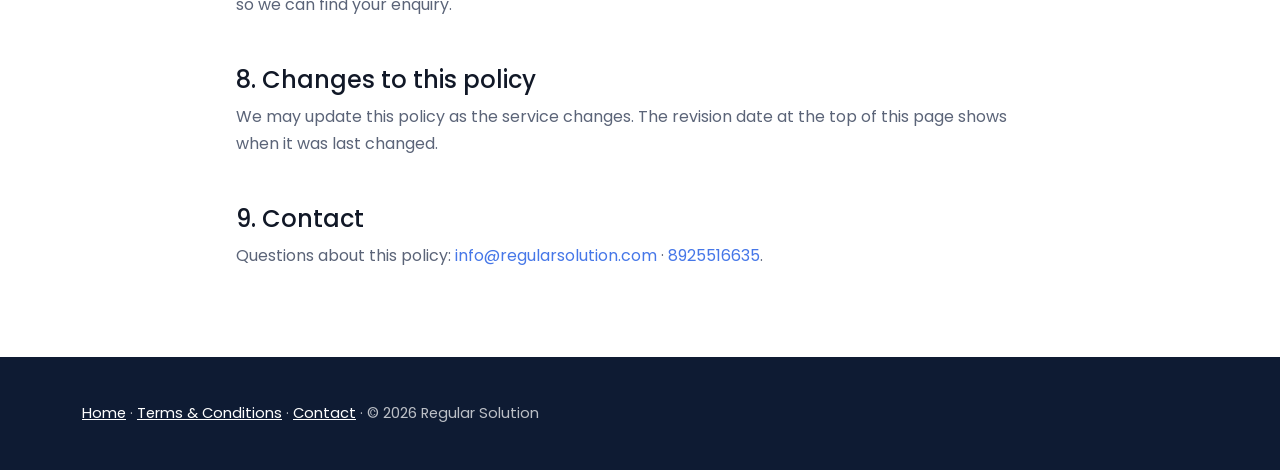
<file: regular-solution/privacy.html>
<!DOCTYPE html>
<html lang="en">
<head>
    <meta charset="utf-8">
    <meta name="viewport" content="width=device-width, initial-scale=1">
    <title>Privacy Policy | Regular Solution</title>
    <meta name="description" content="How Regular Solution collects, uses and protects the details you share through our enquiry and booking forms.">
    <meta name="robots" content="noindex, follow">
    <meta name="theme-color" content="#102552">

    <link rel="icon" href="images/favicon-32.png" sizes="32x32" type="image/png">
    <link rel="apple-touch-icon" href="images/apple-touch-icon.png">

    <link rel="preconnect" href="https://fonts.googleapis.com">
    <link rel="preconnect" href="https://fonts.gstatic.com" crossorigin>
    <link href="https://fonts.googleapis.com/css2?family=Poppins:wght@400;500;600;700;800&display=swap" rel="stylesheet">

    <link href="https://cdn.jsdelivr.net/npm/bootstrap@5.3.3/dist/css/bootstrap.min.css" rel="stylesheet">
    <link href="https://cdn.jsdelivr.net/npm/bootstrap-icons@1.11.3/font/bootstrap-icons.min.css" rel="stylesheet">
    <link href="css/style.css?v=20261114d" rel="stylesheet">
    <link href="css/landing.css?v=20261114d" rel="stylesheet">
</head>
<body class="lp">

<a class="skip-link" href="#main">Skip to main content</a>

<header class="lp-header">
    <div class="container">
        <a href="index.html" aria-label="Regular Solution home">
            <img src="images/logo.png" data-site-src="logo" alt="Regular Solution" width="420" height="215">
        </a>
        <a class="btn btn-lp-ghost" href="contact.html">Contact Us</a>
    </div>
</header>

<main id="main" class="lp-section">
    <div class="container" style="max-width: 52rem;">
        <h1 class="mb-2">Privacy Policy</h1>
        <p class="text-muted">Last updated: <span data-current-year>2026</span></p>

        <!-- TODO before launch: have this reviewed, and fill in the registered
             business name, address and grievance contact in the sections below. -->

        <h2 class="h4 mt-5">1. Who we are</h2>
        <p>
            Regular Solution ("we", "us") operates this website as a platform that collects home
            service and moving enquiries and connects them with service providers. Our registered
            address is <span data-site="address_line">No.31/12, Avvai Nagar, Thiruvanmiyur, Chennai – 600041</span>.
        </p>

        <h2 class="h4 mt-5">2. What we collect</h2>
        <p>When you use an enquiry or booking form on this site, we collect:</p>
        <ul>
            <li>Your name, mobile number and, where you provide it, your email address</li>
            <li>The service you are enquiring about, your preferred date and time</li>
            <li>Your pickup and destination areas or service address</li>
            <li>Any additional details you type into the message field</li>
            <li>Your IP address and the time the enquiry was received</li>
        </ul>
        <p>
            We send a one-time password (OTP) to the mobile number you enter so that we can confirm
            the number belongs to you before the enquiry is accepted.
        </p>

        <h2 class="h4 mt-5">3. How we use it</h2>
        <ul>
            <li>To contact you about the enquiry you submitted</li>
            <li>To pass your requirement to service providers who can carry out the work</li>
            <li>To verify your mobile number and prevent spam submissions</li>
            <li>To keep a record of enquiries for our own service and support purposes</li>
        </ul>
        <p>We do not sell your personal details.</p>

        <h2 class="h4 mt-5">4. Who we share it with</h2>
        <p>
            We share the details of your enquiry with the service providers who may fulfil it, and
            with the SMS provider used to deliver your one-time password. Providers are expected to
            use your details only to respond to your enquiry.
        </p>

        <h2 class="h4 mt-5">5. How long we keep it</h2>
        <p>
            Enquiry records are retained for as long as needed to provide and support the service,
            and to meet any legal or accounting obligation that applies to us.
        </p>

        <h2 class="h4 mt-5">6. Cookies and analytics</h2>
        <p>
            This site uses a session cookie to hold your mobile-number verification between sending
            the OTP and submitting the form. If advertising or analytics tags are added to a page,
            those services may also set their own cookies, subject to their own policies.
        </p>

        <h2 class="h4 mt-5">7. Your choices</h2>
        <p>
            You can ask us to correct or delete the details you submitted, or ask us to stop
            contacting you, by writing to
            <a href="mailto:info@regularsolution.com" data-site-href="mailto:email" data-site="email">info@regularsolution.com</a> or calling
            <a href="tel:8925516635" data-site-href="tel:phone" data-site="phone">8925516635</a>. Please include the mobile number you used so
            we can find your enquiry.
        </p>

        <h2 class="h4 mt-5">8. Changes to this policy</h2>
        <p>
            We may update this policy as the service changes. The revision date at the top of this
            page shows when it was last changed.
        </p>

        <h2 class="h4 mt-5">9. Contact</h2>
        <p>
            Questions about this policy: <a href="mailto:info@regularsolution.com" data-site-href="mailto:email" data-site="email">info@regularsolution.com</a> &middot;
            <a href="tel:8925516635" data-site-href="tel:phone" data-site="phone">8925516635</a>.
        </p>
    </div>
</main>

<footer class="lp-footer">
    <div class="container">
        <p class="mb-0">
            <a href="index.html">Home</a> &middot;
            <a href="terms.html">Terms &amp; Conditions</a> &middot;
            <a href="contact.html">Contact</a> &middot;
            &copy; <span data-current-year>2026</span> Regular Solution
        </p>
    </div>
</footer>

<script src="https://cdn.jsdelivr.net/npm/bootstrap@5.3.3/dist/js/bootstrap.bundle.min.js"></script>
<script src="js/script.js?v=20261114c"></script>
</body>
</html>
</file>
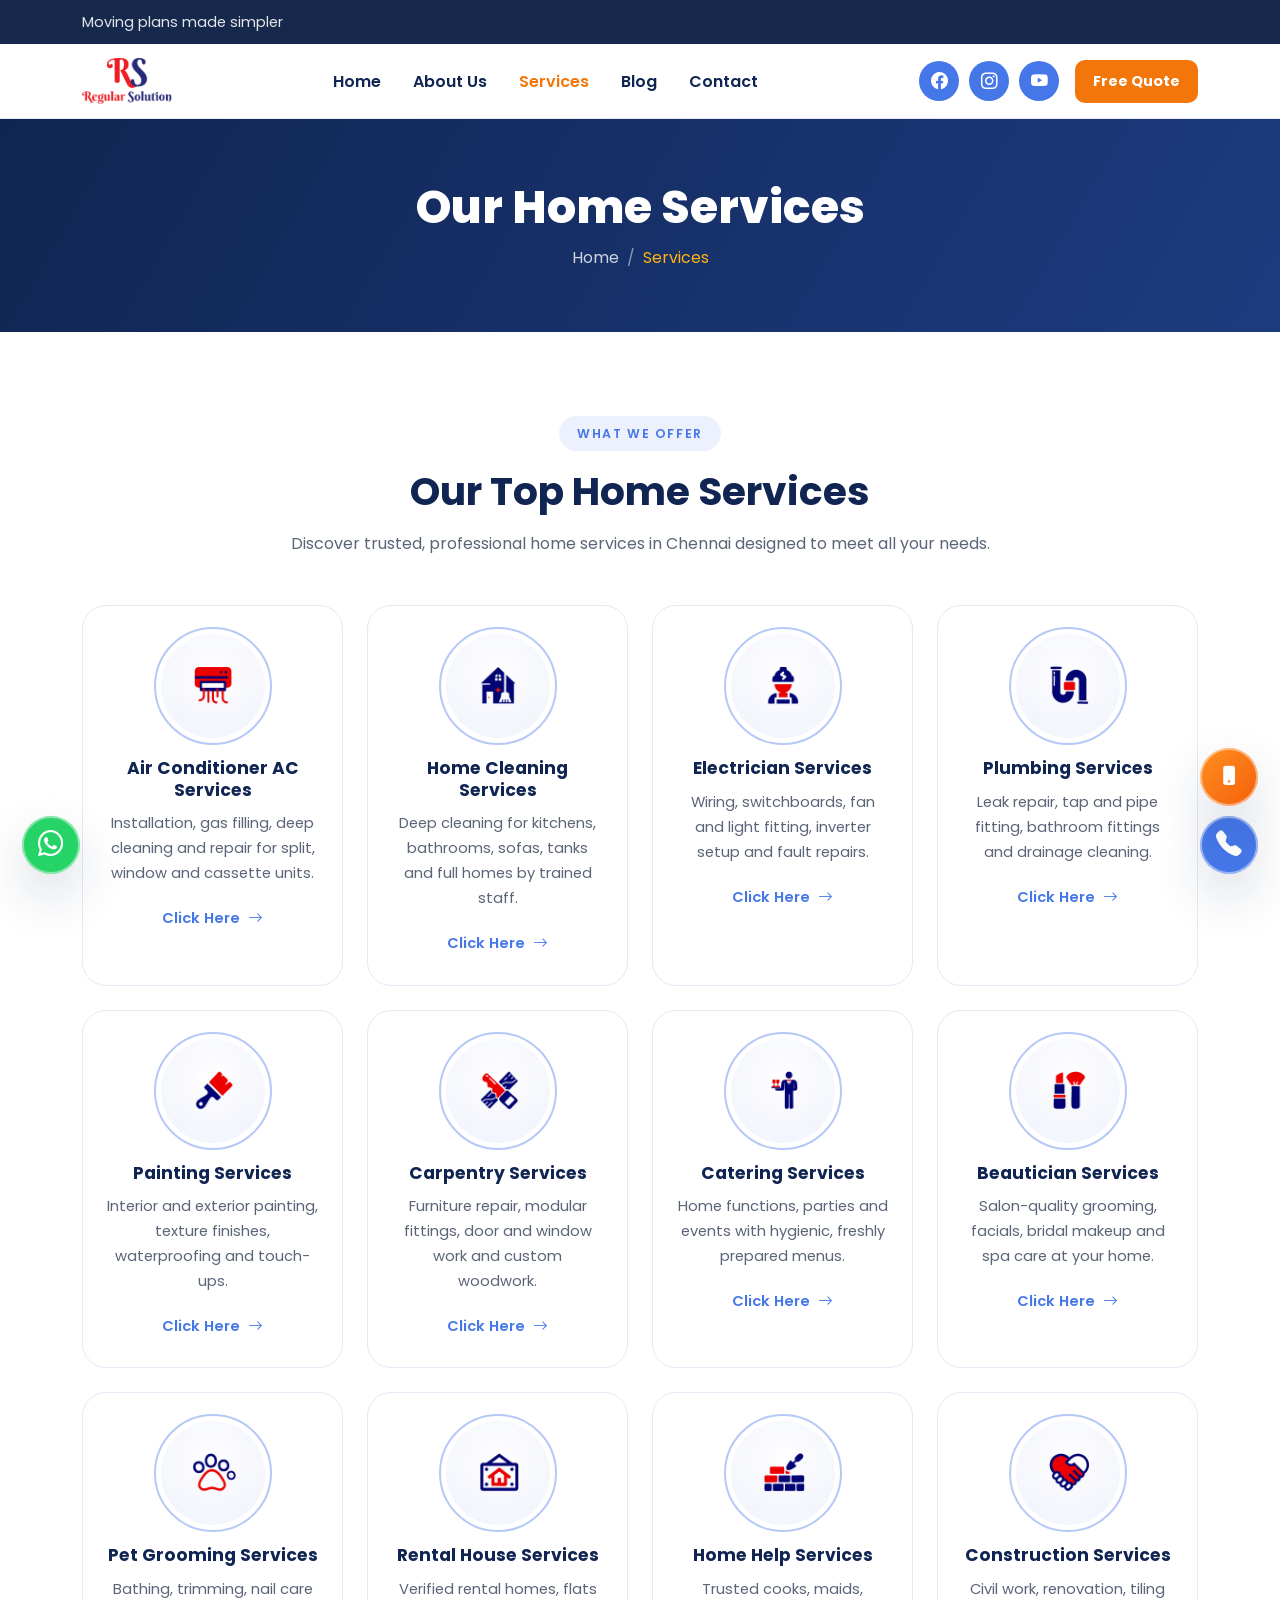
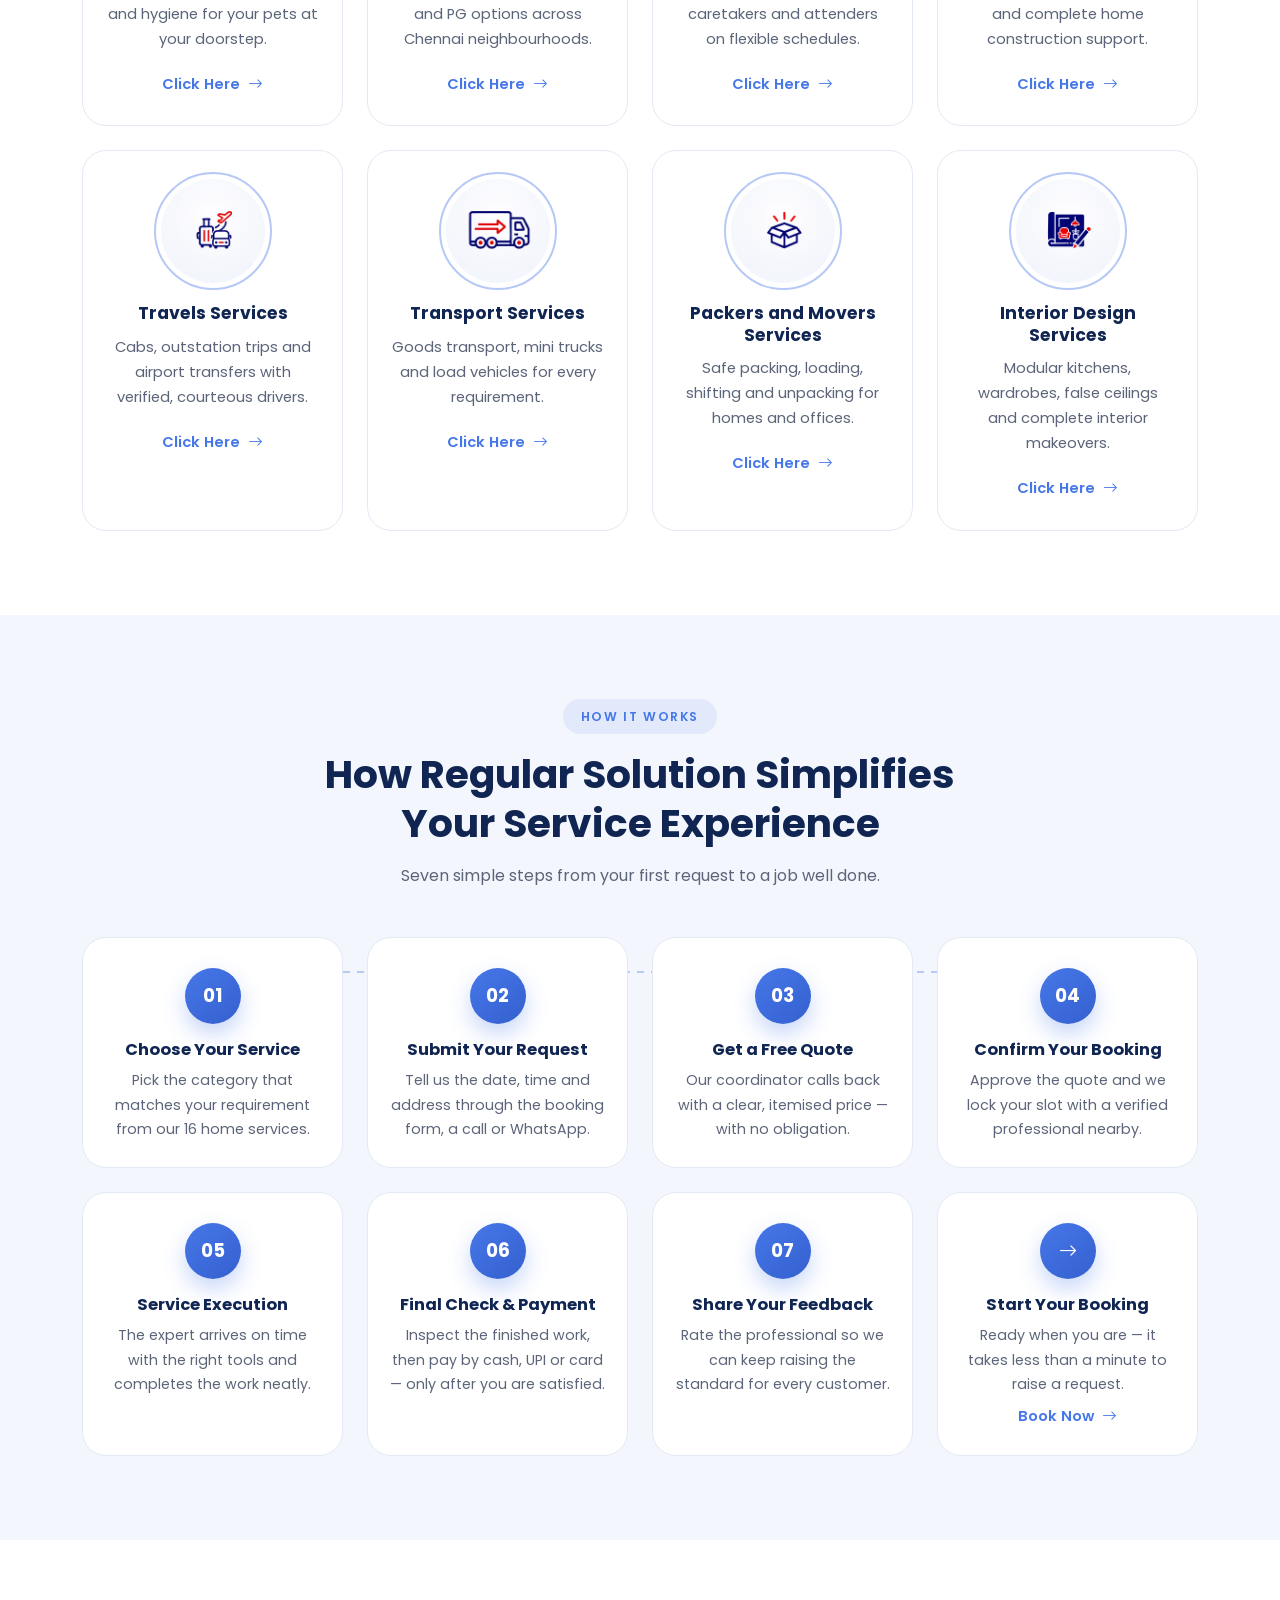
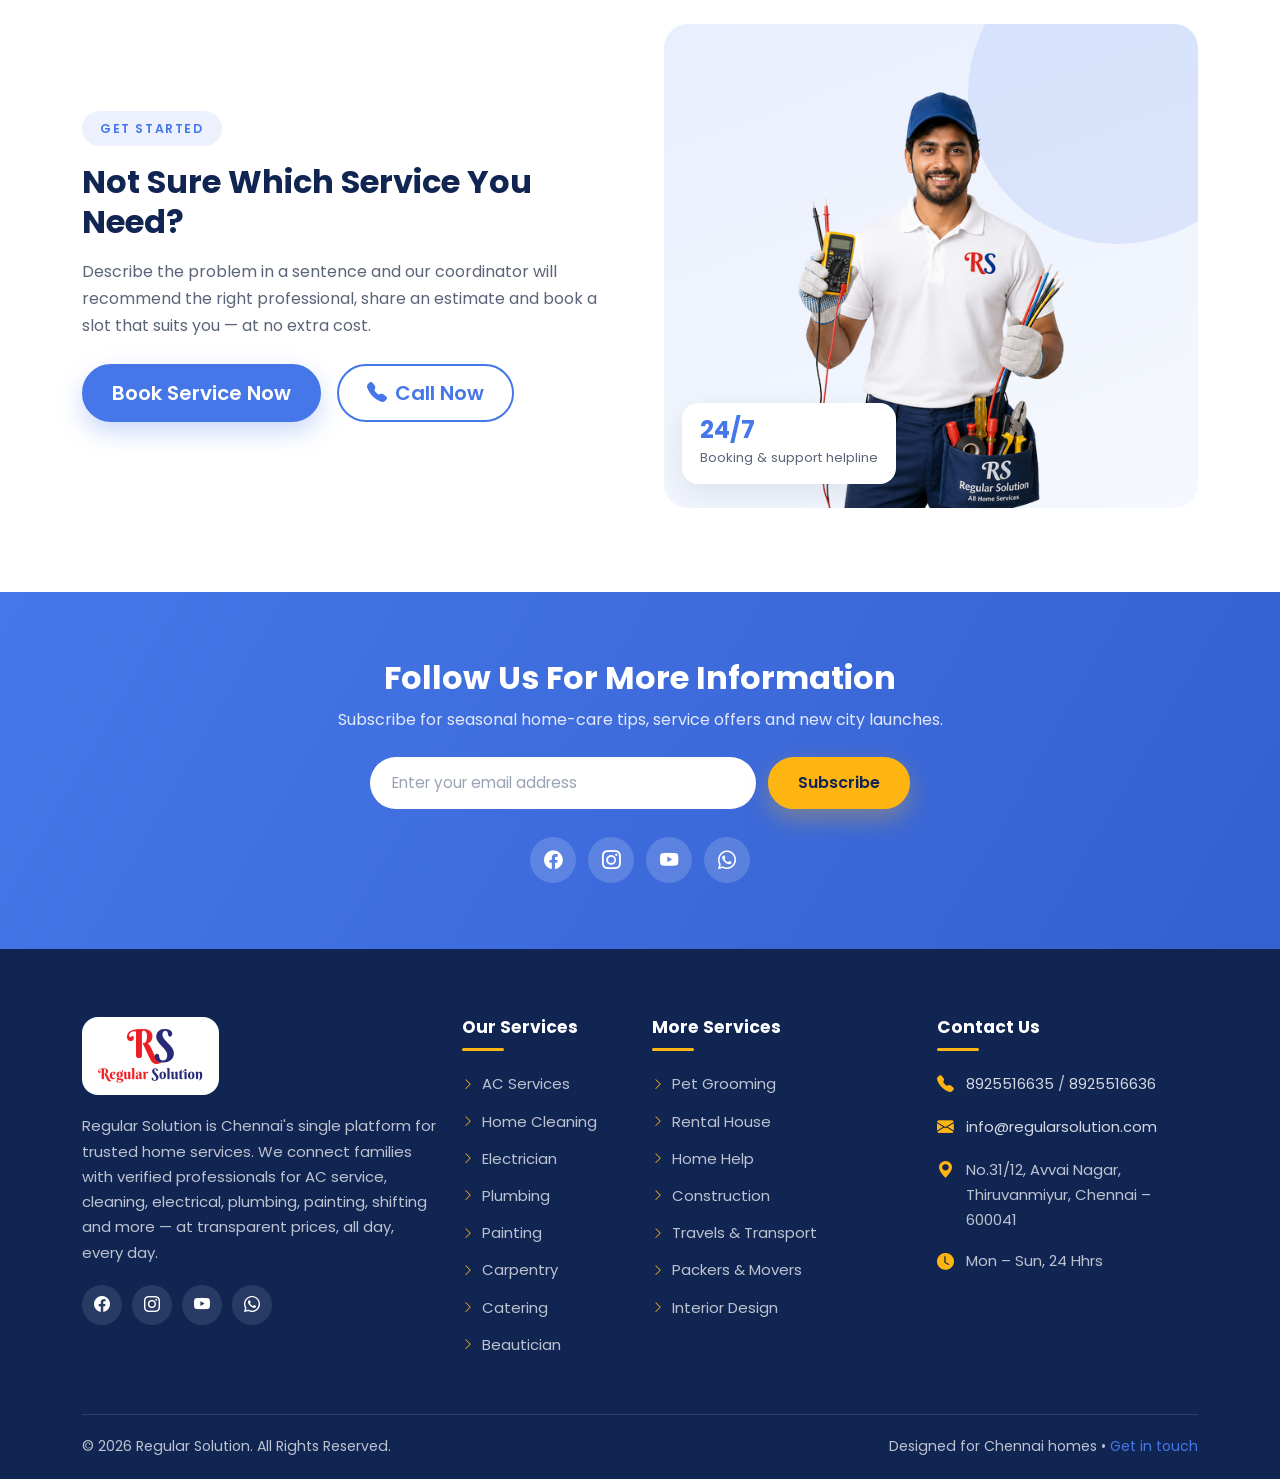
<file: regular-solution/services.html>
<!DOCTYPE html>
<html lang="en">
<head>
    <meta charset="utf-8">
    <meta name="viewport" content="width=device-width, initial-scale=1">
    <title>Our Services | 16 Home Services in Chennai - Regular Solution</title>
    <meta name="description" content="AC service, home cleaning, electrician, plumbing, painting, carpentry, catering, movers, interior design and more - all booked through Regular Solution Chennai.">
    <meta name="keywords" content="home services Chennai, AC service, home cleaning, electrician, plumber, painting, packers and movers Chennai">
    <meta name="author" content="Regular Solution">
    <meta name="theme-color" content="#102552">

    <!-- Open Graph -->
    <meta property="og:type" content="website">
    <meta property="og:title" content="Our Services | 16 Home Services in Chennai - Regular Solution">
    <meta property="og:description" content="AC service, home cleaning, electrician, plumbing, painting, carpentry, catering, movers, interior design and more - all booked through Regular Solution Chennai.">
    <meta property="og:image" content="images/hero.png">

    <link rel="icon" href="images/favicon-32.png" sizes="32x32" type="image/png">
    <link rel="icon" href="images/rs-icon.png" sizes="512x512" type="image/png">
    <link rel="apple-touch-icon" href="images/apple-touch-icon.png">

    <!-- Fonts -->
    <link rel="preconnect" href="https://fonts.googleapis.com">
    <link rel="preconnect" href="https://fonts.gstatic.com" crossorigin>
    <link href="https://fonts.googleapis.com/css2?family=Poppins:wght@400;500;600;700;800&display=swap" rel="stylesheet">

    <!-- Bootstrap 5 + Bootstrap Icons -->
    <link href="https://cdn.jsdelivr.net/npm/bootstrap@5.3.3/dist/css/bootstrap.min.css" rel="stylesheet">
    <link href="https://cdn.jsdelivr.net/npm/bootstrap-icons@1.11.3/font/bootstrap-icons.min.css" rel="stylesheet">

    <!-- Project styles -->
    <link href="css/style.css?v=20261114d" rel="stylesheet">
</head>
<body>

<a class="skip-link" href="#main">Skip to main content</a>

<!-- ==================== ANNOUNCEMENT BAR ==================== -->
<div class="lp-announce">
    <div class="container">
        <span data-site="lp_announce">Moving plans made simpler</span>
    </div>
</div>

<!-- ==================== HEADER ==================== -->
<header class="lp-header">
    <div class="container">
        <a class="lp-brand" href="index.html" aria-label="Regular Solution – Packers and Movers">
            <img src="images/logo.png" data-site-src="logo" alt="Regular Solution" width="420" height="215">
        </a>

        <nav class="lp-topnav" aria-label="Main">
            <a href="index.html">Home</a>
            <a href="about.html">About Us</a>
            <a href="services.html" aria-current="page">Services</a>
            <a href="blog.html">Blog</a>
            <a href="contact.html">Contact</a>
        </nav>

        <div class="lp-header-actions">
            <div class="nav-social">
                <a href="https://www.facebook.com/profile.php?id=100093007427833" data-site-href="url:facebook" target="_blank" rel="noopener" aria-label="Regular Solution on Facebook"><i class="bi bi-facebook"></i></a>
                <a href="https://www.instagram.com/regularsolution23/" data-site-href="url:instagram" target="_blank" rel="noopener" aria-label="Regular Solution on Instagram"><i class="bi bi-instagram"></i></a>
                <a href="https://www.youtube.com/@RegularSolution" data-site-href="url:youtube" target="_blank" rel="noopener" aria-label="Regular Solution on YouTube"><i class="bi bi-youtube"></i></a>
            </div>
            <a class="btn btn-lp-orange btn-sm-lp" href="index.html#quote">Free Quote</a>
        </div>
    </div>
</header>

<!-- ==================== FLOATING ACTION BUTTONS ==================== -->
<a class="float-btn float-whatsapp" href="https://wa.me/918925516635" data-site-href="wa:whatsapp" target="_blank" rel="noopener" aria-label="Chat with us on WhatsApp">
    <i class="bi bi-whatsapp" aria-hidden="true"></i>
</a>
<a class="float-btn float-phone" href="tel:8925516635" data-site-href="tel:phone" aria-label="Call Regular Solution">
    <i class="bi bi-telephone-fill" aria-hidden="true"></i>
</a>
<a class="float-btn float-download" href="#download" aria-label="Download the Regular Solution app">
    <i class="bi bi-phone-fill" aria-hidden="true"></i>
</a>

<main id="main">

    <!-- ==================== PAGE BANNER ==================== -->
    <section class="page-banner">
        <div class="container">
            <h1>Our Home Services</h1>
            <nav aria-label="Breadcrumb">
                <ol class="breadcrumb">
                    <li class="breadcrumb-item"><a href="index.html">Home</a></li>
                    <li class="breadcrumb-item active" aria-current="page">Services</li>
                </ol>
            </nav>
        </div>
    </section>

    <!-- ==================== ALL SERVICES ==================== -->
    <section class="section-pad" id="services">
        <div class="container">
            <div class="section-head reveal">
                <span class="section-tag">What We Offer</span>
                <h2>Our Top Home Services</h2>
                <p>Discover trusted, professional home services in Chennai designed to meet all your needs.</p>
            </div>

            <div class="row g-4">
                <div class="col-lg-3 col-md-6 col-sm-6 reveal">
                    <article class="service-card">
                        <div class="service-thumb"><img src="images/services/ac.jpg" alt="Air Conditioner AC service icon" width="76" height="76" loading="lazy"></div>
                        <h3>Air Conditioner AC Services</h3>
                        <p>Installation, gas filling, deep cleaning and repair for split, window and cassette units.</p>
                        <a class="link-arrow" href="contact.html#booking">Click Here <i class="bi bi-arrow-right" aria-hidden="true"></i></a>
                    </article>
                </div>

                <div class="col-lg-3 col-md-6 col-sm-6 reveal" data-reveal-delay="80">
                    <article class="service-card">
                        <div class="service-thumb"><img src="images/services/home-cleaning.jpg" alt="Home Cleaning service icon" width="76" height="76" loading="lazy"></div>
                        <h3>Home Cleaning Services</h3>
                        <p>Deep cleaning for kitchens, bathrooms, sofas, tanks and full homes by trained staff.</p>
                        <a class="link-arrow" href="contact.html#booking">Click Here <i class="bi bi-arrow-right" aria-hidden="true"></i></a>
                    </article>
                </div>

                <div class="col-lg-3 col-md-6 col-sm-6 reveal" data-reveal-delay="160">
                    <article class="service-card">
                        <div class="service-thumb"><img src="images/services/electrician.jpg" alt="Electrician service icon" width="76" height="76" loading="lazy"></div>
                        <h3>Electrician Services</h3>
                        <p>Wiring, switchboards, fan and light fitting, inverter setup and fault repairs.</p>
                        <a class="link-arrow" href="contact.html#booking">Click Here <i class="bi bi-arrow-right" aria-hidden="true"></i></a>
                    </article>
                </div>

                <div class="col-lg-3 col-md-6 col-sm-6 reveal" data-reveal-delay="240">
                    <article class="service-card">
                        <div class="service-thumb"><img src="images/services/plumbing.jpg" alt="Plumbing service icon" width="76" height="76" loading="lazy"></div>
                        <h3>Plumbing Services</h3>
                        <p>Leak repair, tap and pipe fitting, bathroom fittings and drainage cleaning.</p>
                        <a class="link-arrow" href="contact.html#booking">Click Here <i class="bi bi-arrow-right" aria-hidden="true"></i></a>
                    </article>
                </div>

                <div class="col-lg-3 col-md-6 col-sm-6 reveal">
                    <article class="service-card">
                        <div class="service-thumb"><img src="images/services/painting.jpg" alt="Painting service icon" width="76" height="76" loading="lazy"></div>
                        <h3>Painting Services</h3>
                        <p>Interior and exterior painting, texture finishes, waterproofing and touch-ups.</p>
                        <a class="link-arrow" href="contact.html#booking">Click Here <i class="bi bi-arrow-right" aria-hidden="true"></i></a>
                    </article>
                </div>

                <div class="col-lg-3 col-md-6 col-sm-6 reveal" data-reveal-delay="80">
                    <article class="service-card">
                        <div class="service-thumb"><img src="images/services/carpentry.jpg" alt="Carpentry service icon" width="76" height="76" loading="lazy"></div>
                        <h3>Carpentry Services</h3>
                        <p>Furniture repair, modular fittings, door and window work and custom woodwork.</p>
                        <a class="link-arrow" href="contact.html#booking">Click Here <i class="bi bi-arrow-right" aria-hidden="true"></i></a>
                    </article>
                </div>

                <div class="col-lg-3 col-md-6 col-sm-6 reveal" data-reveal-delay="160">
                    <article class="service-card">
                        <div class="service-thumb"><img src="images/services/catering.jpg" alt="Catering service icon" width="76" height="76" loading="lazy"></div>
                        <h3>Catering Services</h3>
                        <p>Home functions, parties and events with hygienic, freshly prepared menus.</p>
                        <a class="link-arrow" href="contact.html#booking">Click Here <i class="bi bi-arrow-right" aria-hidden="true"></i></a>
                    </article>
                </div>

                <div class="col-lg-3 col-md-6 col-sm-6 reveal" data-reveal-delay="240">
                    <article class="service-card">
                        <div class="service-thumb"><img src="images/services/beautician.jpg" alt="Beautician service icon" width="76" height="76" loading="lazy"></div>
                        <h3>Beautician Services</h3>
                        <p>Salon-quality grooming, facials, bridal makeup and spa care at your home.</p>
                        <a class="link-arrow" href="contact.html#booking">Click Here <i class="bi bi-arrow-right" aria-hidden="true"></i></a>
                    </article>
                </div>

                <div class="col-lg-3 col-md-6 col-sm-6 reveal">
                    <article class="service-card">
                        <div class="service-thumb"><img src="images/services/pet-grooming.jpg" alt="Pet Grooming service icon" width="76" height="76" loading="lazy"></div>
                        <h3>Pet Grooming Services</h3>
                        <p>Bathing, trimming, nail care and hygiene for your pets at your doorstep.</p>
                        <a class="link-arrow" href="contact.html#booking">Click Here <i class="bi bi-arrow-right" aria-hidden="true"></i></a>
                    </article>
                </div>

                <div class="col-lg-3 col-md-6 col-sm-6 reveal" data-reveal-delay="80">
                    <article class="service-card">
                        <div class="service-thumb"><img src="images/services/rental-house.jpg" alt="Rental House service icon" width="76" height="76" loading="lazy"></div>
                        <h3>Rental House Services</h3>
                        <p>Verified rental homes, flats and PG options across Chennai neighbourhoods.</p>
                        <a class="link-arrow" href="contact.html#booking">Click Here <i class="bi bi-arrow-right" aria-hidden="true"></i></a>
                    </article>
                </div>

                <div class="col-lg-3 col-md-6 col-sm-6 reveal" data-reveal-delay="160">
                    <article class="service-card">
                        <div class="service-thumb"><img src="images/services/home-help.jpg" alt="Home Help service icon" width="76" height="76" loading="lazy"></div>
                        <h3>Home Help Services</h3>
                        <p>Trusted cooks, maids, caretakers and attenders on flexible schedules.</p>
                        <a class="link-arrow" href="contact.html#booking">Click Here <i class="bi bi-arrow-right" aria-hidden="true"></i></a>
                    </article>
                </div>

                <div class="col-lg-3 col-md-6 col-sm-6 reveal" data-reveal-delay="240">
                    <article class="service-card">
                        <div class="service-thumb"><img src="images/services/construction.jpg" alt="Construction service icon" width="76" height="76" loading="lazy"></div>
                        <h3>Construction Services</h3>
                        <p>Civil work, renovation, tiling and complete home construction support.</p>
                        <a class="link-arrow" href="contact.html#booking">Click Here <i class="bi bi-arrow-right" aria-hidden="true"></i></a>
                    </article>
                </div>

                <div class="col-lg-3 col-md-6 col-sm-6 reveal">
                    <article class="service-card">
                        <div class="service-thumb"><img src="images/services/travels.jpg" alt="Travels service icon" width="76" height="76" loading="lazy"></div>
                        <h3>Travels Services</h3>
                        <p>Cabs, outstation trips and airport transfers with verified, courteous drivers.</p>
                        <a class="link-arrow" href="contact.html#booking">Click Here <i class="bi bi-arrow-right" aria-hidden="true"></i></a>
                    </article>
                </div>

                <div class="col-lg-3 col-md-6 col-sm-6 reveal" data-reveal-delay="80">
                    <article class="service-card">
                        <div class="service-thumb"><img src="images/services/transport.jpg" alt="Transport service icon" width="76" height="76" loading="lazy"></div>
                        <h3>Transport Services</h3>
                        <p>Goods transport, mini trucks and load vehicles for every requirement.</p>
                        <a class="link-arrow" href="contact.html#booking">Click Here <i class="bi bi-arrow-right" aria-hidden="true"></i></a>
                    </article>
                </div>

                <div class="col-lg-3 col-md-6 col-sm-6 reveal" data-reveal-delay="160">
                    <article class="service-card">
                        <div class="service-thumb"><img src="images/services/packers-movers.jpg" alt="Packers and Movers service icon" width="76" height="76" loading="lazy"></div>
                        <h3>Packers and Movers Services</h3>
                        <p>Safe packing, loading, shifting and unpacking for homes and offices.</p>
                        <a class="link-arrow" href="contact.html#booking">Click Here <i class="bi bi-arrow-right" aria-hidden="true"></i></a>
                    </article>
                </div>

                <div class="col-lg-3 col-md-6 col-sm-6 reveal" data-reveal-delay="240">
                    <article class="service-card">
                        <div class="service-thumb"><img src="images/services/interior-design.jpg" alt="Interior Design service icon" width="76" height="76" loading="lazy"></div>
                        <h3>Interior Design Services</h3>
                        <p>Modular kitchens, wardrobes, false ceilings and complete interior makeovers.</p>
                        <a class="link-arrow" href="contact.html#booking">Click Here <i class="bi bi-arrow-right" aria-hidden="true"></i></a>
                    </article>
                </div>

            </div>
        </div>
    </section>

    <!-- ==================== HOW IT WORKS ==================== -->
    <section class="section-pad bg-soft">
        <div class="container">
            <div class="section-head reveal">
                <span class="section-tag">How It Works</span>
                <h2>How Regular Solution Simplifies Your Service Experience</h2>
                <p>Seven simple steps from your first request to a job well done.</p>
            </div>

            <div class="row g-4 steps-grid">
                <div class="col-xl-3 col-lg-4 col-md-6 col-sm-6 reveal">
                    <article class="step-card">
                        <div class="step-number">01</div>
                        <h3>Choose Your Service</h3>
                        <p>Pick the category that matches your requirement from our 16 home services.</p>
                    </article>
                </div>
                <div class="col-xl-3 col-lg-4 col-md-6 col-sm-6 reveal" data-reveal-delay="70">
                    <article class="step-card">
                        <div class="step-number">02</div>
                        <h3>Submit Your Request</h3>
                        <p>Tell us the date, time and address through the booking form, a call or WhatsApp.</p>
                    </article>
                </div>
                <div class="col-xl-3 col-lg-4 col-md-6 col-sm-6 reveal" data-reveal-delay="140">
                    <article class="step-card">
                        <div class="step-number">03</div>
                        <h3>Get a Free Quote</h3>
                        <p>Our coordinator calls back with a clear, itemised price — with no obligation.</p>
                    </article>
                </div>
                <div class="col-xl-3 col-lg-4 col-md-6 col-sm-6 reveal" data-reveal-delay="210">
                    <article class="step-card">
                        <div class="step-number">04</div>
                        <h3>Confirm Your Booking</h3>
                        <p>Approve the quote and we lock your slot with a verified professional nearby.</p>
                    </article>
                </div>
                <div class="col-xl-3 col-lg-4 col-md-6 col-sm-6 reveal">
                    <article class="step-card">
                        <div class="step-number">05</div>
                        <h3>Service Execution</h3>
                        <p>The expert arrives on time with the right tools and completes the work neatly.</p>
                    </article>
                </div>
                <div class="col-xl-3 col-lg-4 col-md-6 col-sm-6 reveal" data-reveal-delay="70">
                    <article class="step-card">
                        <div class="step-number">06</div>
                        <h3>Final Check &amp; Payment</h3>
                        <p>Inspect the finished work, then pay by cash, UPI or card — only after you are satisfied.</p>
                    </article>
                </div>
                <div class="col-xl-3 col-lg-4 col-md-6 col-sm-6 reveal" data-reveal-delay="140">
                    <article class="step-card">
                        <div class="step-number">07</div>
                        <h3>Share Your Feedback</h3>
                        <p>Rate the professional so we can keep raising the standard for every customer.</p>
                    </article>
                </div>
                <div class="col-xl-3 col-lg-4 col-md-6 col-sm-6 reveal" data-reveal-delay="210">
                    <article class="step-card">
                        <div class="step-number"><i class="bi bi-arrow-right" aria-hidden="true"></i></div>
                        <h3>Start Your Booking</h3>
                        <p>Ready when you are — it takes less than a minute to raise a request.</p>
                        <a class="link-arrow mt-2" href="contact.html#booking">Book Now <i class="bi bi-arrow-right" aria-hidden="true"></i></a>
                    </article>
                </div>
            </div>
        </div>
    </section>

    <!-- ==================== CALL TO ACTION ==================== -->
    <section class="section-pad">
        <div class="container">
            <div class="row align-items-center g-5">
                <div class="col-lg-6 reveal">
                    <span class="section-tag">Get Started</span>
                    <h2 class="mb-3">Not Sure Which Service You Need?</h2>
                    <p>
                        Describe the problem in a sentence and our coordinator will recommend the right
                        professional, share an estimate and book a slot that suits you — at no extra cost.
                    </p>
                    <div class="d-flex flex-wrap gap-3 mt-4">
                        <a class="btn btn-brand btn-lg" href="contact.html#booking">Book Service Now</a>
                        <a class="btn btn-outline-brand btn-lg" href="tel:8925516635" data-site-href="tel:phone">
                            <i class="bi bi-telephone-fill me-2" aria-hidden="true"></i>Call Now
                        </a>
                    </div>
                </div>
                <div class="col-lg-6 reveal" data-reveal-delay="120">
                    <div class="about-visual">
                        <img src="images/booking.png" alt="Regular Solution electrician ready for a service call" width="560" height="560" loading="lazy">
                        <div class="about-stat">
                            <strong>24/7</strong>
                            <span>Booking &amp; support helpline</span>
                        </div>
                    </div>
                </div>
            </div>
        </div>
    </section>
    <!-- ==================== NEWSLETTER ==================== -->
    <section class="newsletter">
        <div class="container text-center">
            <h2 class="mb-2">Follow Us For More Information</h2>
            <p class="mb-4">Subscribe for seasonal home-care tips, service offers and new city launches.</p>

            <form class="newsletter-form" data-newsletter novalidate>
                <label class="visually-hidden" for="newsletterEmail">Email address</label>
                <input class="form-control" type="email" id="newsletterEmail" name="email"
                       placeholder="Enter your email address" required>
                <button class="btn btn-accent" type="submit">Subscribe</button>
            </form>
            <p class="small mt-3 mb-0 d-none" data-newsletter-message></p>

            <div class="social-row">
                <a href="https://www.facebook.com/profile.php?id=100093007427833" data-site-href="url:facebook" target="_blank" rel="noopener" aria-label="Facebook"><i class="bi bi-facebook"></i></a>
                <a href="https://www.instagram.com/regularsolution23/" data-site-href="url:instagram" target="_blank" rel="noopener" aria-label="Instagram"><i class="bi bi-instagram"></i></a>
                <a href="https://www.youtube.com/@RegularSolution" data-site-href="url:youtube" target="_blank" rel="noopener" aria-label="YouTube"><i class="bi bi-youtube"></i></a>
                <a href="https://wa.me/918925516635" data-site-href="wa:whatsapp" target="_blank" rel="noopener" aria-label="WhatsApp"><i class="bi bi-whatsapp"></i></a>
            </div>
        </div>
    </section>

</main>

<!-- ==================== FOOTER ==================== -->
<footer class="site-footer">
    <div class="container">
        <div class="row g-4">
            <div class="col-lg-4 col-md-6">
                <div class="footer-logo">
                    <img src="images/logo.png" data-site-src="logo" alt="Regular Solution" width="420" height="215" loading="lazy">
                </div>
                <h2 class="visually-hidden">About Regular Solution</h2>
                <p data-site="footer_about">Regular Solution is Chennai&#039;s single platform for trusted home services. We connect families with verified professionals for AC service, cleaning, electrical, plumbing, painting, shifting and more — at transparent prices, all day, every day.</p>
                <div class="footer-social">
                    <a href="https://www.facebook.com/profile.php?id=100093007427833" data-site-href="url:facebook" target="_blank" rel="noopener" aria-label="Facebook"><i class="bi bi-facebook"></i></a>
                    <a href="https://www.instagram.com/regularsolution23/" data-site-href="url:instagram" target="_blank" rel="noopener" aria-label="Instagram"><i class="bi bi-instagram"></i></a>
                    <a href="https://www.youtube.com/@RegularSolution" data-site-href="url:youtube" target="_blank" rel="noopener" aria-label="YouTube"><i class="bi bi-youtube"></i></a>
                    <a href="https://wa.me/918925516635" data-site-href="wa:whatsapp" target="_blank" rel="noopener" aria-label="WhatsApp"><i class="bi bi-whatsapp"></i></a>
                </div>
            </div>

            <div class="col-lg-2 col-md-6 col-6">
                <h3>Our Services</h3>
                <ul class="footer-links list-clean">
                    <li><a href="services.html">AC Services</a></li>
                    <li><a href="services.html">Home Cleaning</a></li>
                    <li><a href="services.html">Electrician</a></li>
                    <li><a href="services.html">Plumbing</a></li>
                    <li><a href="services.html">Painting</a></li>
                    <li><a href="services.html">Carpentry</a></li>
                    <li><a href="services.html">Catering</a></li>
                    <li><a href="services.html">Beautician</a></li>
                </ul>
            </div>

            <div class="col-lg-3 col-md-6 col-6">
                <h3>More Services</h3>
                <ul class="footer-links list-clean">
                    <li><a href="services.html">Pet Grooming</a></li>
                    <li><a href="services.html">Rental House</a></li>
                    <li><a href="services.html">Home Help</a></li>
                    <li><a href="services.html">Construction</a></li>
                    <li><a href="services.html">Travels &amp; Transport</a></li>
                    <li><a href="services.html">Packers &amp; Movers</a></li>
                    <li><a href="services.html">Interior Design</a></li>
                </ul>
            </div>

            <div class="col-lg-3 col-md-6">
                <h3>Contact Us</h3>
                <ul class="footer-contact list-clean">
                    <li>
                        <i class="bi bi-telephone-fill" aria-hidden="true"></i>
                        <span><a href="tel:8925516635" data-site-href="tel:phone" data-site="phone">8925516635</a> / <a href="tel:8925516636" data-site-href="tel:phone2" data-site="phone2">8925516636</a></span>
                    </li>
                    <li>
                        <i class="bi bi-envelope-fill" aria-hidden="true"></i>
                        <span><a href="mailto:info@regularsolution.com" data-site-href="mailto:email" data-site="email">info@regularsolution.com</a></span>
                    </li>
                    <li>
                        <i class="bi bi-geo-alt-fill" aria-hidden="true"></i>
                        <span data-site="address">No.31/12, Avvai Nagar,<br>Thiruvanmiyur, Chennai – 600041</span>
                    </li>
                    <li>
                        <i class="bi bi-clock-fill" aria-hidden="true"></i>
                        <span data-site="hours">Mon – Sun, 24 Hhrs</span>
                    </li>
                </ul>
            </div>
        </div>

        <div class="footer-bottom">
            <div class="row align-items-center g-2">
                <div class="col-md-6">
                    <p>&copy; <span data-current-year>2026</span> <span data-site="copyright">Regular Solution. All Rights Reserved.</span></p>
                </div>
                <div class="col-md-6 text-md-end">
                    <p>Designed for Chennai homes &bull; <a href="contact.html">Get in touch</a></p>
                </div>
            </div>
        </div>
    </div>
</footer>

<!-- Scripts -->
<script src="https://cdn.jsdelivr.net/npm/bootstrap@5.3.3/dist/js/bootstrap.bundle.min.js"></script>
<script src="js/script.js?v=20261114c"></script>
</body>
</html>
</file>
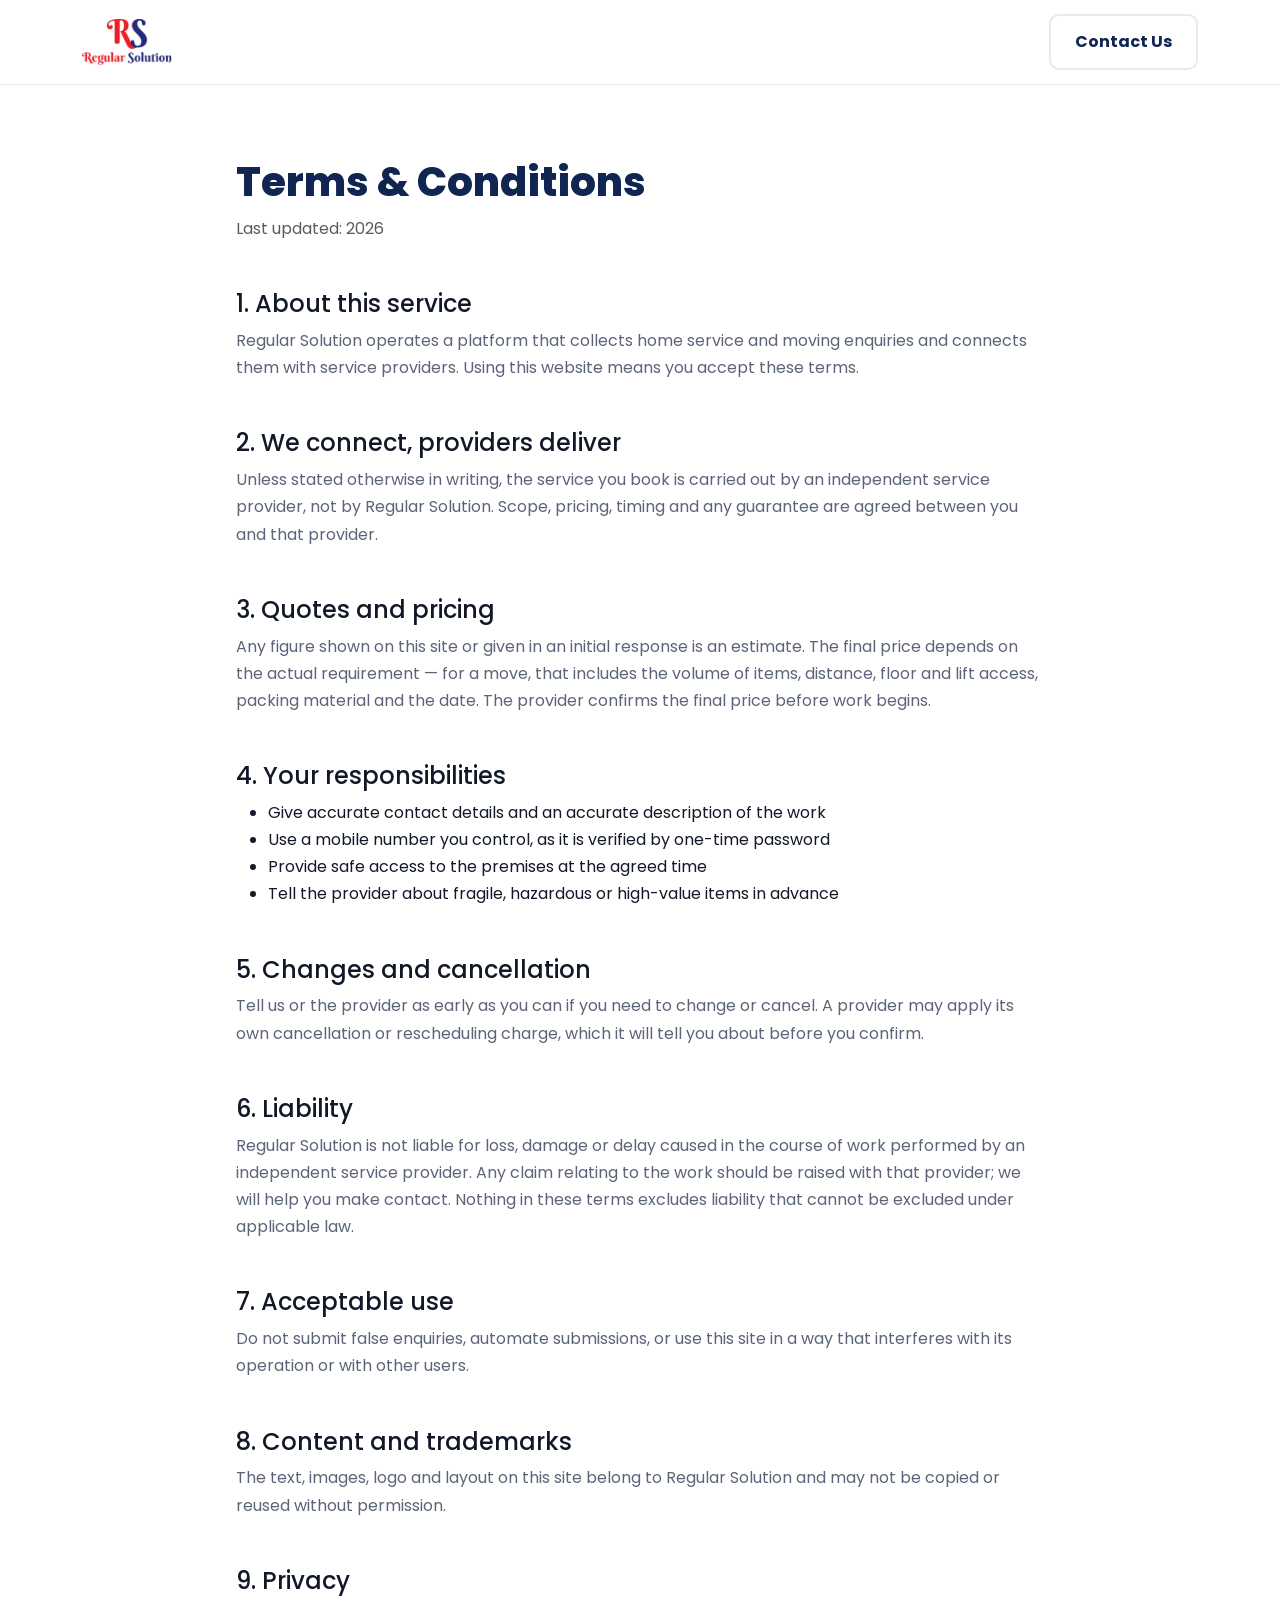
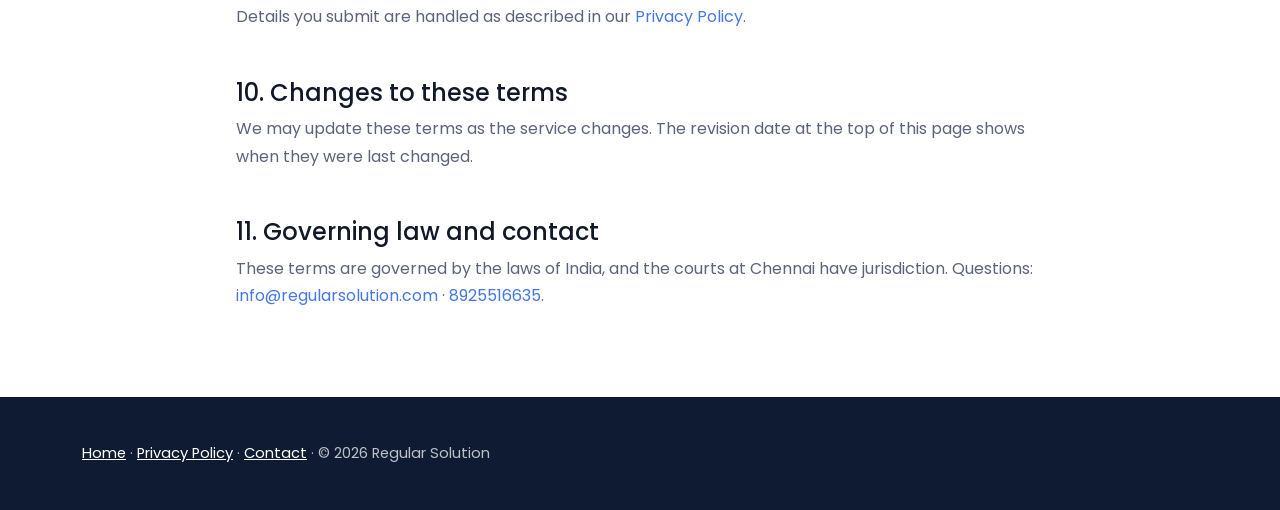
<file: regular-solution/terms.html>
<!DOCTYPE html>
<html lang="en">
<head>
    <meta charset="utf-8">
    <meta name="viewport" content="width=device-width, initial-scale=1">
    <title>Terms &amp; Conditions | Regular Solution</title>
    <meta name="description" content="The terms that apply when you submit an enquiry or booking request through the Regular Solution website.">
    <meta name="robots" content="noindex, follow">
    <meta name="theme-color" content="#102552">

    <link rel="icon" href="images/favicon-32.png" sizes="32x32" type="image/png">
    <link rel="apple-touch-icon" href="images/apple-touch-icon.png">

    <link rel="preconnect" href="https://fonts.googleapis.com">
    <link rel="preconnect" href="https://fonts.gstatic.com" crossorigin>
    <link href="https://fonts.googleapis.com/css2?family=Poppins:wght@400;500;600;700;800&display=swap" rel="stylesheet">

    <link href="https://cdn.jsdelivr.net/npm/bootstrap@5.3.3/dist/css/bootstrap.min.css" rel="stylesheet">
    <link href="https://cdn.jsdelivr.net/npm/bootstrap-icons@1.11.3/font/bootstrap-icons.min.css" rel="stylesheet">
    <link href="css/style.css?v=20261114d" rel="stylesheet">
    <link href="css/landing.css?v=20261114d" rel="stylesheet">
</head>
<body class="lp">

<a class="skip-link" href="#main">Skip to main content</a>

<header class="lp-header">
    <div class="container">
        <a href="index.html" aria-label="Regular Solution home">
            <img src="images/logo.png" data-site-src="logo" alt="Regular Solution" width="420" height="215">
        </a>
        <a class="btn btn-lp-ghost" href="contact.html">Contact Us</a>
    </div>
</header>

<main id="main" class="lp-section">
    <div class="container" style="max-width: 52rem;">
        <h1 class="mb-2">Terms &amp; Conditions</h1>
        <p class="text-muted">Last updated: <span data-current-year>2026</span></p>

        <!-- TODO before launch: have this reviewed, and confirm the registered
             business name, jurisdiction and cancellation terms below. -->

        <h2 class="h4 mt-5">1. About this service</h2>
        <p>
            Regular Solution operates a platform that collects home service and moving enquiries and
            connects them with service providers. Using this website means you accept these terms.
        </p>

        <h2 class="h4 mt-5">2. We connect, providers deliver</h2>
        <p>
            Unless stated otherwise in writing, the service you book is carried out by an independent
            service provider, not by Regular Solution. Scope, pricing, timing and any guarantee are
            agreed between you and that provider.
        </p>

        <h2 class="h4 mt-5">3. Quotes and pricing</h2>
        <p>
            Any figure shown on this site or given in an initial response is an estimate. The final
            price depends on the actual requirement &mdash; for a move, that includes the volume of
            items, distance, floor and lift access, packing material and the date. The provider
            confirms the final price before work begins.
        </p>

        <h2 class="h4 mt-5">4. Your responsibilities</h2>
        <ul>
            <li>Give accurate contact details and an accurate description of the work</li>
            <li>Use a mobile number you control, as it is verified by one-time password</li>
            <li>Provide safe access to the premises at the agreed time</li>
            <li>Tell the provider about fragile, hazardous or high-value items in advance</li>
        </ul>

        <h2 class="h4 mt-5">5. Changes and cancellation</h2>
        <p>
            Tell us or the provider as early as you can if you need to change or cancel. A provider
            may apply its own cancellation or rescheduling charge, which it will tell you about
            before you confirm.
        </p>

        <h2 class="h4 mt-5">6. Liability</h2>
        <p>
            Regular Solution is not liable for loss, damage or delay caused in the course of work
            performed by an independent service provider. Any claim relating to the work should be
            raised with that provider; we will help you make contact. Nothing in these terms excludes
            liability that cannot be excluded under applicable law.
        </p>

        <h2 class="h4 mt-5">7. Acceptable use</h2>
        <p>
            Do not submit false enquiries, automate submissions, or use this site in a way that
            interferes with its operation or with other users.
        </p>

        <h2 class="h4 mt-5">8. Content and trademarks</h2>
        <p>
            The text, images, logo and layout on this site belong to Regular Solution and may not be
            copied or reused without permission.
        </p>

        <h2 class="h4 mt-5">9. Privacy</h2>
        <p>
            Details you submit are handled as described in our
            <a href="privacy.html">Privacy Policy</a>.
        </p>

        <h2 class="h4 mt-5">10. Changes to these terms</h2>
        <p>
            We may update these terms as the service changes. The revision date at the top of this
            page shows when they were last changed.
        </p>

        <h2 class="h4 mt-5">11. Governing law and contact</h2>
        <p>
            These terms are governed by the laws of India, and the courts at Chennai have
            jurisdiction. Questions:
            <a href="mailto:info@regularsolution.com" data-site-href="mailto:email" data-site="email">info@regularsolution.com</a> &middot;
            <a href="tel:8925516635" data-site-href="tel:phone" data-site="phone">8925516635</a>.
        </p>
    </div>
</main>

<footer class="lp-footer">
    <div class="container">
        <p class="mb-0">
            <a href="index.html">Home</a> &middot;
            <a href="privacy.html">Privacy Policy</a> &middot;
            <a href="contact.html">Contact</a> &middot;
            &copy; <span data-current-year>2026</span> Regular Solution
        </p>
    </div>
</footer>

<script src="https://cdn.jsdelivr.net/npm/bootstrap@5.3.3/dist/js/bootstrap.bundle.min.js"></script>
<script src="js/script.js?v=20261114c"></script>
</body>
</html>
</file>
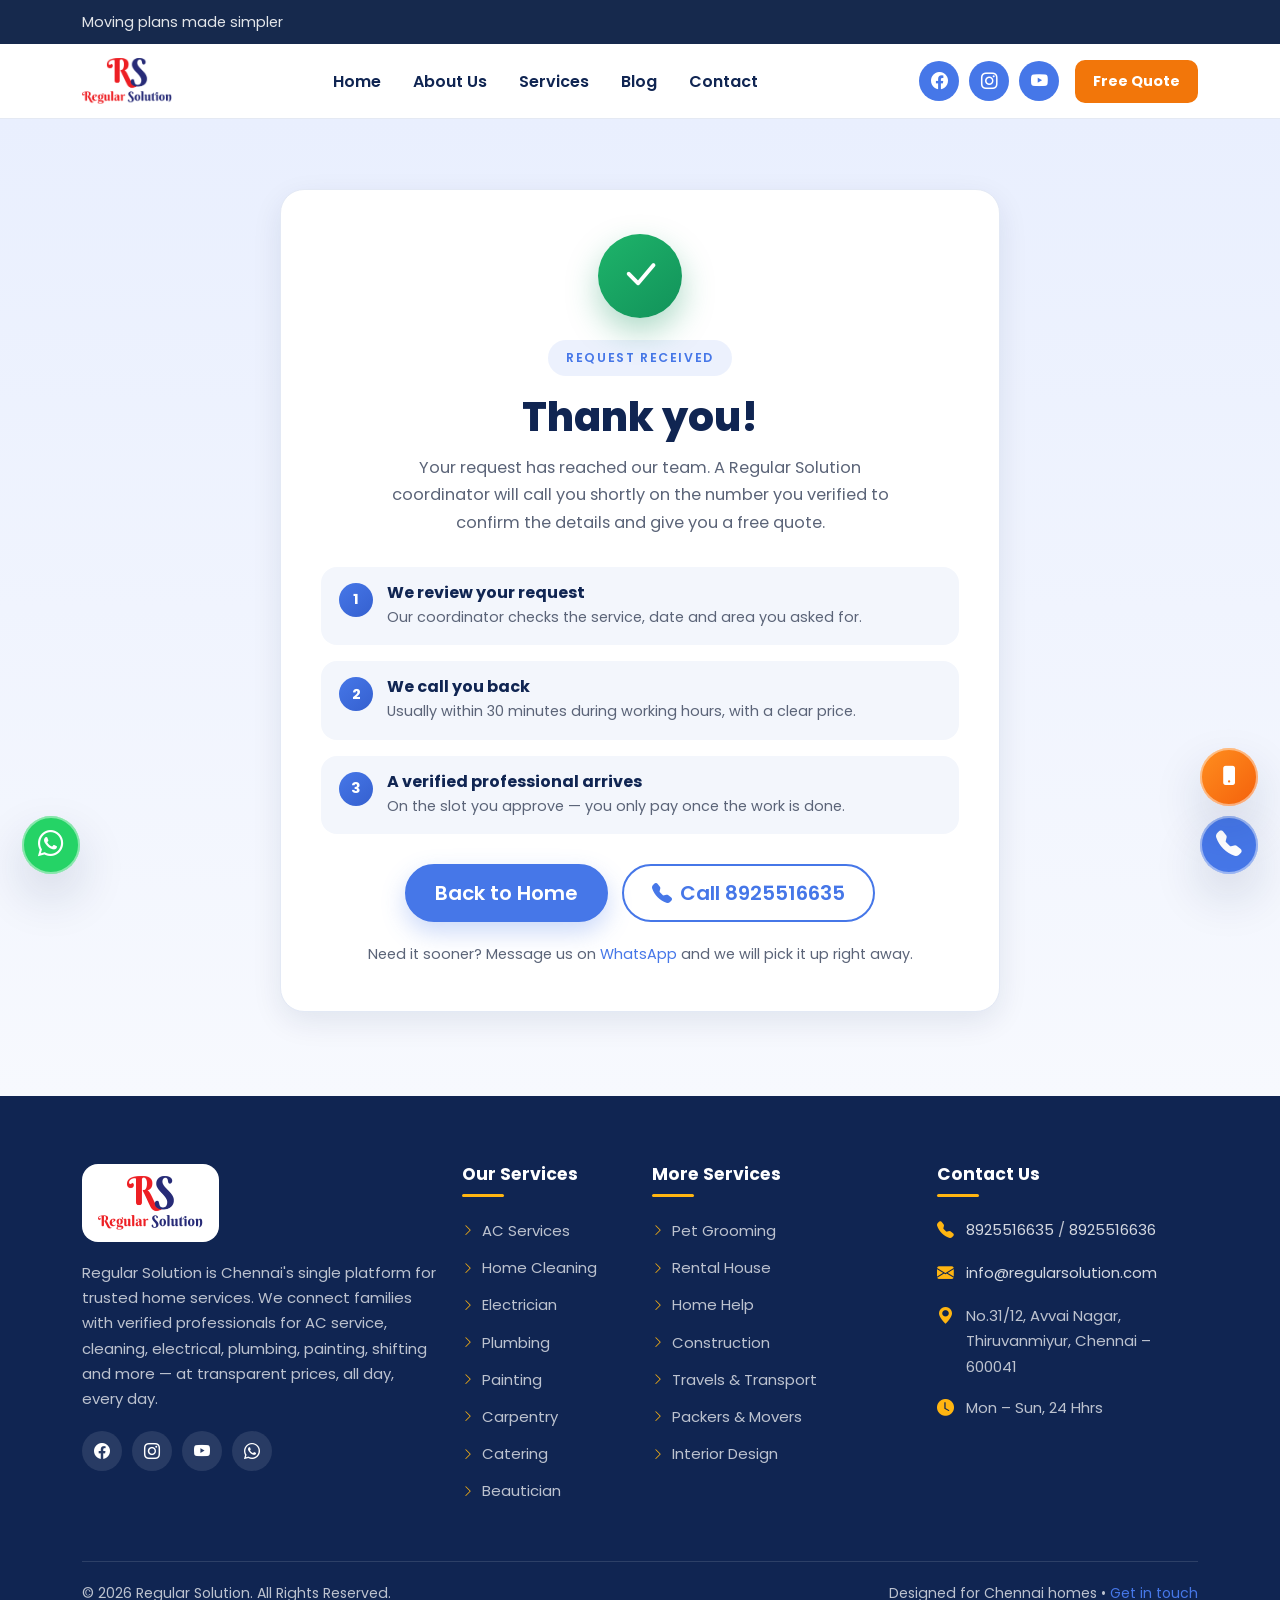
<file: regular-solution/thank-you.html>
<!DOCTYPE html>
<html lang="en">
<head>
    <meta charset="utf-8">
    <meta name="viewport" content="width=device-width, initial-scale=1">
    <title>Thank You | Regular Solution</title>
    <meta name="description" content="Thank you for contacting Regular Solution. Our coordinator will call you back shortly to confirm your home service booking in Chennai.">
    <meta name="robots" content="noindex, follow">
    <meta name="theme-color" content="#102552">

    <link rel="icon" href="images/favicon-32.png" sizes="32x32" type="image/png">
    <link rel="icon" href="images/rs-icon.png" sizes="512x512" type="image/png">
    <link rel="apple-touch-icon" href="images/apple-touch-icon.png">

    <!-- Fonts -->
    <link rel="preconnect" href="https://fonts.googleapis.com">
    <link rel="preconnect" href="https://fonts.gstatic.com" crossorigin>
    <link href="https://fonts.googleapis.com/css2?family=Poppins:wght@400;500;600;700;800&display=swap" rel="stylesheet">

    <!-- Bootstrap 5 + Bootstrap Icons -->
    <link href="https://cdn.jsdelivr.net/npm/bootstrap@5.3.3/dist/css/bootstrap.min.css" rel="stylesheet">
    <link href="https://cdn.jsdelivr.net/npm/bootstrap-icons@1.11.3/font/bootstrap-icons.min.css" rel="stylesheet">

    <!-- Project styles -->
    <link href="css/style.css?v=20261114d" rel="stylesheet">
</head>
<body>

<a class="skip-link" href="#main">Skip to main content</a>
<!-- ==================== ANNOUNCEMENT BAR ==================== -->
<div class="lp-announce">
    <div class="container">
        <span data-site="lp_announce">Moving plans made simpler</span>
    </div>
</div>

<!-- ==================== HEADER ==================== -->
<header class="lp-header">
    <div class="container">
        <a class="lp-brand" href="index.html" aria-label="Regular Solution – Packers and Movers">
            <img src="images/logo.png" data-site-src="logo" alt="Regular Solution" width="420" height="215">
        </a>

        <nav class="lp-topnav" aria-label="Main">
            <a href="index.html">Home</a>
            <a href="about.html">About Us</a>
            <a href="services.html">Services</a>
            <a href="blog.html">Blog</a>
            <a href="contact.html">Contact</a>
        </nav>

        <div class="lp-header-actions">
            <div class="nav-social">
                <a href="https://www.facebook.com/profile.php?id=100093007427833" data-site-href="url:facebook" target="_blank" rel="noopener" aria-label="Regular Solution on Facebook"><i class="bi bi-facebook"></i></a>
                <a href="https://www.instagram.com/regularsolution23/" data-site-href="url:instagram" target="_blank" rel="noopener" aria-label="Regular Solution on Instagram"><i class="bi bi-instagram"></i></a>
                <a href="https://www.youtube.com/@RegularSolution" data-site-href="url:youtube" target="_blank" rel="noopener" aria-label="Regular Solution on YouTube"><i class="bi bi-youtube"></i></a>
            </div>
            <a class="btn btn-lp-orange btn-sm-lp" href="index.html#quote">Free Quote</a>
        </div>
    </div>
</header>

<!-- ==================== FLOATING ACTION BUTTONS ==================== -->
<a class="float-btn float-whatsapp" href="https://wa.me/918925516635" data-site-href="wa:whatsapp" target="_blank" rel="noopener" aria-label="Chat with us on WhatsApp">
    <i class="bi bi-whatsapp" aria-hidden="true"></i>
</a>
<a class="float-btn float-phone" href="tel:8925516635" data-site-href="tel:phone" aria-label="Call Regular Solution">
    <i class="bi bi-telephone-fill" aria-hidden="true"></i>
</a>
<a class="float-btn float-download" href="#download" aria-label="Download the Regular Solution app">
    <i class="bi bi-phone-fill" aria-hidden="true"></i>
</a>

<main id="main">

    <section class="thankyou-wrap">
        <div class="container">
            <div class="thankyou-card">
                <span class="thankyou-mark" aria-hidden="true">
                    <i class="bi bi-check-lg"></i>
                </span>

                <span class="section-tag">Request received</span>
                <h1>
                    Thank you<span data-thanks-name></span>!
                </h1>
                <p class="thankyou-lead">
                    Your request has reached our team. A Regular Solution coordinator will call you
                    shortly on the number you verified to confirm the details and give you a free quote.
                </p>

                <ul class="thankyou-steps list-clean">
                    <li>
                        <span class="step-dot">1</span>
                        <div>
                            <h2>We review your request</h2>
                            <p>Our coordinator checks the service, date and area you asked for.</p>
                        </div>
                    </li>
                    <li>
                        <span class="step-dot">2</span>
                        <div>
                            <h2>We call you back</h2>
                            <p>Usually within 30 minutes during working hours, with a clear price.</p>
                        </div>
                    </li>
                    <li>
                        <span class="step-dot">3</span>
                        <div>
                            <h2>A verified professional arrives</h2>
                            <p>On the slot you approve — you only pay once the work is done.</p>
                        </div>
                    </li>
                </ul>

                <div class="thankyou-actions">
                    <a class="btn btn-brand btn-lg" href="index.html">Back to Home</a>
                    <a class="btn btn-outline-brand btn-lg" href="tel:8925516635" data-site-href="tel:phone">
                        <i class="bi bi-telephone-fill me-2" aria-hidden="true"></i>Call <span data-site="phone">8925516635</span>
                    </a>
                </div>

                <p class="thankyou-note">
                    Need it sooner? Message us on
                    <a href="https://wa.me/918925516635" data-site-href="wa:whatsapp" target="_blank" rel="noopener">WhatsApp</a>
                    and we will pick it up right away.
                </p>
            </div>
        </div>
    </section>

</main>

<!-- ==================== FOOTER ==================== -->
<footer class="site-footer">
    <div class="container">
        <div class="row g-4">
            <div class="col-lg-4 col-md-6">
                <div class="footer-logo">
                    <img src="images/logo.png" data-site-src="logo" alt="Regular Solution" width="420" height="215" loading="lazy">
                </div>
                <h2 class="visually-hidden">About Regular Solution</h2>
                <p data-site="footer_about">Regular Solution is Chennai&#039;s single platform for trusted home services. We connect families with verified professionals for AC service, cleaning, electrical, plumbing, painting, shifting and more — at transparent prices, all day, every day.</p>
                <div class="footer-social">
                    <a href="https://www.facebook.com/profile.php?id=100093007427833" data-site-href="url:facebook" target="_blank" rel="noopener" aria-label="Facebook"><i class="bi bi-facebook"></i></a>
                    <a href="https://www.instagram.com/regularsolution23/" data-site-href="url:instagram" target="_blank" rel="noopener" aria-label="Instagram"><i class="bi bi-instagram"></i></a>
                    <a href="https://www.youtube.com/@RegularSolution" data-site-href="url:youtube" target="_blank" rel="noopener" aria-label="YouTube"><i class="bi bi-youtube"></i></a>
                    <a href="https://wa.me/918925516635" data-site-href="wa:whatsapp" target="_blank" rel="noopener" aria-label="WhatsApp"><i class="bi bi-whatsapp"></i></a>
                </div>
            </div>

            <div class="col-lg-2 col-md-6 col-6">
                <h3>Our Services</h3>
                <ul class="footer-links list-clean">
                    <li><a href="services.html">AC Services</a></li>
                    <li><a href="services.html">Home Cleaning</a></li>
                    <li><a href="services.html">Electrician</a></li>
                    <li><a href="services.html">Plumbing</a></li>
                    <li><a href="services.html">Painting</a></li>
                    <li><a href="services.html">Carpentry</a></li>
                    <li><a href="services.html">Catering</a></li>
                    <li><a href="services.html">Beautician</a></li>
                </ul>
            </div>

            <div class="col-lg-3 col-md-6 col-6">
                <h3>More Services</h3>
                <ul class="footer-links list-clean">
                    <li><a href="services.html">Pet Grooming</a></li>
                    <li><a href="services.html">Rental House</a></li>
                    <li><a href="services.html">Home Help</a></li>
                    <li><a href="services.html">Construction</a></li>
                    <li><a href="services.html">Travels &amp; Transport</a></li>
                    <li><a href="services.html">Packers &amp; Movers</a></li>
                    <li><a href="services.html">Interior Design</a></li>
                </ul>
            </div>

            <div class="col-lg-3 col-md-6">
                <h3>Contact Us</h3>
                <ul class="footer-contact list-clean">
                    <li>
                        <i class="bi bi-telephone-fill" aria-hidden="true"></i>
                        <span><a href="tel:8925516635" data-site-href="tel:phone" data-site="phone">8925516635</a> / <a href="tel:8925516636" data-site-href="tel:phone2" data-site="phone2">8925516636</a></span>
                    </li>
                    <li>
                        <i class="bi bi-envelope-fill" aria-hidden="true"></i>
                        <span><a href="mailto:info@regularsolution.com" data-site-href="mailto:email" data-site="email">info@regularsolution.com</a></span>
                    </li>
                    <li>
                        <i class="bi bi-geo-alt-fill" aria-hidden="true"></i>
                        <span data-site="address">No.31/12, Avvai Nagar,<br>Thiruvanmiyur, Chennai – 600041</span>
                    </li>
                    <li>
                        <i class="bi bi-clock-fill" aria-hidden="true"></i>
                        <span data-site="hours">Mon – Sun, 24 Hhrs</span>
                    </li>
                </ul>
            </div>
        </div>

        <div class="footer-bottom">
            <div class="row align-items-center g-2">
                <div class="col-md-6">
                    <p>&copy; <span data-current-year>2026</span> <span data-site="copyright">Regular Solution. All Rights Reserved.</span></p>
                </div>
                <div class="col-md-6 text-md-end">
                    <p>Designed for Chennai homes &bull; <a href="contact.html">Get in touch</a></p>
                </div>
            </div>
        </div>
    </div>
</footer>

<!-- Scripts -->
<script src="https://cdn.jsdelivr.net/npm/bootstrap@5.3.3/dist/js/bootstrap.bundle.min.js"></script>
<script src="js/script.js?v=20261114c"></script>
</body>
</html>
</file>
<file: regular-solution/css/style.css>
/* ==========================================================================
   Regular Solution — Main Stylesheet
   1.  Design tokens
   2.  Base & typography
   3.  Buttons & utilities
   4.  Top information header
   5.  Navigation bar
   6.  Floating action buttons
   7.  Hero section / page banner
   8.  Section headings
   9.  Service cards
   10. About section
   11. Booking form
   12. Why choose us
   13. Statistics counters
   14. How it works timeline
   15. Testimonials slider
   16. FAQ accordion
   17. Blog cards
   18. Newsletter
   19. Footer
   20. Scroll reveal animations
   21. Responsive refinements
   ========================================================================== */

/* 1. Design tokens ======================================================== */
:root {
    --primary: #4677E8;
    --primary-dark: #2f5cc4;
    --secondary: #102552;
    --danger: #EF2D2D;
    --accent: #FFB511;
    --accent-dark: #f0a300;
    --light-bg: #F3F6FC;
    --dark: #111827;
    --white: #FFFFFF;
    --muted: #5b6478;
    --border: #e3e9f5;
    --whatsapp: #25D366;

    --radius-sm: 10px;
    --radius: 16px;
    --radius-lg: 24px;
    --radius-pill: 999px;

    --shadow-sm: 0 4px 14px rgba(16, 37, 82, .06);
    --shadow: 0 10px 30px rgba(16, 37, 82, .09);
    --shadow-lg: 0 22px 50px rgba(16, 37, 82, .16);

    --ease: cubic-bezier(.22, .61, .36, 1);
    --font: "Poppins", "Segoe UI", system-ui, -apple-system, sans-serif;
}

/* 2. Base & typography ==================================================== */
* {
    box-sizing: border-box;
}

html {
    scroll-behavior: smooth;
    /* Clears the sticky navbar when jumping to an anchor. Shrinks with the
       navbar at the breakpoints in section 21. */
    scroll-padding-top: 100px;
    /* Stop iOS inflating text when a phone is rotated to landscape. */
    -webkit-text-size-adjust: 100%;
    text-size-adjust: 100%;
}

body {
    font-family: var(--font);
    font-weight: 400;
    color: var(--dark);
    background-color: var(--white);
    line-height: 1.7;
    overflow-x: hidden;
}

h1, h2, h3, h4, h5, h6 {
    font-weight: 700;
    color: var(--secondary);
    line-height: 1.25;
}

h1 {
    font-weight: 800;
}

p {
    color: var(--muted);
}

a {
    text-decoration: none;
    color: var(--primary);
    transition: color .25s var(--ease);
}

a:hover {
    color: var(--primary-dark);
}

img {
    max-width: 100%;
    height: auto;
}

.list-clean {
    list-style: none;
    margin: 0;
    padding: 0;
}

.section-pad {
    padding: 84px 0;
}

/* Below sm the .container runs full-bleed with only 12px of padding, which is
   narrower than the -24px side margins .g-5 applies to a .row — the difference
   pushed every g-5 section 12px past each edge of the viewport. */
@media (max-width: 575.98px) {
    .row.g-5,
    .row.gx-5 {
        --bs-gutter-x: 1.5rem;
    }
}

.bg-soft {
    background-color: var(--light-bg);
}

::selection {
    background: var(--primary);
    color: var(--white);
}

/* Visible focus states for keyboard navigation */
a:focus-visible,
button:focus-visible,
input:focus-visible,
select:focus-visible,
textarea:focus-visible,
.accordion-button:focus-visible {
    outline: 3px solid rgba(70, 119, 232, .55);
    outline-offset: 2px;
}

.skip-link {
    position: absolute;
    left: -9999px;
    top: 0;
    z-index: 2000;
    background: var(--secondary);
    color: var(--white);
    padding: 12px 20px;
    border-radius: 0 0 var(--radius-sm) 0;
}

.skip-link:focus {
    left: 0;
    color: var(--white);
}

/* 3. Buttons & utilities ================================================== */
.btn {
    font-weight: 600;
    border-radius: var(--radius-pill);
    padding: 12px 28px;
    transition: transform .25s var(--ease), box-shadow .25s var(--ease),
                background-color .25s var(--ease), color .25s var(--ease),
                border-color .25s var(--ease);
}

.btn:active {
    transform: translateY(0);
}

.btn-brand {
    background-color: var(--primary);
    border: 2px solid var(--primary);
    color: var(--white);
    box-shadow: 0 10px 24px rgba(70, 119, 232, .28);
}

.btn-brand:hover,
.btn-brand:focus {
    background-color: var(--primary-dark);
    border-color: var(--primary-dark);
    color: var(--white);
    transform: translateY(-3px);
    box-shadow: 0 16px 32px rgba(70, 119, 232, .35);
}

.btn-accent {
    background-color: var(--accent);
    border: 2px solid var(--accent);
    color: var(--secondary);
    box-shadow: 0 10px 24px rgba(255, 181, 17, .32);
}

.btn-accent:hover,
.btn-accent:focus {
    background-color: var(--accent-dark);
    border-color: var(--accent-dark);
    color: var(--secondary);
    transform: translateY(-3px);
}

.btn-outline-brand {
    background-color: transparent;
    border: 2px solid var(--primary);
    color: var(--primary);
}

.btn-outline-brand:hover,
.btn-outline-brand:focus {
    background-color: var(--primary);
    color: var(--white);
    transform: translateY(-3px);
}

.btn-light-ghost {
    background-color: transparent;
    border: 2px solid rgba(255, 255, 255, .55);
    color: var(--white);
}

.btn-light-ghost:hover,
.btn-light-ghost:focus {
    background-color: var(--white);
    border-color: var(--white);
    color: var(--secondary);
    transform: translateY(-3px);
}

.text-brand  { color: var(--primary) !important; }
.text-navy   { color: var(--secondary) !important; }
.text-red    { color: var(--danger) !important; }
.text-accent { color: var(--accent) !important; }
.bg-navy     { background-color: var(--secondary) !important; }

/* 4. Top information header =============================================== */
.topbar {
    background-color: var(--white);
    padding: 14px 0;
}

.brand-logo img {
    height: 88px;
    width: auto;
    display: block;
}

.info-list {
    display: flex;
    align-items: center;
    justify-content: flex-end;
    gap: 30px;
    flex-wrap: wrap;
}

.info-item {
    display: flex;
    align-items: center;
    gap: 14px;
    min-width: 0;
}

.info-icon {
    flex: 0 0 auto;
    width: 56px;
    height: 56px;
    border-radius: 50%;
    background: linear-gradient(140deg, var(--primary), #3560cf);
    color: var(--white);
    display: grid;
    place-items: center;
    font-size: 1.4rem;
    box-shadow: 0 8px 18px rgba(70, 119, 232, .3);
    transition: transform .3s var(--ease);
}

.info-item:hover .info-icon {
    transform: translateY(-3px) scale(1.05);
}

.info-text {
    line-height: 1.4;
    min-width: 0;
}

.info-text .label,
.info-text .value {
    display: block;
    font-size: .98rem;
    color: var(--dark);
    font-weight: 500;
    word-break: break-word;
}

.info-text .value {
    color: var(--muted);
}

.info-text a.value {
    font-weight: 600;
    color: var(--secondary);
}

.info-text a.value:hover {
    color: var(--primary);
}

/* 5. Navigation bar ======================================================= */
.main-nav {
    background-color: var(--secondary);
    padding: 0;
    position: sticky;
    top: 0;
    z-index: 1030;
    transition: box-shadow .3s var(--ease);
}

.main-nav.is-stuck {
    box-shadow: 0 10px 28px rgba(16, 37, 82, .3);
}

.main-nav .navbar-nav {
    gap: 4px;
}

/* Centre the menu on the container, not on the space left over by the social +
   CTA group. Bootstrap forces the collapse to display:flex at lg, where auto
   margins could only centre the list within the remaining gap — pushing it
   169px off centre. A symmetric 1fr/auto/1fr grid (the ::before supplies the
   balancing left cell) puts the links on the true midpoint at every width. */
@media (min-width: 992px) {
    .main-nav .navbar-collapse {
        display: grid !important;
        grid-template-columns: 1fr auto 1fr;
        align-items: center;
        column-gap: 16px;
    }

    .main-nav .navbar-collapse::before {
        content: "";
    }

    .main-nav .navbar-nav {
        justify-content: center;
    }

    .main-nav .navbar-collapse > .d-flex {
        justify-self: end;
    }
}

/* Between 992px and 1199px the container is too narrow for a full-size social +
   CTA group to fit in half the space beside the centred menu, so it wrapped to
   a second line and made the bar 33px taller. Trimming both keeps it one row
   without giving up the centring. */
@media (min-width: 992px) and (max-width: 1199.98px) {
    .main-nav .navbar-collapse {
        column-gap: 12px;
    }

    /* Higher specificity than the max-width:1199.98px block further down, which
       would otherwise win on source order. A narrower menu lets both outer
       columns grow, which is what keeps the links on the true centre. */
    .main-nav .navbar-nav .nav-link {
        padding: 22px 8px;
        font-size: .9rem;
    }

    .main-nav .navbar-collapse > .d-flex {
        gap: 8px !important;
        flex-wrap: nowrap !important;
    }

    .nav-social {
        gap: 8px;
    }

    .nav-social a {
        width: 32px;
        height: 32px;
        font-size: .92rem;
    }

    .main-nav .btn-accent {
        padding: 9px 11px;
        font-size: .82rem;
        white-space: nowrap;
    }
}

.main-nav .nav-link {
    color: rgba(255, 255, 255, .78);
    font-weight: 500;
    padding: 24px 18px;
    position: relative;
    transition: color .25s var(--ease);
}

.main-nav .nav-link::after {
    content: "";
    position: absolute;
    left: 18px;
    right: 18px;
    bottom: 16px;
    height: 3px;
    border-radius: 3px;
    background-color: var(--accent);
    transform: scaleX(0);
    transform-origin: left;
    transition: transform .3s var(--ease);
}

.main-nav .nav-link:hover,
.main-nav .nav-link:focus {
    color: var(--white);
}

.main-nav .nav-link:hover::after,
.main-nav .nav-link.active::after {
    transform: scaleX(1);
}

.main-nav .nav-link.active {
    color: var(--white);
    font-weight: 600;
}

.nav-social {
    display: flex;
    align-items: center;
    gap: 10px;
}

.nav-social a {
    width: 40px;
    height: 40px;
    border-radius: 50%;
    background-color: var(--primary);
    color: var(--white);
    display: grid;
    place-items: center;
    font-size: 1.05rem;
    transition: transform .3s var(--ease), background-color .3s var(--ease),
                color .3s var(--ease);
}

.nav-social a:hover,
.nav-social a:focus {
    background-color: var(--white);
    color: var(--secondary);
    transform: translateY(-3px);
}

/* Below lg the logo moves out of the topbar and into the sticky navbar, so
   branding stays on screen while scrolling and the header stops costing a
   full screen of height. The colour logo needs a light plate on the navy bar. */
.nav-brand-mobile {
    margin: 8px 0;
    padding: 6px 12px;
    background-color: var(--white);
    border-radius: var(--radius-sm);
    line-height: 0;
}

.nav-brand-mobile img {
    /* The mark is close to 2:1, so height drives legibility of the wordmark */
    height: 46px;
    width: auto;
    display: block;
}

.navbar-toggler {
    border: 2px solid rgba(255, 255, 255, .35);
    padding: 8px 12px;
    margin: 10px 0;
    border-radius: var(--radius-sm);
    color: var(--white);
}

.navbar-toggler:focus {
    box-shadow: none;
}

/* 6. Floating action buttons ============================================== */
.float-btn {
    position: fixed;
    z-index: 1040;
    display: grid;
    place-items: center;
    width: 58px;
    height: 58px;
    border-radius: 50%;
    color: var(--white);
    font-size: 1.6rem;
    box-shadow: var(--shadow-lg);
    transition: transform .3s var(--ease);
}

.float-btn:hover,
.float-btn:focus {
    color: var(--white);
    transform: translateY(-4px) scale(1.06);
}

.float-btn::before {
    content: "";
    position: absolute;
    inset: 0;
    border-radius: 50%;
    border: 2px solid currentColor;
    opacity: .45;
    animation: pulseRing 2.6s var(--ease) infinite;
}

.float-whatsapp {
    left: 22px;
    bottom: 26px;
    background-color: var(--whatsapp);
}

.float-phone {
    right: 22px;
    bottom: 26px;
    background-color: var(--primary);
}

@keyframes pulseRing {
    0%   { transform: scale(1);    opacity: .45; }
    70%  { transform: scale(1.45); opacity: 0; }
    100% { transform: scale(1.45); opacity: 0; }
}

/* Was a wide pill parked at top:230px, where it sat on top of the hero image,
   section headings and (once the booking form moved into the hero) the form
   fields themselves. Now it is a circular button aligned with the other two
   floats, so the three read as one stack and cover nothing. */
.float-download {
    right: 22px;
    bottom: 94px;
    background: linear-gradient(135deg, #ff8f1f, #f4600b);
}

.float-download:hover,
.float-download:focus {
    color: var(--white);
    transform: translateY(-3px);
    filter: brightness(1.07);
}

.float-download i {
    font-size: 1.2rem;
}

/* 7. Hero section / page banner =========================================== */
.hero {
    background: linear-gradient(180deg, #e9effe 0%, #f4f7fd 100%);
    padding: 64px 0 56px;
    overflow: hidden;
}

.hero h1 {
    font-size: clamp(2.05rem, 5vw, 4.05rem);
    letter-spacing: -.5px;
    margin-bottom: 18px;
}

.hero .hero-sub {
    font-size: clamp(1.02rem, 1.9vw, 1.32rem);
    font-weight: 600;
    color: var(--secondary);
    margin-bottom: 12px;
}

.hero .hero-copy {
    font-size: 1.02rem;
    max-width: 560px;
    margin-bottom: 28px;
}

.hero-actions {
    display: flex;
    flex-wrap: wrap;
    gap: 14px;
}

/* Hero layout: copy top-left, booking form down the right spanning both rows,
   rotating photo bottom-left. On phones the source order puts the form second,
   directly under the headline, so it is the first thing a visitor can act on. */
.hero-grid {
    display: grid;
    gap: 30px;
}

@media (min-width: 992px) {
    .hero-grid {
        grid-template-columns: minmax(0, 1fr) minmax(0, 1fr);
        grid-template-areas:
            "copy  form"
            "media form";
        column-gap: 40px;
        row-gap: 18px;
        align-items: start;
    }

    .hero-copy-col  { grid-area: copy; }
    .hero-form-col  { grid-area: form; }
    .hero-media-col { grid-area: media; }
}

/* The media cell is a later grid item than the copy cell, so anything that
   bleeds out of it paints on top of the headline and CTAs. Keep the text and
   the form on a higher layer so decoration can never cover them. */
.hero-copy-col,
.hero-form-col {
    position: relative;
    z-index: 2;
}

.hero-media-col {
    position: relative;
    z-index: 1;
}

.hero-visual {
    position: relative;
    display: flex;
    align-items: flex-end;
    justify-content: center;
    min-height: 360px;
}

/* Slideshow: every frame occupies the same grid cell, so the block never
   changes height as the photos cycle and nothing below it shifts. */
.hero-slides {
    position: relative;
    z-index: 2;
    display: grid;
    justify-items: center;
    align-items: end;
    width: 100%;
    animation: floatY 6s ease-in-out infinite;
}

.hero-slide {
    grid-area: 1 / 1;
    max-height: 430px;
    width: auto;
    max-width: 100%;
    opacity: 0;
    transform: scale(.96);
    transition: opacity .85s var(--ease), transform .85s var(--ease);
    pointer-events: none;
}

.hero-slide.is-active {
    opacity: 1;
    transform: scale(1);
}

.hero-rings {
    position: absolute;
    inset: 0;
    display: grid;
    place-items: center;
    pointer-events: none;
}

.hero-ring {
    position: absolute;
    border-radius: 50%;
}

/* max-height keeps each circle inside the media cell. Without it a 540px ring
   centred in a shorter box spills 25-37px above the cell and sits over the
   hero CTAs; aspect-ratio reduces the width to match, so they stay round. */
.hero-ring.r1 {
    width: min(540px, 96%);
    aspect-ratio: 1;
    max-height: 100%;
    background: radial-gradient(circle at 50% 45%, #dde7fd 0%, #e8effb 58%, rgba(232, 239, 251, 0) 72%);
}

.hero-ring.r2 {
    width: min(430px, 78%);
    aspect-ratio: 1;
    max-height: 92%;
    border: 2px dashed rgba(70, 119, 232, .2);
    animation: spinSlow 46s linear infinite;
}

.hero-ring.r3 {
    width: min(310px, 58%);
    aspect-ratio: 1;
    max-height: 68%;
    background: radial-gradient(circle, rgba(70, 119, 232, .13) 0%, rgba(70, 119, 232, 0) 70%);
}

@keyframes spinSlow {
    from { transform: rotate(0deg); }
    to   { transform: rotate(360deg); }
}

.hero-img {
    position: relative;
    z-index: 2;
    max-height: 560px;
    width: auto;
    max-width: 100%;
    animation: floatY 6s ease-in-out infinite;
}

@keyframes floatY {
    0%, 100% { transform: translateY(0); }
    50%      { transform: translateY(-14px); }
}

.hero-badge {
    position: absolute;
    z-index: 3;
    background: var(--white);
    border-radius: var(--radius);
    box-shadow: var(--shadow);
    padding: 12px 16px;
    display: flex;
    align-items: center;
    gap: 10px;
    font-size: .86rem;
    font-weight: 600;
    color: var(--secondary);
    line-height: 1.3;
}

.hero-badge i {
    color: var(--primary);
    font-size: 1.35rem;
}

.hero-badge.badge-top    { top: 14%;    left: 0; }
.hero-badge.badge-bottom { bottom: 14%; left: 2%; }

/* Inner page banner */
.page-banner {
    background: linear-gradient(120deg, var(--secondary) 0%, #1d3b7f 100%);
    padding: 60px 0;
    color: var(--white);
    text-align: center;
}

.page-banner h1 {
    color: var(--white);
    font-size: clamp(1.85rem, 4vw, 2.85rem);
    margin-bottom: 8px;
}

.page-banner .breadcrumb {
    justify-content: center;
    margin: 0;
}

.page-banner .breadcrumb-item,
.page-banner .breadcrumb-item a {
    color: rgba(255, 255, 255, .8);
}

.page-banner .breadcrumb-item.active {
    color: var(--accent);
}

.page-banner .breadcrumb-item + .breadcrumb-item::before {
    color: rgba(255, 255, 255, .5);
}

/* 8. Section headings ===================================================== */
.section-head {
    max-width: 730px;
    margin: 0 auto 48px;
    text-align: center;
}

.section-tag {
    display: inline-block;
    font-size: .78rem;
    font-weight: 600;
    letter-spacing: 1.6px;
    text-transform: uppercase;
    color: var(--primary);
    background-color: rgba(70, 119, 232, .1);
    border-radius: var(--radius-pill);
    padding: 7px 18px;
    margin-bottom: 16px;
}

.section-head h2 {
    font-size: clamp(1.62rem, 3.3vw, 2.45rem);
    margin-bottom: 14px;
}

.section-head p {
    margin-bottom: 0;
}

/* 9. Service cards ======================================================== */
.service-card {
    height: 100%;
    background-color: var(--white);
    border: 1px solid var(--border);
    border-radius: var(--radius-lg);
    padding: 28px 24px;
    text-align: center;
    transition: transform .35s var(--ease), box-shadow .35s var(--ease),
                border-color .35s var(--ease);
}

.service-card:hover {
    transform: translateY(-10px);
    box-shadow: var(--shadow-lg);
    border-color: transparent;
}

.service-thumb {
    position: relative;
    width: 104px;
    height: 104px;
    margin: 0 auto 20px;
    border-radius: 50%;
    background: radial-gradient(circle at 50% 38%, #ffffff 0%, var(--light-bg) 72%);
    display: grid;
    place-items: center;
    transition: background .35s var(--ease), box-shadow .35s var(--ease);
    animation: thumbGlow 3.4s var(--ease) infinite;
}

/* Halo that expands and fades, so each icon reads as "live" */
.service-thumb::before {
    content: "";
    position: absolute;
    inset: -7px;
    border-radius: 50%;
    border: 2px solid rgba(70, 119, 232, .4);
    animation: thumbRing 3.4s var(--ease) infinite;
    pointer-events: none;
}

/* Soft coloured bloom sitting under the icon */
.service-thumb::after {
    content: "";
    position: absolute;
    inset: 6px;
    border-radius: 50%;
    background: radial-gradient(circle, rgba(70, 119, 232, .22) 0%, rgba(70, 119, 232, 0) 68%);
    opacity: 0;
    transition: opacity .35s var(--ease);
    pointer-events: none;
}

@keyframes thumbGlow {
    0%, 100% { box-shadow: 0 0 0 1px rgba(70, 119, 232, .10), 0 8px 20px rgba(70, 119, 232, .15); }
    50%      { box-shadow: 0 0 0 1px rgba(70, 119, 232, .22), 0 12px 30px rgba(70, 119, 232, .36); }
}

@keyframes thumbRing {
    0%   { transform: scale(.9);  opacity: .6; }
    65%  { transform: scale(1.22); opacity: 0; }
    100% { transform: scale(1.22); opacity: 0; }
}

/* Stagger the pulse across each row of four so the grid ripples rather than
   flashing in unison. */
.row > [class*="col-"]:nth-child(4n + 2) .service-thumb,
.row > [class*="col-"]:nth-child(4n + 2) .service-thumb::before { animation-delay: .42s; }
.row > [class*="col-"]:nth-child(4n + 3) .service-thumb,
.row > [class*="col-"]:nth-child(4n + 3) .service-thumb::before { animation-delay: .84s; }
.row > [class*="col-"]:nth-child(4n + 4) .service-thumb,
.row > [class*="col-"]:nth-child(4n + 4) .service-thumb::before { animation-delay: 1.26s; }

.service-card:hover .service-thumb {
    background: radial-gradient(circle at 50% 38%, #ffffff 0%, #e4ecfd 72%);
    box-shadow: 0 0 0 1px rgba(70, 119, 232, .3), 0 16px 38px rgba(70, 119, 232, .45);
    animation-play-state: paused;
}

.service-card:hover .service-thumb::after {
    opacity: 1;
}

.service-thumb img {
    position: relative;
    z-index: 1;
    width: 76px;
    height: 76px;
    object-fit: contain;
    mix-blend-mode: multiply;
    transition: transform .45s var(--ease);
}

.service-card:hover .service-thumb img {
    transform: scale(1.12);
}

.service-card h3 {
    font-size: 1.08rem;
    margin-bottom: 10px;
}

.service-card p {
    font-size: .92rem;
    margin-bottom: 18px;
}

.link-arrow {
    display: inline-flex;
    align-items: center;
    gap: 8px;
    font-weight: 600;
    font-size: .92rem;
    color: var(--primary);
}

.link-arrow i {
    transition: transform .3s var(--ease);
}

.link-arrow:hover i,
.service-card:hover .link-arrow i {
    transform: translateX(5px);
}

/* 10. About section ======================================================= */
.about-visual {
    position: relative;
    border-radius: var(--radius-lg);
    background: linear-gradient(160deg, #e9effe 0%, #f5f8fd 100%);
    padding: 24px 24px 0;
    text-align: center;
    overflow: hidden;
}

.about-visual::before {
    content: "";
    position: absolute;
    width: 300px;
    height: 300px;
    border-radius: 50%;
    background: rgba(70, 119, 232, .12);
    top: -80px;
    right: -70px;
}

.about-visual img {
    position: relative;
    z-index: 1;
    max-height: 460px;
    width: auto;
}

.about-stat {
    position: absolute;
    z-index: 2;
    left: 18px;
    bottom: 24px;
    background: var(--white);
    border-radius: var(--radius);
    box-shadow: var(--shadow);
    padding: 14px 18px;
    text-align: left;
}

.about-stat strong {
    display: block;
    font-size: 1.5rem;
    color: var(--primary);
    line-height: 1.1;
}

.about-stat span {
    font-size: .82rem;
    color: var(--muted);
}

.feature-list li {
    display: flex;
    align-items: flex-start;
    gap: 12px;
    margin-bottom: 12px;
    color: var(--dark);
    font-weight: 500;
}

.feature-list i {
    color: var(--primary);
    font-size: 1.2rem;
    line-height: 1.5;
    flex: 0 0 auto;
}

/* 11. Booking form ======================================================== */
.booking-panel {
    background-color: var(--white);
    border-radius: var(--radius-lg);
    box-shadow: var(--shadow);
    padding: 36px;
}

/* Compact heading for the form now that it sits inside the hero */
.hero-form-col .booking-panel {
    padding: 26px 24px;
    border: 1px solid var(--border);
}

.booking-head {
    margin-bottom: 18px;
}

.booking-head .section-tag {
    margin-bottom: 10px;
}

.booking-head h2 {
    font-size: clamp(1.32rem, 2.2vw, 1.72rem);
    margin-bottom: 6px;
}

.booking-head p {
    font-size: .92rem;
    margin-bottom: 0;
}

/* Honeypot — off-screen rather than display:none, which some bots skip */
.hp-field {
    position: absolute;
    left: -9999px;
    width: 1px;
    height: 1px;
    overflow: hidden;
}

/* OTP verification ------------------------------------------------------- */
.otp-row {
    display: flex;
    align-items: stretch;
    gap: 8px;
}

.otp-row .form-control {
    flex: 1 1 auto;
    min-width: 0;
}

.btn-otp {
    flex: 0 0 auto;
    white-space: nowrap;
    padding: 10px 15px;
    font-size: .84rem;
    font-weight: 600;
    border: 2px solid var(--secondary);
    border-radius: var(--radius-sm);
    background-color: var(--secondary);
    color: var(--white);
}

.btn-otp:hover:not(:disabled),
.btn-otp:focus:not(:disabled) {
    background-color: var(--primary);
    border-color: var(--primary);
    color: var(--white);
}

.btn-otp:disabled {
    opacity: .5;
    cursor: not-allowed;
}

.otp-box {
    margin-top: 12px;
    padding: 14px;
    border: 1px dashed var(--border);
    border-radius: var(--radius-sm);
    background-color: var(--light-bg);
}

.otp-code {
    letter-spacing: .35em;
    font-weight: 700;
    text-align: center;
}

.otp-note {
    font-size: .8rem;
    margin: 8px 0 0;
    min-height: 1.2em;
}

.otp-note.is-ok  { color: #157347; }
.otp-note.is-err { color: var(--danger); }

/* Test mode: no SMS gateway is connected yet, so the code is shown here.
   Called out loudly so it never reads as "the send failed". */
.otp-note.is-test {
    margin-top: 10px;
    padding: 10px 12px;
    border: 1px solid #f2cf7e;
    border-left: 4px solid var(--accent);
    border-radius: var(--radius-sm);
    background-color: #fff8e6;
    color: #6b4e00;
    font-weight: 600;
    font-size: .84rem;
}

/* Verified state: the number is locked in and clearly marked */
.otp-row.is-verified .form-control {
    border-color: #157347;
    background-color: #f2fbf5;
    color: #14532d;
    font-weight: 600;
}

.otp-verified-tag {
    display: inline-flex;
    align-items: center;
    gap: 6px;
    padding: 10px 14px;
    font-size: .82rem;
    font-weight: 600;
    color: #157347;
    background-color: #e7f7ed;
    border: 2px solid #b6e6c8;
    border-radius: var(--radius-sm);
    white-space: nowrap;
}

.form-label {
    font-weight: 600;
    font-size: .88rem;
    color: var(--secondary);
    margin-bottom: 6px;
}

.form-control,
.form-select {
    border: 1px solid var(--border);
    border-radius: var(--radius-sm);
    padding: 12px 16px;
    font-size: .95rem;
    background-color: var(--light-bg);
    transition: border-color .25s var(--ease), box-shadow .25s var(--ease),
                background-color .25s var(--ease);
}

.form-control:focus,
.form-select:focus {
    border-color: var(--primary);
    background-color: var(--white);
    box-shadow: 0 0 0 4px rgba(70, 119, 232, .14);
}

.form-control::placeholder {
    color: #9aa3b5;
}

.was-validated .form-control:invalid,
.was-validated .form-select:invalid,
.form-control.is-invalid {
    border-color: var(--danger);
}

.invalid-feedback {
    font-size: .82rem;
}

.form-note {
    font-size: .84rem;
    color: var(--muted);
}

.booking-visual {
    text-align: center;
}

.booking-visual img {
    max-height: 420px;
    width: auto;
}

/* Contact page: the photo panel is stretched to the form's height by the row's
   align-items:stretch, and cycles through the same professional shots. */
.contact-media {
    position: relative;
    height: 100%;
    min-height: 460px;
    display: grid;
    place-items: end center;
    padding: 22px 22px 0;
    border-radius: var(--radius-lg);
    overflow: hidden;
    background: linear-gradient(160deg, #e9effe 0%, #f5f8fd 100%);
}

.contact-media::before {
    content: "";
    position: absolute;
    width: 300px;
    height: 300px;
    border-radius: 50%;
    background: rgba(70, 119, 232, .12);
    top: -80px;
    right: -70px;
}

.contact-media .hero-slide {
    position: relative;
    z-index: 1;
    grid-area: 1 / 1;
    width: 100%;
    height: 100%;
    max-height: none;
    object-fit: contain;
    object-position: bottom center;
}

/* 12. Why choose us ======================================================= */
.feature-card {
    height: 100%;
    background-color: var(--white);
    border: 1px solid var(--border);
    border-radius: var(--radius-lg);
    padding: 30px 26px;
    transition: transform .35s var(--ease), box-shadow .35s var(--ease);
}

.feature-card:hover {
    transform: translateY(-8px);
    box-shadow: var(--shadow-lg);
}

.feature-icon {
    width: 62px;
    height: 62px;
    border-radius: var(--radius);
    display: grid;
    place-items: center;
    font-size: 1.6rem;
    margin-bottom: 18px;
    background-color: rgba(70, 119, 232, .12);
    color: var(--primary);
    transition: transform .35s var(--ease);
}

.feature-card:hover .feature-icon {
    transform: rotate(-6deg) scale(1.06);
}

.feature-card h3 {
    font-size: 1.05rem;
    margin-bottom: 10px;
}

.feature-card p {
    font-size: .92rem;
    margin-bottom: 0;
}

/* 13. Statistics counters ================================================= */
.stats-band {
    background: linear-gradient(120deg, var(--secondary) 0%, #1d3b7f 100%);
    padding: 62px 0;
    color: var(--white);
}

.stat-item {
    text-align: center;
    padding: 10px 6px;
}

.stat-item .stat-icon {
    font-size: 1.9rem;
    color: var(--accent);
    margin-bottom: 8px;
    display: block;
}

.stat-item .stat-value {
    font-size: clamp(1.9rem, 4vw, 2.7rem);
    font-weight: 800;
    color: var(--white);
    line-height: 1.1;
}

.stat-item .stat-label {
    color: rgba(255, 255, 255, .78);
    font-size: .95rem;
    margin-bottom: 0;
}

/* 14. How it works timeline =============================================== */
.steps-grid {
    position: relative;
}

.step-card {
    height: 100%;
    background-color: var(--white);
    border: 1px solid var(--border);
    border-radius: var(--radius-lg);
    padding: 30px 22px 26px;
    text-align: center;
    position: relative;
    transition: transform .35s var(--ease), box-shadow .35s var(--ease);
}

.step-card:hover {
    transform: translateY(-8px);
    box-shadow: var(--shadow-lg);
}

.step-number {
    width: 56px;
    height: 56px;
    margin: 0 auto 16px;
    border-radius: 50%;
    background: linear-gradient(140deg, var(--primary), #3560cf);
    color: var(--white);
    font-weight: 700;
    font-size: 1.15rem;
    display: grid;
    place-items: center;
    box-shadow: 0 10px 22px rgba(70, 119, 232, .3);
    position: relative;
    z-index: 2;
}

.step-card h3 {
    font-size: 1.02rem;
    margin-bottom: 8px;
}

.step-card p {
    font-size: .89rem;
    margin-bottom: 0;
}

/* Connecting line between steps (desktop only) */
.steps-grid::before {
    content: "";
    position: absolute;
    top: 58px;
    left: 8%;
    right: 8%;
    height: 2px;
    background-image: linear-gradient(90deg, rgba(70, 119, 232, .35) 50%, transparent 0);
    background-size: 14px 2px;
    background-repeat: repeat-x;
    z-index: 0;
}

/* 15. Testimonials slider ================================================= */
.testimonial-slider {
    --slider-gap: 24px;
    overflow: hidden;
    padding: 6px 4px 10px;
}

.testimonial-track {
    display: flex;
    gap: var(--slider-gap);
    transition: transform .55s var(--ease);
    will-change: transform;
}

.testimonial-item {
    flex: 0 0 auto;
}

.testimonial-card {
    height: 100%;
    background-color: var(--white);
    border: 1px solid var(--border);
    border-radius: var(--radius-lg);
    padding: 28px 26px;
    box-shadow: var(--shadow-sm);
}

.testimonial-head {
    display: flex;
    align-items: center;
    gap: 14px;
    margin-bottom: 16px;
}

.testimonial-avatar {
    width: 56px;
    height: 56px;
    border-radius: 50%;
    object-fit: cover;
    flex: 0 0 auto;
}

.testimonial-head h3 {
    font-size: 1rem;
    margin-bottom: 2px;
}

.testimonial-head span {
    font-size: .84rem;
    color: var(--muted);
}

.rating {
    color: var(--accent);
    font-size: .95rem;
    margin-bottom: 10px;
    letter-spacing: 1px;
}

.testimonial-card p {
    font-size: .94rem;
    margin-bottom: 0;
}

.slider-controls {
    display: flex;
    justify-content: center;
    align-items: center;
    gap: 12px;
    margin-top: 34px;
}

.slider-btn {
    width: 48px;
    height: 48px;
    border-radius: 50%;
    border: 2px solid var(--border);
    background-color: var(--white);
    color: var(--secondary);
    font-size: 1.2rem;
    display: grid;
    place-items: center;
    transition: background-color .3s var(--ease), color .3s var(--ease),
                border-color .3s var(--ease), transform .3s var(--ease);
}

.slider-btn:hover,
.slider-btn:focus {
    background-color: var(--primary);
    border-color: var(--primary);
    color: var(--white);
    transform: translateY(-2px);
}

.slider-dots {
    display: flex;
    gap: 8px;
}

.slider-dots button {
    width: 10px;
    height: 10px;
    padding: 0;
    border: 0;
    border-radius: 50%;
    background-color: #c8d3ea;
    transition: width .3s var(--ease), background-color .3s var(--ease);
}

.slider-dots button.active {
    width: 28px;
    border-radius: var(--radius-pill);
    background-color: var(--primary);
}

/* 16. FAQ accordion ======================================================= */
.faq-accordion .accordion-item {
    border: 1px solid var(--border);
    border-radius: var(--radius) !important;
    margin-bottom: 14px;
    overflow: hidden;
    background-color: var(--white);
}

.faq-accordion .accordion-button {
    font-weight: 600;
    color: var(--secondary);
    background-color: var(--white);
    padding: 20px 22px;
    font-size: 1rem;
    box-shadow: none;
}

.faq-accordion .accordion-button:not(.collapsed) {
    background-color: rgba(70, 119, 232, .08);
    color: var(--primary);
}

.faq-accordion .accordion-button::after {
    width: 1.1rem;
    height: 1.1rem;
    background-size: 1.1rem;
}

.faq-accordion .accordion-body {
    padding: 0 22px 22px;
    color: var(--muted);
    font-size: .95rem;
}

/* 16b. Map embed ========================================================== */
/* A 21:9 map is only ~150px tall on a phone, which is too short to read or
   pan — the frame gets progressively squarer as the viewport narrows. */
.map-embed {
    --bs-aspect-ratio: 42%;
}

@media (max-width: 991.98px) {
    .map-embed { --bs-aspect-ratio: 60%; }
}

@media (max-width: 767.98px) {
    .map-embed { --bs-aspect-ratio: 80%; }
}

@media (max-width: 575.98px) {
    .map-embed { --bs-aspect-ratio: 100%; }
}

/* 17. Blog cards ========================================================== */
.blog-card {
    height: 100%;
    background-color: var(--white);
    border: 1px solid var(--border);
    border-radius: var(--radius-lg);
    overflow: hidden;
    transition: transform .35s var(--ease), box-shadow .35s var(--ease);
}

.blog-card:hover {
    transform: translateY(-8px);
    box-shadow: var(--shadow-lg);
}

.blog-media {
    position: relative;
    overflow: hidden;
    aspect-ratio: 16 / 10;
    background-color: var(--light-bg);
}

.blog-media img {
    width: 100%;
    height: 100%;
    object-fit: cover;
    transition: transform .5s var(--ease);
}

.blog-card:hover .blog-media img {
    transform: scale(1.07);
}

.blog-tag {
    position: absolute;
    left: 14px;
    top: 14px;
    background-color: var(--accent);
    color: var(--secondary);
    font-size: .74rem;
    font-weight: 600;
    padding: 5px 14px;
    border-radius: var(--radius-pill);
}

.blog-body {
    padding: 22px;
}

.blog-meta {
    font-size: .82rem;
    color: var(--muted);
    display: flex;
    align-items: center;
    gap: 8px;
    margin-bottom: 10px;
}

.blog-body h3 {
    font-size: 1.08rem;
    margin-bottom: 10px;
}

.blog-body h3 a {
    color: var(--secondary);
}

.blog-body h3 a:hover {
    color: var(--primary);
}

.blog-body p {
    font-size: .92rem;
    margin-bottom: 16px;
}

/* Single post page (post.php) */
.post-article {
    max-width: 820px;
    margin: 0 auto;
}

.post-cover {
    width: 100%;
    height: auto;
    max-height: 460px;
    object-fit: cover;
    border-radius: var(--radius-lg);
    box-shadow: var(--shadow);
    margin-bottom: 32px;
}

.post-content {
    font-size: 1.02rem;
    line-height: 1.85;
    color: var(--dark);
}

.post-content h2 {
    font-size: 1.4rem;
    color: var(--secondary);
    margin: 32px 0 12px;
}

.post-content ul {
    padding-left: 1.2rem;
    margin-bottom: 1rem;
}

.post-content li {
    margin-bottom: 6px;
}

.post-cta {
    display: flex;
    align-items: center;
    justify-content: space-between;
    flex-wrap: wrap;
    gap: 16px;
    margin-top: 36px;
    padding: 22px 26px;
    background: var(--light-bg);
    border: 1px solid var(--border);
    border-radius: var(--radius);
    font-weight: 500;
    color: var(--secondary);
}

/* 18. Newsletter ========================================================== */
.newsletter {
    background: linear-gradient(120deg, var(--primary) 0%, #3560cf 100%);
    color: var(--white);
    padding: 66px 0;
}

.newsletter h2 {
    color: var(--white);
}

.newsletter p {
    color: rgba(255, 255, 255, .85);
}

.newsletter-form {
    display: flex;
    gap: 12px;
    max-width: 540px;
    margin: 0 auto;
    flex-wrap: wrap;
}

.newsletter-form .form-control {
    flex: 1 1 240px;
    background-color: var(--white);
    border: 0;
    border-radius: var(--radius-pill);
    padding: 14px 22px;
}

.social-row {
    display: flex;
    justify-content: center;
    gap: 12px;
    margin-top: 28px;
}

.social-row a {
    width: 46px;
    height: 46px;
    border-radius: 50%;
    display: grid;
    place-items: center;
    background-color: rgba(255, 255, 255, .16);
    color: var(--white);
    font-size: 1.15rem;
    transition: background-color .3s var(--ease), color .3s var(--ease),
                transform .3s var(--ease);
}

.social-row a:hover,
.social-row a:focus {
    background-color: var(--white);
    color: var(--primary);
    transform: translateY(-4px);
}

/* 19. Footer ============================================================== */
.site-footer {
    background-color: var(--secondary);
    color: rgba(255, 255, 255, .72);
    padding: 68px 0 0;
}

.site-footer h2,
.site-footer h3 {
    color: var(--white);
    font-size: 1.08rem;
    margin-bottom: 20px;
    position: relative;
    padding-bottom: 12px;
}

.site-footer h2::after,
.site-footer h3::after {
    content: "";
    position: absolute;
    left: 0;
    bottom: 0;
    width: 42px;
    height: 3px;
    border-radius: 3px;
    background-color: var(--accent);
}

.footer-logo {
    background-color: var(--white);
    border-radius: var(--radius);
    padding: 12px 16px;
    display: inline-block;
    margin-bottom: 18px;
}

.footer-logo img {
    height: 54px;
    width: auto;
}

.site-footer p {
    color: rgba(255, 255, 255, .72);
    font-size: .93rem;
}

.footer-links li {
    margin-bottom: 10px;
}

.footer-links a {
    color: rgba(255, 255, 255, .72);
    font-size: .93rem;
    display: inline-flex;
    align-items: center;
    gap: 8px;
    transition: color .25s var(--ease), transform .25s var(--ease);
}

.footer-links a::before {
    content: "\F285";
    font-family: "bootstrap-icons";
    font-size: .75rem;
    color: var(--accent);
}

.footer-links a:hover {
    color: var(--white);
    transform: translateX(4px);
}

.footer-contact li {
    display: flex;
    gap: 12px;
    margin-bottom: 16px;
    font-size: .93rem;
}

.footer-contact i {
    color: var(--accent);
    font-size: 1.05rem;
    flex: 0 0 auto;
    line-height: 1.6;
}

.footer-contact a {
    color: rgba(255, 255, 255, .82);
}

.footer-contact a:hover {
    color: var(--white);
}

.footer-social {
    display: flex;
    gap: 10px;
    margin-top: 20px;
}

.footer-social a {
    width: 40px;
    height: 40px;
    border-radius: 50%;
    background-color: rgba(255, 255, 255, .1);
    color: var(--white);
    display: grid;
    place-items: center;
    transition: background-color .3s var(--ease), transform .3s var(--ease);
}

.footer-social a:hover,
.footer-social a:focus {
    background-color: var(--primary);
    transform: translateY(-3px);
}

.footer-bottom {
    margin-top: 46px;
    border-top: 1px solid rgba(255, 255, 255, .12);
    padding: 20px 0;
    font-size: .88rem;
}

.footer-bottom p {
    margin-bottom: 0;
    font-size: .88rem;
}

/* 19b. Thank you page ===================================================== */
.thankyou-wrap {
    background: linear-gradient(180deg, #e9effe 0%, #f7f9fe 100%);
    padding: 70px 0 84px;
}

.thankyou-card {
    max-width: 720px;
    margin: 0 auto;
    background-color: var(--white);
    border: 1px solid var(--border);
    border-radius: var(--radius-lg);
    box-shadow: var(--shadow);
    padding: 44px 40px;
    text-align: center;
}

.thankyou-mark {
    width: 84px;
    height: 84px;
    margin: 0 auto 22px;
    border-radius: 50%;
    display: grid;
    place-items: center;
    font-size: 2.6rem;
    color: var(--white);
    background: linear-gradient(140deg, #1eb46a, #12925a);
    box-shadow: 0 14px 32px rgba(18, 146, 90, .34);
    animation: markPop .55s var(--ease) both;
}

@keyframes markPop {
    0%   { transform: scale(.6); opacity: 0; }
    60%  { transform: scale(1.08); opacity: 1; }
    100% { transform: scale(1); }
}

.thankyou-card h1 {
    font-size: clamp(1.7rem, 4vw, 2.5rem);
    margin-bottom: 12px;
}

.thankyou-lead {
    font-size: 1.02rem;
    max-width: 540px;
    margin: 0 auto 30px;
}

.thankyou-steps {
    text-align: left;
    display: grid;
    gap: 16px;
    margin-bottom: 30px;
}

.thankyou-steps li {
    display: flex;
    align-items: flex-start;
    gap: 14px;
    background-color: var(--light-bg);
    border-radius: var(--radius);
    padding: 16px 18px;
}

.thankyou-steps .step-dot {
    flex: 0 0 auto;
    width: 34px;
    height: 34px;
    border-radius: 50%;
    display: grid;
    place-items: center;
    font-weight: 700;
    font-size: .92rem;
    color: var(--white);
    background: linear-gradient(140deg, var(--primary), #3560cf);
}

.thankyou-steps h2 {
    font-size: 1rem;
    margin-bottom: 2px;
}

.thankyou-steps p {
    font-size: .9rem;
    margin-bottom: 0;
}

.thankyou-actions {
    display: flex;
    flex-wrap: wrap;
    justify-content: center;
    gap: 14px;
    margin-bottom: 20px;
}

.thankyou-note {
    font-size: .9rem;
    margin-bottom: 0;
}

@media (max-width: 575.98px) {
    .thankyou-wrap { padding: 44px 0 54px; }
    .thankyou-card { padding: 30px 20px; }
    .thankyou-actions .btn { width: 100%; }
}

/* 20. Scroll reveal animations ============================================ */
.reveal {
    opacity: 0;
    transform: translateY(28px);
    transition: opacity .7s var(--ease), transform .7s var(--ease);
}

.reveal.is-visible {
    opacity: 1;
    transform: none;
}

@media (prefers-reduced-motion: reduce) {
    html {
        scroll-behavior: auto;
    }

    .reveal {
        opacity: 1;
        transform: none;
        transition: none;
    }

    .hero-img,
    .hero-ring.r2,
    .float-btn::before,
    .service-thumb,
    .service-thumb::before {
        animation: none;
    }

    .service-thumb::before {
        opacity: .35;
    }

    .hero-slide {
        transition: none;
    }
}

/* 21. Responsive refinements ============================================== */

/* Large desktops — the container stops growing at 1320px, so give the
   vertical rhythm a little more room instead. */
@media (min-width: 1400px) {
    .section-pad {
        padding: 96px 0;
    }

    .hero {
        padding: 76px 0 68px;
    }
}

@media (max-width: 1199.98px) {
    /* Between 992px and 1199px the info column is ~616px wide — trimmed just
       enough to keep all three items on one row instead of orphaning one. */
    .info-list {
        gap: 14px;
    }

    .info-icon {
        width: 46px;
        height: 46px;
        font-size: 1.15rem;
    }

    .info-text .label,
    .info-text .value {
        font-size: .9rem;
    }

    .main-nav .nav-link {
        padding: 22px 12px;
    }
}

@media (max-width: 991.98px) {
    /* The collapsed navbar is shorter than the desktop one. */
    html {
        scroll-padding-top: 88px;
    }

    .section-pad {
        padding: 62px 0;
    }

    .page-banner {
        padding: 46px 0;
    }

    .topbar {
        padding: 12px 0;
    }

    .brand-logo img {
        height: 58px;
    }

    /* Compact contact strip: the icon carries the meaning, so the label is
       hidden from sight but left in the accessibility tree, and the items
       wrap two-up instead of stacking three tall rows. */
    .info-list {
        justify-content: flex-start;
        gap: 10px 14px;
        margin-top: 0;
    }

    .info-item {
        gap: 8px;
    }

    .info-icon {
        width: 38px;
        height: 38px;
        font-size: 1rem;
        box-shadow: 0 5px 12px rgba(70, 119, 232, .28);
    }

    .info-text .label {
        position: absolute;
        width: 1px;
        height: 1px;
        padding: 0;
        margin: -1px;
        overflow: hidden;
        clip: rect(0, 0, 0, 0);
        white-space: nowrap;
        border: 0;
    }

    .info-text .value {
        font-size: .9rem;
        font-weight: 600;
        color: var(--secondary);
    }

    /* Mobile navbar panel */
    .main-nav .navbar-collapse {
        padding: 8px 0 20px;
    }

    .main-nav .nav-link {
        padding: 12px 4px;
    }

    .main-nav .nav-link::after {
        left: 4px;
        right: auto;
        width: 24px;
        bottom: 6px;
    }

    .nav-social {
        margin-top: 14px;
    }

    .hero {
        padding: 40px 0 40px;
        text-align: center;
    }

    /* Tighten the copy block so the booking form reaches the fold sooner */
    .hero-grid {
        gap: 22px;
    }

    .hero h1 {
        margin-bottom: 14px;
    }

    .hero .hero-copy {
        margin-bottom: 22px;
    }

    .hero .hero-copy {
        margin-left: auto;
        margin-right: auto;
    }

    .hero-actions {
        justify-content: center;
    }

    .hero-visual {
        margin-top: 36px;
        min-height: auto;
    }

    .hero-img {
        max-height: 440px;
    }

    .hero-badge {
        display: none;
    }

    .steps-grid::before {
        display: none;
    }

    .about-visual {
        margin-bottom: 34px;
    }

    .testimonial-slider {
        --slider-gap: 20px;
    }

    .blog-body {
        padding: 20px;
    }

    /* Comfortable touch targets in the two icon rows */
    .nav-social a,
    .footer-social a {
        width: 44px;
        height: 44px;
    }
}

@media (max-width: 767.98px) {
    .section-pad {
        padding: 52px 0;
    }

    .page-banner {
        padding: 38px 0;
    }

    .booking-panel {
        padding: 26px 20px;
    }

    .testimonial-slider {
        --slider-gap: 18px;
    }

    /* iOS Safari zooms the page when a focused field is under 16px. */
    .form-control,
    .form-select {
        font-size: 1rem;
    }

    /* Stop long questions colliding with the accordion chevron */
    .faq-accordion .accordion-button {
        padding: 18px 18px;
        column-gap: 14px;
        font-size: .96rem;
    }

    .faq-accordion .accordion-body {
        padding: 0 18px 18px;
    }

    .info-icon {
        width: 36px;
        height: 36px;
        font-size: .95rem;
    }

    .float-download {
        right: 16px;
        bottom: 84px;
    }

    .float-btn {
        width: 52px;
        height: 52px;
        font-size: 1.4rem;
    }

    .float-whatsapp {
        left: 16px;
        bottom: 20px;
    }

    .float-phone {
        right: 16px;
        bottom: 20px;
    }

    .hero-img {
        max-height: 360px;
    }
}

/* Tablet strip: the .container is pinned to 540px through this whole range, so
   the three items only clear one line once the text is stepped down slightly.
   One even row beats two rows with a single orphaned item. */
@media (min-width: 576px) and (max-width: 767.98px) {
    .info-list {
        flex-wrap: nowrap;
        gap: 12px;
    }

    .info-icon {
        width: 32px;
        height: 32px;
        font-size: .9rem;
    }

    .info-text .value {
        font-size: .85rem;
        white-space: nowrap;
    }
}

@media (max-width: 575.98px) {
    html {
        scroll-padding-top: 80px;
    }

    .section-pad {
        padding: 44px 0;
    }

    .section-head {
        margin-bottom: 34px;
    }

    .testimonial-slider {
        --slider-gap: 16px;
    }

    .testimonial-card {
        padding: 22px 18px;
    }

    .blog-body {
        padding: 18px;
    }

    .btn-lg {
        padding: 12px 24px;
        font-size: 1rem;
    }

    .footer-bottom {
        text-align: center;
    }

    /* Three even columns, icon above its label. Keeps the strip on one line of
       the header instead of listing the items one under another, and the equal
       columns stay aligned however the labels wrap. */
    .info-list {
        display: grid;
        grid-template-columns: repeat(3, 1fr);
        gap: 8px 6px;
        align-items: start;
    }

    .info-item {
        flex-direction: column;
        align-items: center;
        text-align: center;
        gap: 6px;
    }

    .info-icon {
        width: 34px;
        height: 34px;
        font-size: .95rem;
    }

    .info-text {
        text-align: center;
    }

    .info-text .value {
        font-size: .76rem;
        line-height: 1.35;
    }

    .topbar {
        padding: 10px 0;
    }

    .nav-brand-mobile img {
        height: 40px;
    }

    .service-card,
    .feature-card,
    .step-card {
        padding: 24px 18px;
    }

    .hero-img {
        max-height: 300px;
    }

    .newsletter-form .form-control,
    .newsletter-form .btn {
        flex: 1 1 100%;
    }

}

/* Small phones (iPhone SE / Galaxy A-series and narrower) --------------- */
@media (max-width: 374.98px) {
    .service-thumb {
        width: 88px;
        height: 88px;
    }

    .service-thumb img {
        width: 62px;
        height: 62px;
    }

    .info-icon {
        width: 40px;
        height: 40px;
        font-size: 1rem;
    }

    .btn,
    .btn-lg {
        padding: 11px 18px;
        font-size: .95rem;
    }

    /* Two full-width CTAs read better than two cramped ones side by side */
    .hero-actions {
        flex-direction: column;
        align-items: stretch;
    }

    .booking-panel {
        padding: 22px 16px;
    }

    .footer-logo img {
        height: 46px;
    }
}

/* Landscape phones — height, not width, is the scarce resource here ------ */
@media (max-height: 500px) and (orientation: landscape) {
    .hero {
        padding: 32px 0 28px;
    }

    .hero-img {
        max-height: 260px;
    }

    .section-pad {
        padding: 40px 0;
    }

    /* Three floating buttons eat most of a 400px-tall viewport */
    .float-download {
        display: none;
    }

    .float-btn {
        width: 46px;
        height: 46px;
        font-size: 1.2rem;
    }

    /* A collapsed menu taller than the screen has to scroll */
    .main-nav .navbar-collapse {
        max-height: 70vh;
        overflow-y: auto;
    }
}

/* Touch devices — bigger hit areas, and no hover states that stick after a
   tap because a finger never generates a matching mouseleave. ----------- */
@media (hover: none) and (pointer: coarse) {
    .footer-links li {
        margin-bottom: 2px;
    }

    .footer-links a {
        padding: 8px 0;
    }

    /* "Click Here" / "Read More" are the primary card CTAs — pad the 25px
       text line out to a ~44px tap target. */
    .link-arrow {
        padding: 10px 0;
    }

    .info-text a.value,
    .footer-contact a {
        display: inline-block;
        padding: 8px 0;
    }

    .footer-contact li {
        margin-bottom: 8px;
    }

    /* 10px dots are far too small to tap — extend the hit area past the dot
       without changing how it looks. */
    .slider-dots {
        gap: 14px;
    }

    .slider-dots button {
        position: relative;
    }

    .slider-dots button::after {
        content: "";
        position: absolute;
        inset: -15px -7px;
    }

    .service-card:hover,
    .feature-card:hover,
    .step-card:hover,
    .blog-card:hover {
        transform: none;
        box-shadow: var(--shadow-sm);
    }

    .btn:hover,
    .float-btn:hover,
    .nav-social a:hover,
    .footer-social a:hover,
    .social-row a:hover {
        transform: none;
    }

    .service-card:hover .service-thumb img,
    .blog-card:hover .blog-media img,
    .feature-card:hover .feature-icon {
        transform: none;
    }
}

/* 22. Shared site header (announcement bar + white header) ===============
   Used on every page: home, about, services, blog, contact, legal pages.
   Moved here from landing.css so all pages share one header design. */
:root {
    --lp-orange: #F2760A;
    --lp-orange-dark: #d96706;
    --lp-blue: #1D4ED8;
    --lp-navy: #16294d;
    --lp-line: #e4e9f3;
}

.lp-announce {
    background: var(--lp-navy);
    color: rgba(255, 255, 255, .88);
    font-size: .9rem;
    padding: 10px 0;
}

.lp-announce .container {
    display: flex;
    flex-wrap: wrap;
    gap: 8px 20px;
    align-items: center;
    justify-content: space-between;
}

.lp-announce a {
    color: var(--white);
    font-weight: 600;
    text-decoration: none;
}

.lp-announce a:hover,
.lp-announce a:focus-visible {
    text-decoration: underline;
}

.lp-header {
    background: var(--white);
    border-bottom: 1px solid var(--lp-line);
    padding: 14px 0;
    position: sticky;
    top: 0;
    z-index: 1020;
}

.lp-header .container {
    display: flex;
    align-items: center;
    justify-content: space-between;
    gap: 16px;
}

.lp-header img {
    width: auto;
    height: 46px;
}

.lp-brand {
    display: flex;
    align-items: center;
    gap: 12px;
    text-decoration: none;
}

/* Header menu (Home, About Us, Services, Blog, Contact), centered between
   the logo and the Free Quote button. */
.lp-topnav {
    flex: 1 1 auto;
    display: flex;
    flex-wrap: wrap;
    justify-content: center;
    gap: 6px 32px;
}

.lp-topnav a {
    color: var(--secondary);
    font-size: 1rem;
    font-weight: 600;
    text-decoration: none;
    transition: color .2s var(--ease);
}

.lp-topnav a:hover,
.lp-topnav a:focus-visible,
.lp-topnav a[aria-current="page"] {
    color: var(--lp-orange);
}

.lp-header-actions {
    display: flex;
    align-items: center;
    gap: 16px;
}

/* Social icons in the white header: hover turns navy (the global hover
   turns them white, which would vanish on a white background). */
.lp-header .nav-social a:hover,
.lp-header .nav-social a:focus-visible {
    background-color: var(--secondary);
    color: var(--white);
}

/* After a mouse click (e.g. returning from the opened social tab) the link
   keeps focus; keep the normal blue circle instead of the white focus style. */
.lp-header .nav-social a:focus:not(:focus-visible):not(:hover) {
    background-color: var(--primary);
    color: var(--white);
    transform: none;
}

.btn-lp-orange {
    background: var(--lp-orange);
    border: 2px solid var(--lp-orange);
    color: var(--white);
    font-weight: 700;
    padding: 14px 28px;
    border-radius: var(--radius-sm);
    transition: background .25s var(--ease), transform .25s var(--ease);
}

.btn-lp-orange:hover,
.btn-lp-orange:focus-visible {
    background: var(--lp-orange-dark);
    border-color: var(--lp-orange-dark);
    color: var(--white);
    transform: translateY(-2px);
}

.btn-sm-lp {
    padding: 9px 16px;
    font-size: .9rem;
}

/* Tablet & mobile: menu moves to its own centered row under the logo. */
@media (max-width: 991.98px) {
    .lp-header .container {
        flex-wrap: wrap;
    }

    .lp-topnav {
        order: 3;
        flex-basis: 100%;
        gap: 4px 20px;
        padding-top: 10px;
        border-top: 1px solid var(--lp-line);
    }
}

@media (max-width: 767.98px) {
    .lp-announce .container {
        justify-content: center;
        text-align: center;
    }
}

@media (max-width: 575.98px) {
    .lp-header img {
        height: 38px;
    }

    .lp-topnav {
        gap: 4px 16px;
    }

    .lp-topnav a {
        font-size: .92rem;
    }

    .lp-header-actions {
        gap: 10px;
    }

    .lp-header .nav-social {
        gap: 6px;
    }

    .lp-header .nav-social a {
        width: 34px;
        height: 34px;
        font-size: .95rem;
    }
}

@media (prefers-reduced-motion: reduce) {
    .btn-lp-orange {
        transition: none;
    }
}
</file>
<file: regular-solution/css/landing.css>
/* ==========================================================================
   Regular Solution — Chennai packers and movers home page (index.html)
   Standalone styles, loaded after style.css so the brand tokens defined there
   are reused. Nothing here affects the main site pages.

   1.  Landing tokens
   2.  Announcement bar & header
   3.  Hero + quote form
   4.  Trust strip
   5.  Section headings
   6.  Service cards
   7.  How it works
   8.  Service area chips
   9.  FAQ
   10. Closing CTA band
   11. Landing footer
   12. Responsive refinements
   13. Home page additions (index.html)
   ========================================================================== */

/* 1. Landing tokens ======================================================= */
body.lp {
    --lp-orange: #F2760A;
    --lp-orange-dark: #d96706;
    --lp-blue: #1D4ED8;
    --lp-navy: #16294d;
    --lp-footer: #0e1b33;
    --lp-soft: #F4F7FC;
    --lp-line: #e4e9f3;

    background: var(--white);
}

.lp-section {
    padding: 72px 0;
}

.lp-section--soft {
    background: var(--lp-soft);
}

/* 2. Announcement bar & header: moved to style.css (section 22) so every
   page shares the same header. */

/* 3. Hero + quote form =================================================== */
.lp-hero {
    background: linear-gradient(180deg, var(--lp-soft) 0%, var(--white) 100%);
    /* Bottom padding lives here (not on the form card) so the hero photo
       and the form card both end on the same line. */
    padding: 56px 0 40px;
    overflow: hidden;
}

.lp-hero-grid {
    display: grid;
    grid-template-columns: 1fr minmax(380px, 480px);
    gap: 48px;
    align-items: start;
}

.lp-eyebrow {
    display: inline-block;
    background: rgba(70, 119, 232, .12);
    color: var(--lp-blue);
    font-size: .76rem;
    font-weight: 700;
    letter-spacing: .09em;
    text-transform: uppercase;
    padding: 7px 14px;
    border-radius: var(--radius-pill);
    margin-bottom: 20px;
}

.lp-hero h1 {
    font-size: clamp(2.1rem, 4vw, 3.3rem);
    font-weight: 800;
    line-height: 1.15;
    color: var(--secondary);
    margin-bottom: 18px;
}

.lp-hero h1 .hl {
    color: var(--lp-blue);
}

.lp-hero-copy {
    font-size: 1.05rem;
    color: var(--muted);
    max-width: 34em;
    margin-bottom: 28px;
}

.lp-actions {
    display: flex;
    flex-wrap: wrap;
    gap: 14px;
    margin-bottom: 20px;
}

.btn-lp-orange {
    background: var(--lp-orange);
    border: 2px solid var(--lp-orange);
    color: var(--white);
    font-weight: 700;
    padding: 14px 28px;
    border-radius: var(--radius-sm);
    transition: background .25s var(--ease), transform .25s var(--ease);
}

.btn-lp-orange:hover,
.btn-lp-orange:focus-visible {
    background: var(--lp-orange-dark);
    border-color: var(--lp-orange-dark);
    color: var(--white);
    transform: translateY(-2px);
}

.btn-lp-ghost {
    background: var(--white);
    border: 2px solid var(--lp-line);
    color: var(--secondary);
    font-weight: 700;
    padding: 14px 24px;
    border-radius: var(--radius-sm);
    transition: border-color .25s var(--ease), color .25s var(--ease);
}

.btn-lp-ghost:hover,
.btn-lp-ghost:focus-visible {
    border-color: var(--lp-blue);
    color: var(--lp-blue);
}

.lp-ticks {
    display: flex;
    flex-wrap: wrap;
    gap: 10px 26px;
    padding: 0;
    margin: 0 0 28px;
    list-style: none;
    color: var(--muted);
    font-size: .95rem;
}

.lp-ticks i {
    color: #16a34a;
    margin-right: 6px;
}

/* Copy column fills the full hero height so the photo can sit on the
   bottom edge (on the line above the trust bar), centered in the column. */
.lp-hero-copy-col {
    align-self: stretch;
    display: flex;
    flex-direction: column;
    align-items: flex-start;
}

.lp-hero-photo {
    display: block;
    width: 100%;
    max-width: 380px;
    height: auto;
    margin-top: auto;
    padding-top: 24px;
    align-self: center;
}

/* Hero extras: quote steps + "Prefer to talk?" card ---------------------- */
.lp-hero-extras {
    align-self: stretch;
    max-width: 640px;
    margin-top: 8px;
}

.lp-mini-title {
    font-size: .78rem;
    font-weight: 700;
    letter-spacing: .08em;
    text-transform: uppercase;
    color: var(--lp-blue);
    margin-bottom: 14px;
}

.lp-mini-steps {
    display: grid;
    grid-template-columns: repeat(3, minmax(0, 1fr));
    gap: 14px;
    padding: 0;
    margin: 0 0 18px;
    list-style: none;
    counter-reset: mini;
}

.lp-mini-steps li {
    position: relative;
    display: flex;
    flex-direction: column;
    gap: 4px;
    background: var(--white);
    border: 1px solid var(--lp-line);
    border-radius: 16px;
    padding: 18px 16px 16px;
    box-shadow: 0 6px 18px rgba(16, 37, 82, .05);
    counter-increment: mini;
}

/* Step number in the corner */
.lp-mini-steps li::after {
    content: "0" counter(mini);
    position: absolute;
    top: 14px;
    right: 16px;
    font-size: .8rem;
    font-weight: 800;
    color: #c9d3e6;
}

.lp-mini-icon {
    display: inline-grid;
    place-items: center;
    width: 42px;
    height: 42px;
    border-radius: 12px;
    background: rgba(29, 78, 216, .09);
    color: var(--lp-blue);
    font-size: 1.15rem;
    margin-bottom: 8px;
}

.lp-mini-steps strong {
    font-size: .95rem;
    color: var(--secondary);
}

.lp-mini-steps span:not(.lp-mini-icon) {
    font-size: .82rem;
    line-height: 1.5;
    color: var(--muted);
}

.lp-talk {
    display: flex;
    align-items: center;
    gap: 14px;
    background: var(--lp-navy);
    border-radius: 16px;
    padding: 16px 18px;
    color: var(--white);
}

.lp-talk-icon {
    flex: 0 0 auto;
    display: grid;
    place-items: center;
    width: 46px;
    height: 46px;
    border-radius: 50%;
    background: rgba(255, 255, 255, .12);
    font-size: 1.3rem;
}

.lp-talk-text {
    flex: 1 1 auto;
    display: flex;
    flex-direction: column;
    min-width: 0;
}

.lp-talk-text strong {
    font-size: 1rem;
}

.lp-talk-text span {
    font-size: .84rem;
    color: rgba(255, 255, 255, .75);
}

.lp-talk-actions {
    flex: 0 0 auto;
    display: flex;
    gap: 8px;
}

.lp-talk-btn {
    display: inline-flex;
    align-items: center;
    gap: 7px;
    padding: 10px 16px;
    border-radius: 10px;
    font-size: .88rem;
    font-weight: 700;
    color: var(--white);
    text-decoration: none;
    transition: transform .2s var(--ease), filter .2s var(--ease);
}

.lp-talk-btn--call {
    background: var(--lp-orange);
}

.lp-talk-btn--wa {
    background: #1fa855;
}

.lp-talk-btn:hover,
.lp-talk-btn:focus-visible {
    color: var(--white);
    transform: translateY(-2px);
    filter: brightness(1.06);
}

/* Narrow desktop: steps as a compact list */
@media (max-width: 1199.98px) {
    .lp-mini-steps {
        grid-template-columns: 1fr;
    }

    .lp-mini-steps li {
        display: grid;
        grid-template-columns: auto 1fr;
        column-gap: 14px;
        align-items: center;
    }

    .lp-mini-icon {
        grid-row: span 2;
        margin-bottom: 0;
    }

    .lp-talk {
        flex-wrap: wrap;
    }
}

/* Stacked layout (tablet/mobile): go straight from the hero copy to the form. */
@media (max-width: 991.98px) {
    .lp-hero-extras {
        display: none;
    }
}

/* Quote card ------------------------------------------------------------
   Layered card with a brand accent strip, a header with trust perks, and
   the form split into three numbered steps. Every field has a leading icon
   that lights up on focus. */
.lp-quote {
    --q-field-h: 52px;
    --q-field-bg: #f7f9fd;
    --q-field-border: #dfe5f0;
    --q-radius: 12px;

    position: relative;
    background: var(--white);
    border: 1px solid rgba(16, 37, 82, .07);
    border-radius: 24px;
    box-shadow:
        0 1px 2px rgba(16, 37, 82, .04),
        0 8px 20px rgba(16, 37, 82, .06),
        0 30px 60px -12px rgba(16, 37, 82, .18);
    padding: 32px 30px 26px;
    overflow: hidden;
}

/* Brand accent strip along the top edge */
.lp-quote::before {
    content: "";
    position: absolute;
    inset: 0 0 auto;
    height: 5px;
    background: linear-gradient(90deg, var(--secondary) 0%, var(--lp-blue) 55%, var(--lp-orange) 100%);
}

/* Header */
.lp-quote-head {
    margin-bottom: 22px;
    padding-bottom: 20px;
    border-bottom: 1px dashed var(--q-field-border);
}

.lp-quote-badge {
    display: inline-flex;
    align-items: center;
    gap: 6px;
    background: #fff3e8;
    color: #b45309;
    font-size: .74rem;
    font-weight: 700;
    letter-spacing: .04em;
    text-transform: uppercase;
    padding: 6px 12px;
    border-radius: var(--radius-pill);
    margin-bottom: 14px;
}

.lp-quote h2 {
    font-size: 1.55rem;
    font-weight: 800;
    line-height: 1.2;
    letter-spacing: -.01em;
    color: var(--secondary);
    margin-bottom: 8px;
}

.lp-quote-sub {
    color: var(--muted);
    font-size: .92rem;
    line-height: 1.6;
    margin-bottom: 14px;
}

.lp-quote-perks {
    display: flex;
    flex-wrap: wrap;
    gap: 8px 16px;
    padding: 0;
    margin: 0;
    list-style: none;
    font-size: .8rem;
    font-weight: 600;
    color: var(--secondary);
}

.lp-quote-perks li {
    display: inline-flex;
    align-items: center;
    gap: 6px;
}

.lp-quote-perks i {
    color: #16a34a;
    font-size: .9rem;
}

/* Steps */
.lp-quote .lp-fs {
    border: 0;
    margin: 0 0 22px;
    padding: 0;
    min-width: 0;
}

.lp-quote .lp-qstep {
    float: none;
    display: flex;
    align-items: center;
    gap: 10px;
    width: 100%;
    margin: 0 0 14px;
    padding: 0;
    font-size: .74rem;
    font-weight: 700;
    letter-spacing: .08em;
    text-transform: uppercase;
    color: var(--lp-blue);
}

/* Hairline after the step title */
.lp-quote .lp-qstep::after {
    content: "";
    flex: 1 1 auto;
    height: 1px;
    background: var(--q-field-border);
}

.lp-step-num {
    display: inline-grid;
    place-items: center;
    width: 24px;
    height: 24px;
    border-radius: 50%;
    background: var(--lp-blue);
    color: var(--white);
    font-size: .74rem;
    letter-spacing: 0;
    box-shadow: 0 0 0 4px rgba(29, 78, 216, .12);
}

/* Labels */
.lp-quote .form-label {
    font-size: .84rem;
    font-weight: 600;
    color: var(--secondary);
    margin-bottom: 7px;
}

.lp-quote .form-label .req {
    color: var(--lp-orange);
}

.lp-quote .form-label .opt {
    font-weight: 500;
    color: #8a93a6;
}

/* Fields with a leading icon */
.lp-field {
    position: relative;
}

.lp-field-icon {
    position: absolute;
    left: 15px;
    top: calc(var(--q-field-h) / 2);
    transform: translateY(-50%);
    font-size: 1.02rem;
    color: #98a2b6;
    pointer-events: none;
    z-index: 2;
    transition: color .2s var(--ease);
}

.lp-field--area .lp-field-icon {
    top: 16px;
    transform: none;
}

.lp-field:focus-within .lp-field-icon {
    color: var(--lp-blue);
}

.lp-quote .form-control,
.lp-quote .form-select {
    min-height: var(--q-field-h);
    background-color: var(--q-field-bg);
    border: 1.5px solid var(--q-field-border);
    border-radius: var(--q-radius);
    padding: 12px 14px;
    font-size: .94rem;
    color: var(--secondary);
    transition: border-color .2s var(--ease), background-color .2s var(--ease), box-shadow .2s var(--ease);
}

.lp-quote .form-select {
    padding-right: 38px;
    background-position: right 14px center;
    text-overflow: ellipsis;
}

.lp-field .form-control,
.lp-field .form-select {
    padding-left: 43px;
}

.lp-quote textarea.form-control {
    min-height: 96px;
    resize: vertical;
}

.lp-quote .form-control::placeholder {
    color: #9aa3b5;
}

/* Unchosen selects read like placeholders */
.lp-quote .form-select:has(option[value=""]:checked) {
    color: #9aa3b5;
}

.lp-quote .form-select option {
    color: var(--secondary);
}

.lp-quote .form-control:hover:not(:focus):not([readonly]),
.lp-quote .form-select:hover:not(:focus) {
    border-color: #c5cfe2;
}

.lp-quote .form-control:focus,
.lp-quote .form-select:focus {
    background-color: var(--white);
    border-color: var(--lp-blue);
    box-shadow: 0 0 0 4px rgba(29, 78, 216, .12);
}

/* Validation */
.lp-quote .was-validated .form-control:invalid,
.lp-quote .was-validated .form-select:invalid {
    border-color: var(--danger);
    background-color: #fff7f7;
}

.lp-quote .was-validated .form-control:invalid:focus,
.lp-quote .was-validated .form-select:invalid:focus {
    box-shadow: 0 0 0 4px rgba(239, 45, 45, .12);
}

.lp-quote .was-validated .lp-field:has(:invalid) .lp-field-icon {
    color: var(--danger);
}

/* Valid fields stay neutral (no green ticks on optional fields) */
.lp-quote .was-validated .form-control:valid,
.lp-quote .was-validated .form-select:valid {
    border-color: var(--q-field-border);
    background-image: none;
    padding-right: 14px;
}

.lp-quote .was-validated .form-select:valid {
    background-image: var(--bs-form-select-bg-img);
    padding-right: 38px;
}

.lp-quote .invalid-feedback {
    font-size: .78rem;
    margin-top: 6px;
}

/* The phone input sits inside .otp-row, so show its message explicitly */
.lp-quote .was-validated .otp-row:has(:invalid) ~ .invalid-feedback {
    display: block;
}

/* OTP row: phone field + Send OTP button. The row keeps the same markup
   hooks as the main site's booking form, so js/script.js wires it up. */
.lp-quote .otp-row {
    display: flex;
    gap: 8px;
}

.lp-quote .otp-row .form-control {
    flex: 1 1 auto;
    min-width: 0;
}

.lp-quote .btn-otp {
    flex: 0 0 auto;
    min-height: var(--q-field-h);
    background: var(--secondary);
    border: 0;
    color: var(--white);
    font-size: .84rem;
    font-weight: 700;
    border-radius: var(--q-radius);
    padding: 0 18px;
    white-space: nowrap;
    transition: background .2s var(--ease), transform .2s var(--ease);
}

.lp-quote .btn-otp:hover:not(:disabled),
.lp-quote .btn-otp:focus-visible:not(:disabled) {
    background: var(--lp-blue);
    color: var(--white);
    transform: translateY(-1px);
}

.lp-quote .btn-otp:disabled {
    opacity: .55;
}

.lp-quote .otp-box {
    margin-top: 12px;
    padding: 16px;
    background: #f3f7ff;
    border: 1px dashed #b9cbf5;
    border-radius: var(--q-radius);
}

.lp-quote .otp-code {
    text-align: center;
    letter-spacing: .5em;
    font-size: 1.05rem;
    font-weight: 700;
}

.lp-quote .otp-note {
    font-size: .8rem;
    margin: 8px 0 0;
    color: var(--muted);
}

/* Same state names as js/script.js (is-ok / is-err / is-test) */
.lp-quote .otp-note.is-err {
    color: var(--danger);
}

.lp-quote .otp-note.is-ok {
    color: #16a34a;
}

/* Verified number: locked in, green, with a badge in place of the button */
.lp-quote .otp-row.is-verified .form-control {
    border-color: #86d4a3;
    background-color: #f2fbf5;
    color: #14532d;
    font-weight: 600;
}

.lp-quote .otp-row.is-verified .lp-field-icon {
    color: #16a34a;
}

.lp-quote .otp-verified-tag {
    display: inline-flex;
    align-items: center;
    gap: 6px;
    min-height: var(--q-field-h);
    padding: 0 14px;
    font-size: .82rem;
    font-weight: 700;
    color: #15803d;
    background: #e7f7ed;
    border: 1.5px solid #b6e6c8;
    border-radius: var(--q-radius);
    white-space: nowrap;
}

/* Submit */
.lp-submit {
    display: inline-flex;
    align-items: center;
    justify-content: center;
    gap: 10px;
    min-height: 58px;
    margin-top: 4px;
    border: 0;
    border-radius: 14px;
    background: linear-gradient(135deg, #f8901f 0%, var(--lp-orange) 45%, var(--lp-orange-dark) 100%);
    color: var(--white);
    font-size: 1.05rem;
    font-weight: 700;
    letter-spacing: .01em;
    box-shadow: 0 12px 24px -8px rgba(242, 118, 10, .6), inset 0 1px 0 rgba(255, 255, 255, .25);
    transition: transform .2s var(--ease), box-shadow .2s var(--ease), filter .2s var(--ease);
}

.lp-submit i {
    transition: transform .2s var(--ease);
}

.lp-submit:hover,
.lp-submit:focus-visible {
    color: var(--white);
    transform: translateY(-2px);
    filter: saturate(1.08);
    box-shadow: 0 18px 30px -10px rgba(242, 118, 10, .7), inset 0 1px 0 rgba(255, 255, 255, .25);
}

.lp-submit:hover i,
.lp-submit:focus-visible i {
    transform: translateX(4px);
}

.lp-submit:active {
    transform: translateY(0);
}

.lp-submit:focus-visible {
    outline: 3px solid rgba(29, 78, 216, .45);
    outline-offset: 3px;
}

.lp-submit:disabled {
    color: var(--white);
    opacity: .7;
    transform: none;
}

.lp-consent {
    display: flex;
    gap: 8px;
    align-items: flex-start;
    font-size: .76rem;
    line-height: 1.55;
    color: var(--muted);
    margin: 14px 0 0;
}

.lp-consent i {
    color: #16a34a;
    font-size: .9rem;
    line-height: 1.3;
}

.lp-quote [data-form-message] {
    margin: 14px 0 0;
    font-size: .86rem;
    border-radius: var(--q-radius);
}

@media (prefers-reduced-motion: reduce) {
    .lp-submit,
    .lp-submit i,
    .lp-quote .btn-otp,
    .lp-field-icon {
        transition: none;
    }
}

/* Honeypot: off-screen for people, still filled in by bots. */
body.lp .hp-field {
    position: absolute;
    left: -9999px;
    width: 1px;
    height: 1px;
    overflow: hidden;
}

/* 4. Trust strip ========================================================= */
.lp-trust {
    border-top: 1px solid var(--lp-line);
    border-bottom: 1px solid var(--lp-line);
    background: var(--white);
    padding: 26px 0;
}

.lp-trust-grid {
    display: grid;
    grid-template-columns: repeat(3, 1fr);
    gap: 24px;
}

.lp-trust-item {
    display: flex;
    align-items: center;
    gap: 14px;
}

.lp-trust-item img {
    width: 46px;
    height: 46px;
    flex: 0 0 auto;
    border-radius: var(--radius-sm);
    background: var(--lp-soft);
}

.lp-trust-item h3 {
    font-size: 1rem;
    font-weight: 700;
    color: var(--secondary);
    margin: 0;
}

.lp-trust-item p {
    font-size: .86rem;
    color: var(--muted);
    margin: 2px 0 0;
}

/* 5. Section headings ==================================================== */
.lp-head {
    text-align: center;
    max-width: 44rem;
    margin: 0 auto 44px;
}

.lp-tag {
    display: block;
    color: var(--lp-blue);
    font-size: .78rem;
    font-weight: 700;
    letter-spacing: .14em;
    text-transform: uppercase;
    margin-bottom: 12px;
}

.lp-head h2 {
    font-size: clamp(1.7rem, 3vw, 2.5rem);
    font-weight: 800;
    color: var(--secondary);
    margin-bottom: 14px;
}

.lp-head p {
    color: var(--muted);
    margin: 0;
}

/* 6. Service cards ======================================================= */
.lp-cards {
    display: grid;
    grid-template-columns: repeat(3, 1fr);
    gap: 24px;
}

.lp-card {
    background: var(--white);
    border: 1px solid var(--lp-line);
    border-radius: var(--radius);
    padding: 30px 26px;
    text-align: center;
    transition: transform .25s var(--ease), box-shadow .25s var(--ease), border-color .25s var(--ease);
}

.lp-card:hover {
    transform: translateY(-4px);
    box-shadow: var(--shadow);
    border-color: rgba(29, 78, 216, .3);
}

.lp-card img {
    width: 64px;
    height: 64px;
    margin-bottom: 16px;
}

.lp-card h3 {
    font-size: 1.15rem;
    font-weight: 700;
    color: var(--secondary);
    margin-bottom: 10px;
}

.lp-card p {
    font-size: .92rem;
    color: var(--muted);
    margin: 0;
}

/* 7. How it works ======================================================== */
.lp-steps {
    display: grid;
    grid-template-columns: repeat(3, 1fr);
    gap: 24px;
}

.lp-step {
    background: var(--white);
    border-left: 4px solid var(--lp-orange);
    border-radius: var(--radius-sm);
    box-shadow: var(--shadow-sm);
    padding: 26px 24px;
    text-align: center;
}

.lp-step-no {
    display: block;
    color: var(--lp-blue);
    font-size: .78rem;
    font-weight: 700;
    letter-spacing: .12em;
    text-transform: uppercase;
    margin-bottom: 8px;
}

.lp-step h3 {
    font-size: 1.15rem;
    font-weight: 700;
    color: var(--secondary);
    margin-bottom: 10px;
}

.lp-step p {
    font-size: .92rem;
    color: var(--muted);
    margin: 0;
}

/* 8. Service area chips ================================================== */
.lp-areas {
    display: flex;
    flex-wrap: wrap;
    justify-content: center;
    gap: 12px;
    padding: 0;
    margin: 0 0 16px;
    list-style: none;
}

.lp-areas li {
    background: var(--white);
    border: 1px solid var(--lp-line);
    border-radius: var(--radius-pill);
    padding: 9px 20px;
    font-size: .92rem;
    font-weight: 500;
    color: var(--secondary);
}

.lp-areas-note {
    text-align: center;
    font-size: .82rem;
    color: var(--muted);
    margin: 0;
}

/* 9. FAQ ================================================================= */
.lp-faq {
    max-width: 72rem;
    margin: 0 auto;
    display: grid;
    grid-template-columns: repeat(2, minmax(0, 1fr));
    column-gap: 48px;
    align-items: start;
}

.lp-faq-col {
    min-width: 0;
}

@media (max-width: 767.98px) {
    .lp-faq {
        grid-template-columns: 1fr;
    }
}

.lp-faq details {
    border-bottom: 1px solid var(--lp-line);
    padding: 20px 0;
}

.lp-faq summary {
    font-size: 1.1rem;
    font-weight: 700;
    color: var(--secondary);
    cursor: pointer;
    list-style: none;
    display: flex;
    align-items: center;
    gap: 12px;
}

.lp-faq summary::-webkit-details-marker {
    display: none;
}

.lp-faq summary::before {
    content: "";
    flex: 0 0 auto;
    width: 0;
    height: 0;
    border-left: 7px solid var(--secondary);
    border-top: 5px solid transparent;
    border-bottom: 5px solid transparent;
    transition: transform .2s var(--ease);
}

.lp-faq details[open] summary::before {
    transform: rotate(90deg);
}

.lp-faq details p {
    color: var(--muted);
    margin: 12px 0 0 19px;
}

/* 10. Closing CTA band =================================================== */
/* A rounded navy card on a white band. The white space around it keeps it
   separate from the navy footer below. */
.lp-cta {
    background: var(--white);
    padding: 64px 0;
}

.lp-cta-grid {
    display: flex;
    flex-wrap: wrap;
    align-items: center;
    justify-content: space-between;
    gap: 28px;
    background: var(--lp-navy);
    border-radius: 20px;
    padding: 44px 48px;
    box-shadow: 0 18px 40px rgba(22, 41, 77, .22);
}

.lp-cta .lp-actions {
    flex: 0 0 auto;
}

/* Keep the copy to a readable width so the buttons sit beside it. */
.lp-cta-grid > div:first-child {
    flex: 1 1 420px;
    max-width: 680px;
}

/* White, overriding the global navy heading colour in style.css. */
.lp-cta h2 {
    color: var(--white);
    font-size: clamp(1.7rem, 3vw, 2.4rem);
    font-weight: 800;
    margin-bottom: 8px;
}

.lp-cta p {
    color: rgba(255, 255, 255, .8);
    margin: 0;
}

/* Call button keeps the standard orange; Quote button is white. */
.lp-cta .btn-lp-ghost {
    background: var(--white);
    border-color: var(--white);
    color: var(--secondary);
}

.lp-cta .btn-lp-ghost:hover,
.lp-cta .btn-lp-ghost:focus-visible {
    background: transparent;
    border-color: var(--white);
    color: var(--white);
}

/* 11. Landing footer ===================================================== */
.lp-footer {
    background: var(--lp-footer);
    color: rgba(255, 255, 255, .72);
    padding: 44px 0;
    font-size: .92rem;
}

.lp-footer h2 {
    font-size: 1.05rem;
    font-weight: 700;
    color: var(--white);
    margin-bottom: 12px;
}

/* Inherit the footer colour; the global `p` rule in style.css is dark grey. */
.lp-footer p {
    color: inherit;
    margin: 0 0 10px;
}

.lp-footer a {
    color: var(--white);
    text-decoration: underline;
}

.lp-footer a:hover,
.lp-footer a:focus-visible {
    color: var(--accent);
}

/* 12. Responsive refinements ============================================= */
@media (max-width: 1199.98px) {
    .lp-hero-grid {
        grid-template-columns: 1fr minmax(340px, 420px);
        gap: 32px;
    }

    /* Hide the hero photo on mobile and tablet (portrait and landscape). */
    .lp-hero-photo {
        display: none;
    }
}

@media (max-width: 991.98px) {
    /* Form first: a paid click should land on the field, not scroll for it. */
    .lp-hero-grid {
        grid-template-columns: 1fr;
        gap: 32px;
    }

    .lp-hero-form-col {
        order: -1;
    }

    .lp-cards,
    .lp-steps,
    .lp-trust-grid {
        grid-template-columns: repeat(2, 1fr);
    }

    .lp-section {
        padding: 56px 0;
    }
}

@media (max-width: 767.98px) {
    .lp-cards,
    .lp-steps,
    .lp-trust-grid {
        grid-template-columns: 1fr;
    }

    .lp-announce .container,
    .lp-cta-grid {
        justify-content: center;
        text-align: center;
    }
}

@media (max-width: 575.98px) {
    .lp-quote {
        padding: 26px 18px 22px;
        border-radius: 20px;
    }

    .lp-cta {
        padding: 40px 0;
    }

    .lp-cta-grid {
        padding: 30px 20px;
        border-radius: 16px;
    }

    .lp-cta .lp-actions {
        flex: 1 1 100%;
    }

    .lp-actions .btn-lp-orange,
    .lp-actions .btn-lp-ghost {
        width: 100%;
        text-align: center;
    }

    .lp-header img {
        height: 38px;
    }

    .lp-topnav {
        gap: 4px 16px;
    }

    .lp-topnav a {
        font-size: .92rem;
    }

    .lp-header-actions {
        gap: 10px;
    }

    .lp-header .nav-social {
        gap: 6px;
    }

    .lp-header .nav-social a {
        width: 34px;
        height: 34px;
        font-size: .95rem;
    }
}

@media (prefers-reduced-motion: reduce) {
    .lp-card,
    .btn-lp-orange,
    .btn-lp-ghost,
    .lp-faq summary::before {
        transition: none;
    }
}

/* 13. Home page additions (index.html) =================================== */
.lp-brand {
    display: flex;
    align-items: center;
    gap: 12px;
    text-decoration: none;
}

.lp-header-actions {
    display: flex;
    align-items: center;
    gap: 16px;
}

.btn-sm-lp {
    padding: 9px 16px;
    font-size: .9rem;
}

.lp-card-link {
    display: inline-block;
    margin-top: 16px;
    color: var(--lp-blue);
    font-weight: 700;
    font-size: .92rem;
    text-decoration: none;
}

.lp-card-link:hover,
.lp-card-link:focus-visible {
    text-decoration: underline;
}

.lp-checklist {
    display: grid;
    grid-template-columns: repeat(2, 1fr);
    gap: 14px 28px;
    max-width: 920px;
    margin: 0 auto;
    padding: 0;
    list-style: none;
}

.lp-checklist li {
    display: flex;
    gap: 12px;
    align-items: flex-start;
    background: var(--white);
    border: 1px solid var(--lp-line);
    border-radius: var(--radius-sm);
    padding: 16px 18px;
    color: var(--secondary);
}

.lp-checklist i {
    color: var(--lp-orange);
    font-size: 1.15rem;
    line-height: 1.4;
}

@media (max-width: 991.98px) {
    /* The home page keeps the H1 first on mobile, with the form below it. */
    .lp-hero--copy-first .lp-hero-form-col {
        order: 0;
    }
}

@media (max-width: 767.98px) {
    .lp-checklist {
        grid-template-columns: 1fr;
    }
}

@media (max-width: 575.98px) {
    .lp-header-actions .btn-lp-ghost span {
        display: none;
    }
}

/* Centre an incomplete last row of service cards instead of leaving a gap. */
.lp-cards--center {
    display: flex;
    flex-wrap: wrap;
    justify-content: center;
}

.lp-cards--center .lp-card {
    flex: 0 1 calc((100% - 48px) / 3);
}

/* An odd last checklist item sits centred under the two columns. */
.lp-checklist li:last-child:nth-child(odd) {
    grid-column: 1 / -1;
    justify-self: center;
    width: calc(50% - 14px);
}

@media (max-width: 991.98px) {
    .lp-cards--center .lp-card {
        flex-basis: calc((100% - 24px) / 2);
    }
}

@media (max-width: 767.98px) {
    .lp-cards--center .lp-card {
        flex-basis: 100%;
    }

    .lp-checklist li:last-child:nth-child(odd) {
        width: 100%;
    }
}

/* 14. Final polish ======================================================= */
/* Balanced headings: no single word left alone on the last line. */
body.lp h1,
body.lp h2 {
    text-wrap: balance;
}

/* Service cards: the "Get a quote" link sits on the bottom of every card,
   so links line up across a row whatever the text length. */
.lp-card {
    display: flex;
    flex-direction: column;
    align-items: center;
}

.lp-card > * {
    max-width: 100%;
}

.lp-card .lp-card-link {
    margin-top: auto;
    padding-top: 16px;
}

/* Phones: a comfortable 16px side margin instead of 12px. */
@media (max-width: 575.98px) {
    body.lp .container {
        padding-left: 16px;
        padding-right: 16px;
    }
}
</file>
